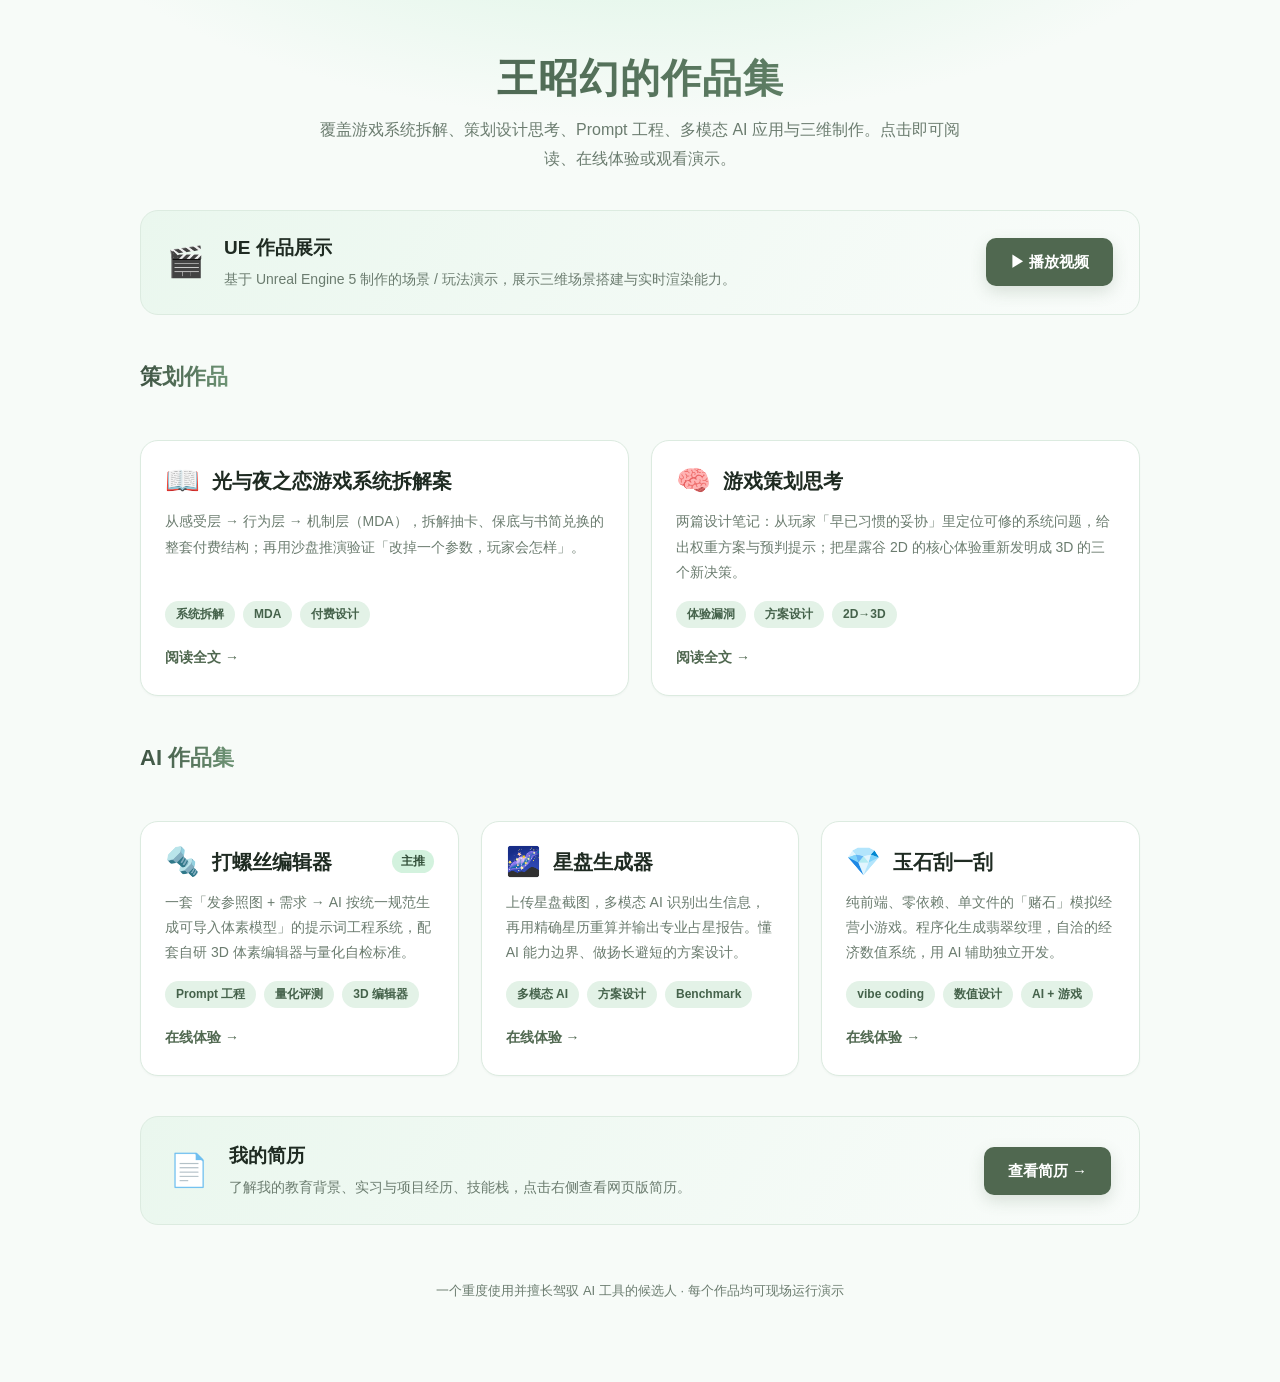
<file: index.html>
<!DOCTYPE html>
<html lang="zh-CN">
<head>
<meta charset="UTF-8">
<meta name="viewport" content="width=device-width, initial-scale=1.0">
<title>作品集 · AI 方向</title>
<style>
:root{
  --paper:#F7FBF8; --card:#FFFFFF; --tint:#EDF7EF; --tint-2:#E3F2E7;
  --deco:#D3F2DE; --sage:#99C39E; --deep:#506850; --deep-2:#3F5442;
  --ink:#1F2B22; --body-text:#3F4E43; --muted:#6B7C6F;
  --line:#DCEBE0; --line-2:#CBE1D1; --accent:#506850; --accent2:#5C7F64;
  --tag-text:#45624B;
}
*{box-sizing:border-box;margin:0;padding:0}
html{scroll-behavior:smooth}
body{
  font-family:-apple-system,BlinkMacSystemFont,"Segoe UI","PingFang SC","Hiragino Sans GB","Microsoft YaHei",sans-serif;
  background:radial-gradient(1000px 460px at 50% -12%,var(--deco) 0%,rgba(211,242,222,0) 62%) no-repeat,var(--paper);
  color:var(--ink);min-height:100vh;line-height:1.6;padding:52px 20px 80px;
  -webkit-font-smoothing:antialiased;color-scheme:light;
}
.wrap{max-width:1000px;margin:0 auto}
header{text-align:center;margin-bottom:12px}
h1{
  font-size:40px;font-weight:800;letter-spacing:1px;line-height:1.3;
  background:linear-gradient(90deg,#3E5343,#6E9475);
  -webkit-background-clip:text;background-clip:text;color:transparent;
}
.sub{color:var(--muted);font-size:16px;margin-top:12px;max-width:660px;margin-left:auto;margin-right:auto;line-height:1.8}
.cards{margin-top:44px;display:grid;gap:22px;grid-template-columns:repeat(auto-fit,minmax(280px,1fr))}
.card{
  display:flex;flex-direction:column;text-decoration:none;color:inherit;
  background:var(--card);border:1px solid var(--line);border-radius:18px;
  padding:26px 24px;transition:.25s ease;position:relative;
  box-shadow:0 1px 2px rgba(63,84,66,.04);
}
.card:hover{transform:translateY(-6px);border-color:var(--sage);box-shadow:0 16px 32px rgba(63,84,66,.12)}
.card .top{display:flex;align-items:center;gap:12px;margin-bottom:14px}
.icon{font-size:28px;line-height:1}
.card h2{font-size:20px;font-weight:700;color:var(--ink);line-height:1.4}
.star{font-size:12px;color:#33503A;background:var(--deco);padding:2px 9px;border-radius:20px;margin-left:auto;font-weight:700;white-space:nowrap}
.desc{color:var(--muted);font-size:14px;flex:1;line-height:1.8}
.tags{margin-top:16px;display:flex;flex-wrap:wrap;gap:8px}
.tag{font-size:12px;color:var(--tag-text);background:var(--tint-2);padding:4px 11px;border-radius:20px;font-weight:600}
.go{margin-top:18px;color:var(--deep);font-size:14px;font-weight:600;display:flex;align-items:center;gap:6px;transition:gap .2s ease}
.card:hover .go{gap:12px}
.resume{
  margin-top:40px;display:flex;align-items:center;gap:20px;flex-wrap:wrap;
  background:linear-gradient(120deg,#EAF7EE,#F9FCFA);
  border:1px solid var(--line);border-radius:18px;padding:24px 28px;
}
.resume .r-icon{font-size:32px}
.resume .r-text{flex:1;min-width:200px}
.resume h3{font-size:19px;font-weight:700;margin-bottom:4px;color:var(--ink)}
.resume p{color:var(--muted);font-size:14px;line-height:1.8}
.btn{
  display:inline-flex;align-items:center;gap:8px;text-decoration:none;
  background:var(--deep);color:#fff;font-weight:600;font-size:15px;
  padding:12px 24px;border-radius:10px;transition:.25s ease;
  box-shadow:0 6px 16px rgba(80,104,80,.18);
}
.btn:hover{background:var(--deep-2);transform:translateY(-2px);box-shadow:0 10px 22px rgba(80,104,80,.26)}
footer{text-align:center;margin-top:56px;color:var(--muted);font-size:13px}
footer a{color:var(--deep);text-decoration:none}
.section-title{
  margin-top:44px;margin-bottom:2px;font-size:22px;font-weight:800;
  background:linear-gradient(90deg,#3E5343,#6E9475);
  -webkit-background-clip:text;background-clip:text;-webkit-text-fill-color:transparent;
  display:inline-block;
}
.video-bar{
  margin-top:22px;display:flex;align-items:center;gap:20px;flex-wrap:wrap;
  background:linear-gradient(120deg,#EAF7EE,#F9FCFA);
  border:1px solid var(--line);border-radius:18px;padding:22px 26px;
  cursor:pointer;transition:.25s ease;
}
.video-bar:first-of-type{margin-top:36px}
.video-bar:hover{transform:translateY(-3px);border-color:var(--sage);box-shadow:0 14px 28px rgba(63,84,66,.12)}
.video-bar .v-icon{font-size:30px}
.video-bar .v-text{flex:1;min-width:200px}
.video-bar .v-text h3{font-size:19px;font-weight:700;margin-bottom:4px;color:var(--ink)}
.video-bar .v-text p{color:var(--muted);font-size:14px;line-height:1.8}
.video-bar .v-btn{
  display:inline-flex;align-items:center;gap:8px;
  background:var(--deep);color:#fff;font-weight:600;font-size:15px;
  padding:12px 24px;border-radius:10px;white-space:nowrap;transition:.25s ease;
  box-shadow:0 6px 16px rgba(80,104,80,.18);
}
.video-bar:hover .v-btn{background:var(--deep-2);transform:translateY(-2px);box-shadow:0 10px 22px rgba(80,104,80,.26)}
.modal{
  position:fixed;inset:0;background:rgba(31,43,34,.5);backdrop-filter:blur(4px);
  display:none;align-items:center;justify-content:center;z-index:100;padding:24px;
}
.modal.open{display:flex}
.modal-box{width:100%;max-width:900px;background:var(--card);border:1px solid var(--line);border-radius:18px;overflow:hidden;box-shadow:0 30px 60px rgba(20,35,24,.3)}
.modal-head{display:flex;align-items:center;padding:16px 20px;border-bottom:1px solid var(--line)}
.modal-head h3{font-size:17px;font-weight:700;color:var(--ink)}
.modal-close{margin-left:auto;background:none;border:none;color:var(--muted);font-size:26px;cursor:pointer;line-height:1;padding:0 4px}
.modal-close:hover{color:var(--ink)}
.modal-body{background:#0F1F14}
.modal-body video{width:100%;max-height:70vh;display:block}
.modal-empty{color:var(--muted);font-size:15px;text-align:center;padding:60px 20px;background:var(--card)}
@media(max-width:600px){
  body{padding:34px 16px 70px}
  h1{font-size:30px}
  .card h2{font-size:18px}
}
</style>
</head>
<body>
<div class="wrap">
  <header>
    <h1>王昭幻的作品集</h1>
    <p class="sub">覆盖游戏系统拆解、策划设计思考、Prompt 工程、多模态 AI 应用与三维制作。点击即可阅读、在线体验或观看演示。</p>
  </header>

  <div class="video-bar" data-src="./UE5demo.mp4" data-title="UE 作品演示">
    <span class="v-icon">🎬</span>
    <div class="v-text">
      <h3>UE 作品展示</h3>
      <p>基于 Unreal Engine 5 制作的场景 / 玩法演示，展示三维场景搭建与实时渲染能力。</p>
    </div>
    <span class="v-btn">▶ 播放视频</span>
  </div>

  <h2 class="section-title">策划作品</h2>

  <div class="cards">
    <a class="card" href="./case-love/">
      <div class="top">
        <span class="icon">📖</span>
        <h2>光与夜之恋游戏系统拆解案</h2>
      </div>
      <p class="desc">从感受层 → 行为层 → 机制层（MDA），拆解抽卡、保底与书简兑换的整套付费结构；再用沙盘推演验证「改掉一个参数，玩家会怎样」。</p>
      <div class="tags"><span class="tag">系统拆解</span><span class="tag">MDA</span><span class="tag">付费设计</span></div>
      <span class="go">阅读全文 →</span>
    </a>

    <a class="card" href="./thinking/">
      <div class="top">
        <span class="icon">🧠</span>
        <h2>游戏策划思考</h2>
      </div>
      <p class="desc">两篇设计笔记：从玩家「早已习惯的妥协」里定位可修的系统问题，给出权重方案与预判提示；把星露谷 2D 的核心体验重新发明成 3D 的三个新决策。</p>
      <div class="tags"><span class="tag">体验漏洞</span><span class="tag">方案设计</span><span class="tag">2D→3D</span></div>
      <span class="go">阅读全文 →</span>
    </a>
  </div>

  <h2 class="section-title">AI 作品集</h2>

  <div class="cards">
    <a class="card" href="./screw/">
      <div class="top">
        <span class="icon">🔩</span>
        <h2>打螺丝编辑器</h2>
        <span class="star">主推</span>
      </div>
      <p class="desc">一套「发参照图 + 需求 → AI 按统一规范生成可导入体素模型」的提示词工程系统，配套自研 3D 体素编辑器与量化自检标准。</p>
      <div class="tags"><span class="tag">Prompt 工程</span><span class="tag">量化评测</span><span class="tag">3D 编辑器</span></div>
      <span class="go">在线体验 →</span>
    </a>

    <a class="card" href="./astro/">
      <div class="top">
        <span class="icon">🌌</span>
        <h2>星盘生成器</h2>
      </div>
      <p class="desc">上传星盘截图，多模态 AI 识别出生信息，再用精确星历重算并输出专业占星报告。懂 AI 能力边界、做扬长避短的方案设计。</p>
      <div class="tags"><span class="tag">多模态 AI</span><span class="tag">方案设计</span><span class="tag">Benchmark</span></div>
      <span class="go">在线体验 →</span>
    </a>

    <a class="card" href="./jade/">
      <div class="top">
        <span class="icon">💎</span>
        <h2>玉石刮一刮</h2>
      </div>
      <p class="desc">纯前端、零依赖、单文件的「赌石」模拟经营小游戏。程序化生成翡翠纹理，自洽的经济数值系统，用 AI 辅助独立开发。</p>
      <div class="tags"><span class="tag">vibe coding</span><span class="tag">数值设计</span><span class="tag">AI + 游戏</span></div>
      <span class="go">在线体验 →</span>
    </a>
  </div>

  <div class="resume">
    <span class="r-icon">📄</span>
    <div class="r-text">
      <h3>我的简历</h3>
      <p>了解我的教育背景、实习与项目经历、技能栈，点击右侧查看网页版简历。</p>
    </div>
    <a class="btn" href="./resume.html">查看简历 →</a>
  </div>

  <footer>
    一个重度使用并擅长驾驭 AI 工具的候选人 · 每个作品均可现场运行演示
  </footer>
</div>

<div class="modal" id="videoModal">
  <div class="modal-box">
    <div class="modal-head">
      <h3 id="modalTitle">作品演示</h3>
      <button class="modal-close" id="modalClose" aria-label="关闭">×</button>
    </div>
    <div class="modal-body" id="modalBody"></div>
  </div>
</div>

<script>
  (function(){
    var modal=document.getElementById('videoModal');
    var body=document.getElementById('modalBody');
    var titleEl=document.getElementById('modalTitle');
    function close(){
      modal.classList.remove('open');
      body.innerHTML='';
    }
    document.querySelectorAll('.video-bar').forEach(function(bar){
      bar.addEventListener('click',function(){
        var src=bar.getAttribute('data-src');
        titleEl.textContent=bar.getAttribute('data-title')||'作品演示';
        // 探测视频是否存在
        var probe=document.createElement('video');
        probe.src=src;probe.preload='metadata';
        probe.onloadedmetadata=function(){
          body.innerHTML='';
          var v=document.createElement('video');
          v.src=src;v.controls=true;v.autoplay=true;v.playsInline=true;
          body.appendChild(v);
        };
        probe.onerror=function(){
          body.innerHTML='<div class="modal-empty">该作品视频尚未上传<br>（把视频命名为 '+src.replace('./','')+' 放到 portfolio 目录即可）</div>';
        };
        body.innerHTML='<div class="modal-empty">加载中…</div>';
        modal.classList.add('open');
      });
    });
    document.getElementById('modalClose').addEventListener('click',close);
    modal.addEventListener('click',function(e){ if(e.target===modal) close(); });
    document.addEventListener('keydown',function(e){ if(e.key==='Escape') close(); });
  })();
</script>
</body>
</html>
</file>
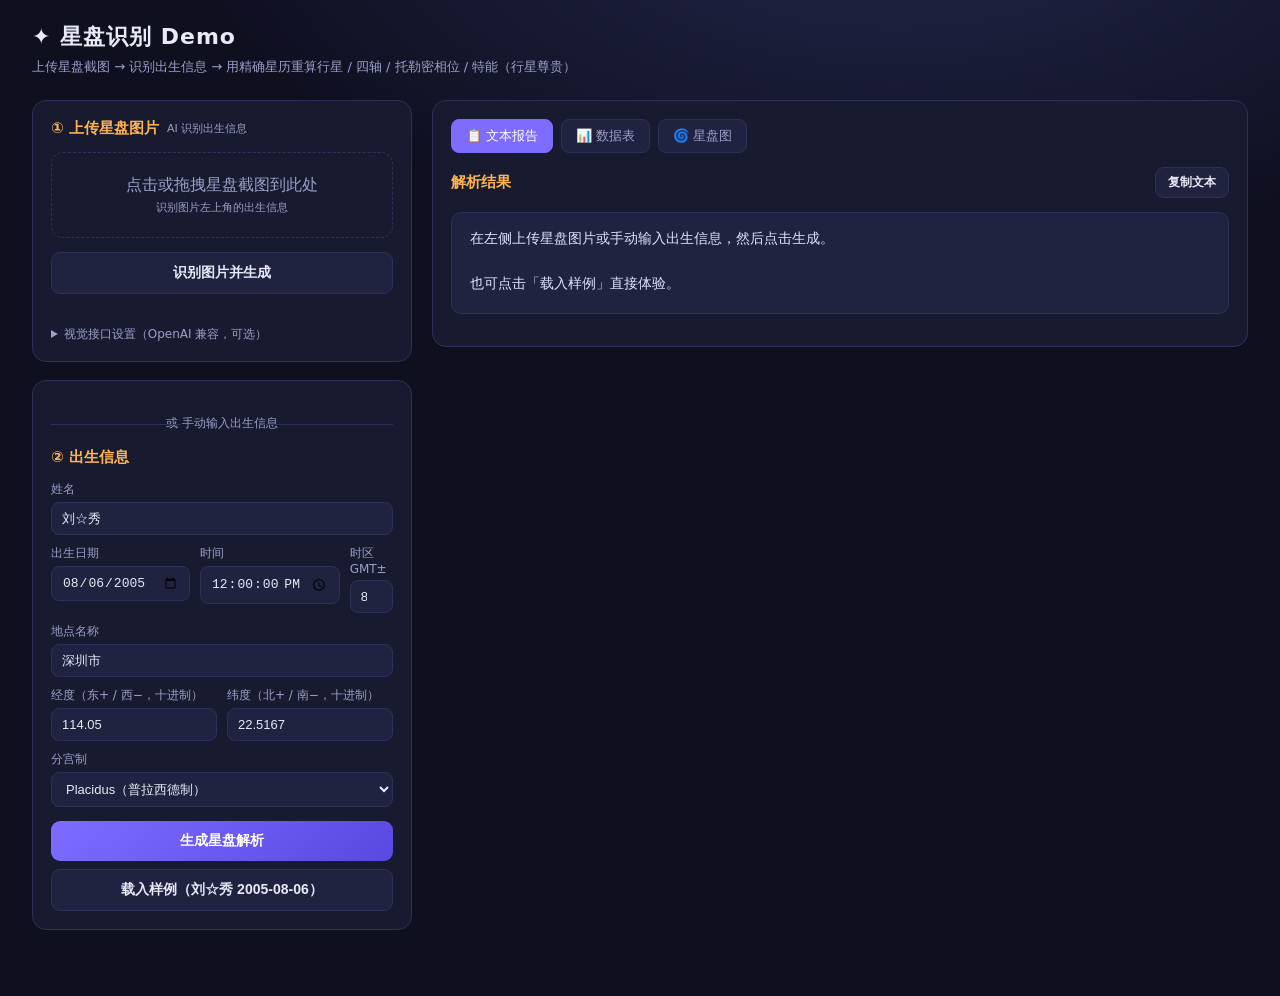
<file: astro/index.html>
<!DOCTYPE html>
<html lang="zh-CN">

<head>
  <meta charset="UTF-8" />
  <meta name="viewport" content="width=device-width, initial-scale=1.0" />
  <title>星盘识别 Demo · 本命盘解析</title>
  <link rel="stylesheet" href="css/style.css" />
</head>

<body>
  <header>
    <h1>✦ 星盘识别 Demo</h1>
    <p>上传星盘截图 → 识别出生信息 → 用精确星历重算行星 / 四轴 / 托勒密相位 / 特能（行星尊贵）</p>
  </header>

  <div class="container">
    <!-- 左侧：输入 -->
    <div>
      <div class="card">
        <h2>① 上传星盘图片 <span class="tag">AI 识别出生信息</span></h2>
        <div class="drop" id="drop">
          <div id="dropHint">点击或拖拽星盘截图到此处<br /><span class="small">识别图片左上角的出生信息</span></div>
          <img id="preview" style="display:none" alt="preview" />
        </div>
        <input type="file" id="file" accept="image/*" style="display:none" />
        <button id="btnRecognize" class="secondary">识别图片并生成</button>
        <div class="status" id="visionStatus"></div>

        <details class="adv">
          <summary>视觉接口设置（OpenAI 兼容，可选）</summary>
          <label>Base URL</label>
          <input id="apiBase" placeholder="https://api.openai.com/v1" />
          <label>API Key</label>
          <input id="apiKey" type="password" placeholder="sk-..." />
          <label>模型（需支持视觉）</label>
          <input id="apiModel" placeholder="gpt-4o / qwen-vl-max / glm-4v ..." />
          <div class="small" style="margin-top:6px">未配置时可直接用下方手动输入。设置仅保存在本地浏览器。</div>
        </details>
      </div>

      <div class="card">
        <div class="divider">或 手动输入出生信息</div>
        <h2>② 出生信息</h2>
        <label>姓名</label>
        <input id="name" />
        <div class="row3">
          <div><label>出生日期</label><input id="date" type="date" /></div>
          <div><label>时间</label><input id="time" type="time" step="1" /></div>
          <div><label>时区 GMT±</label><input id="tz" type="number" step="0.5" /></div>
        </div>
        <label>地点名称</label>
        <input id="place" />
        <div class="row2">
          <div><label>经度（东+ / 西−，十进制）</label><input id="lon" type="number" step="0.0001" /></div>
          <div><label>纬度（北+ / 南−，十进制）</label><input id="lat" type="number" step="0.0001" /></div>
        </div>
        <label>分宫制</label>
        <select id="houseSystem">
          <option value="Placidus">Placidus（普拉西德制）</option>
        </select>
        <button id="btnCompute">生成星盘解析</button>
        <button id="btnSample" class="secondary" style="margin-top:8px">载入样例（刘☆秀 2005-08-06）</button>
      </div>
    </div>

    <!-- 右侧：结果 -->
    <div>
      <div class="card">
        <div class="tabs">
          <div class="tab active" data-tab="report">📋 文本报告</div>
          <div class="tab" data-tab="tables">📊 数据表</div>
          <div class="tab" data-tab="wheel">🌀 星盘图</div>
        </div>

        <div class="tabpage active" id="page-report">
          <div class="toolbar">
            <h2>解析结果</h2>
            <button class="secondary copybtn" id="btnCopy">复制文本</button>
          </div>
          <pre class="report" id="report">在左侧上传星盘图片或手动输入出生信息，然后点击生成。

也可点击「载入样例」直接体验。</pre>
        </div>

        <div class="tabpage" id="page-tables">
          <div id="tables"></div>
        </div>

        <div class="tabpage" id="page-wheel">
          <div class="chart-wrap"><canvas id="wheel" width="560" height="560"></canvas></div>
        </div>
      </div>
    </div>
  </div>

  <script src="js/astronomy.browser.js"></script>
  <script src="js/astro-engine.js"></script>
  <script src="js/report.js"></script>
  <script src="js/vision.js"></script>
  <script src="js/wheel.js"></script>
  <script src="js/app.js"></script>
</body>

</html>
</file>
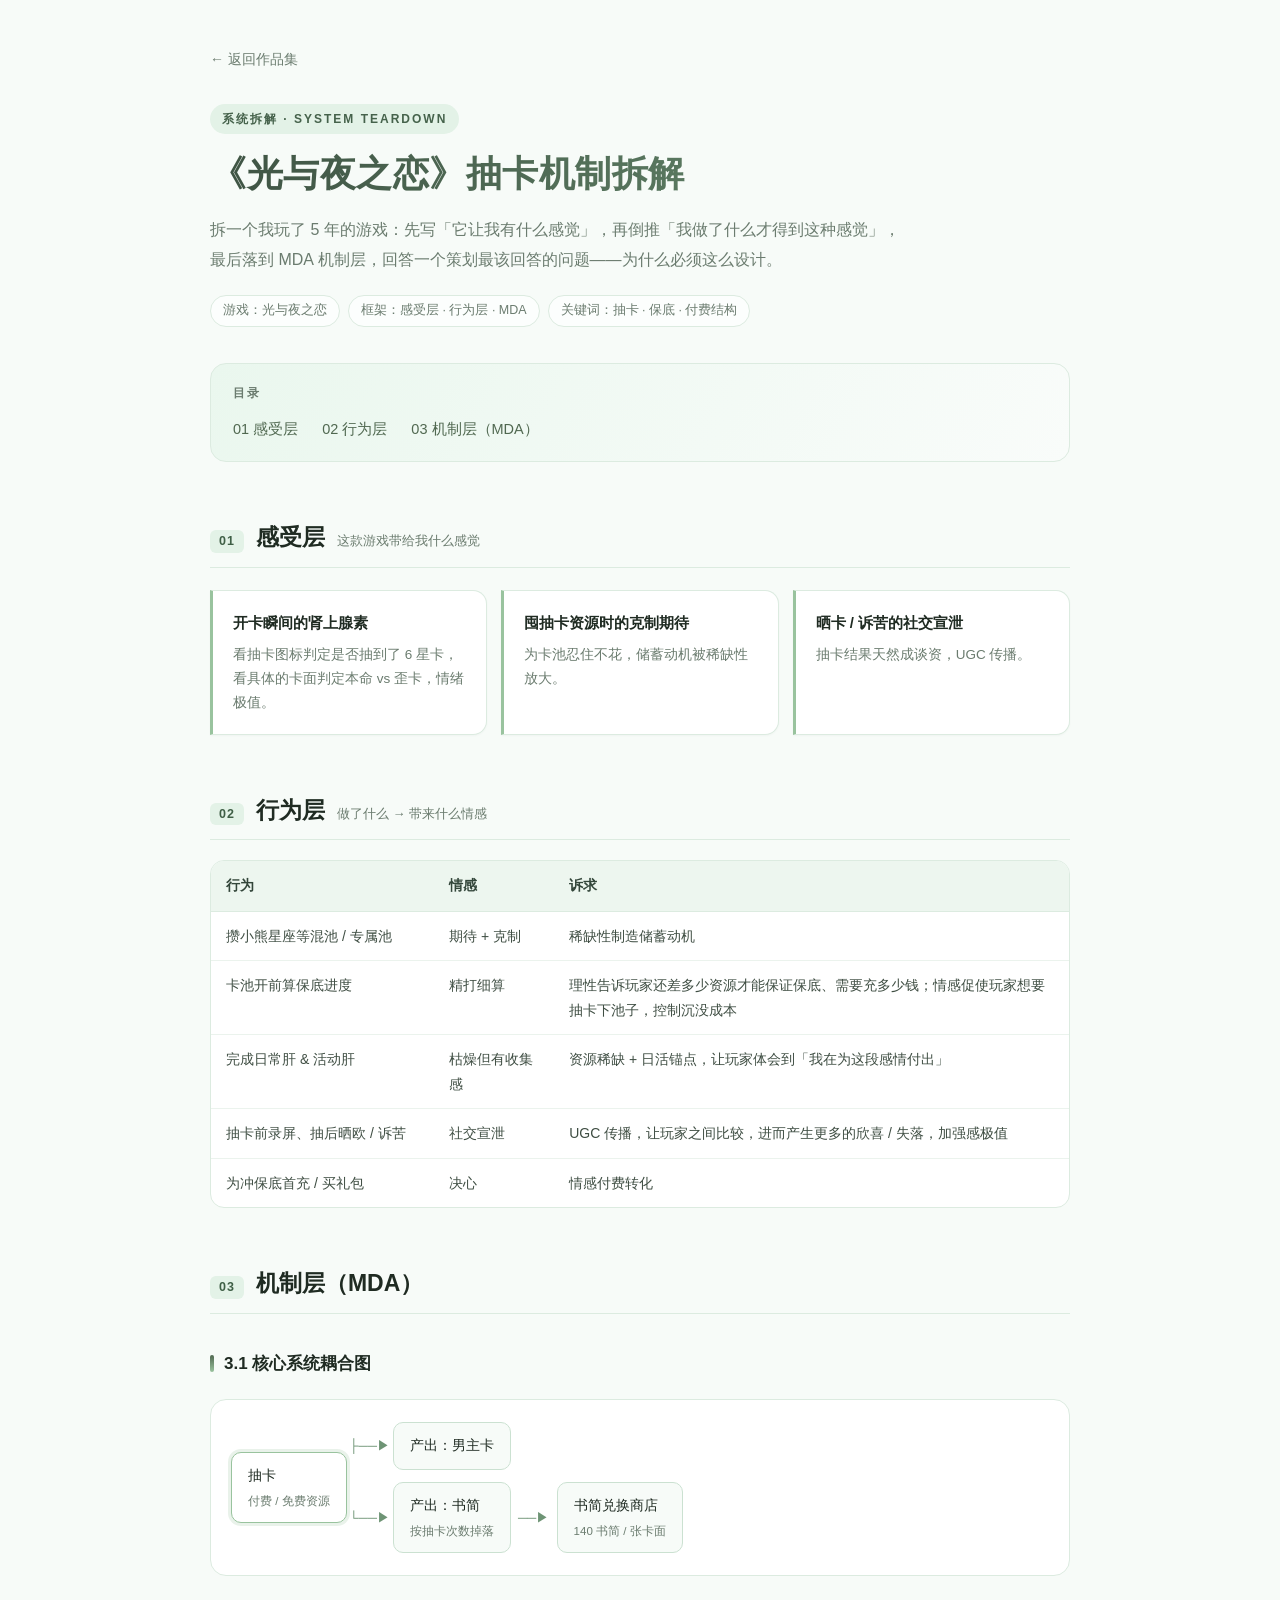
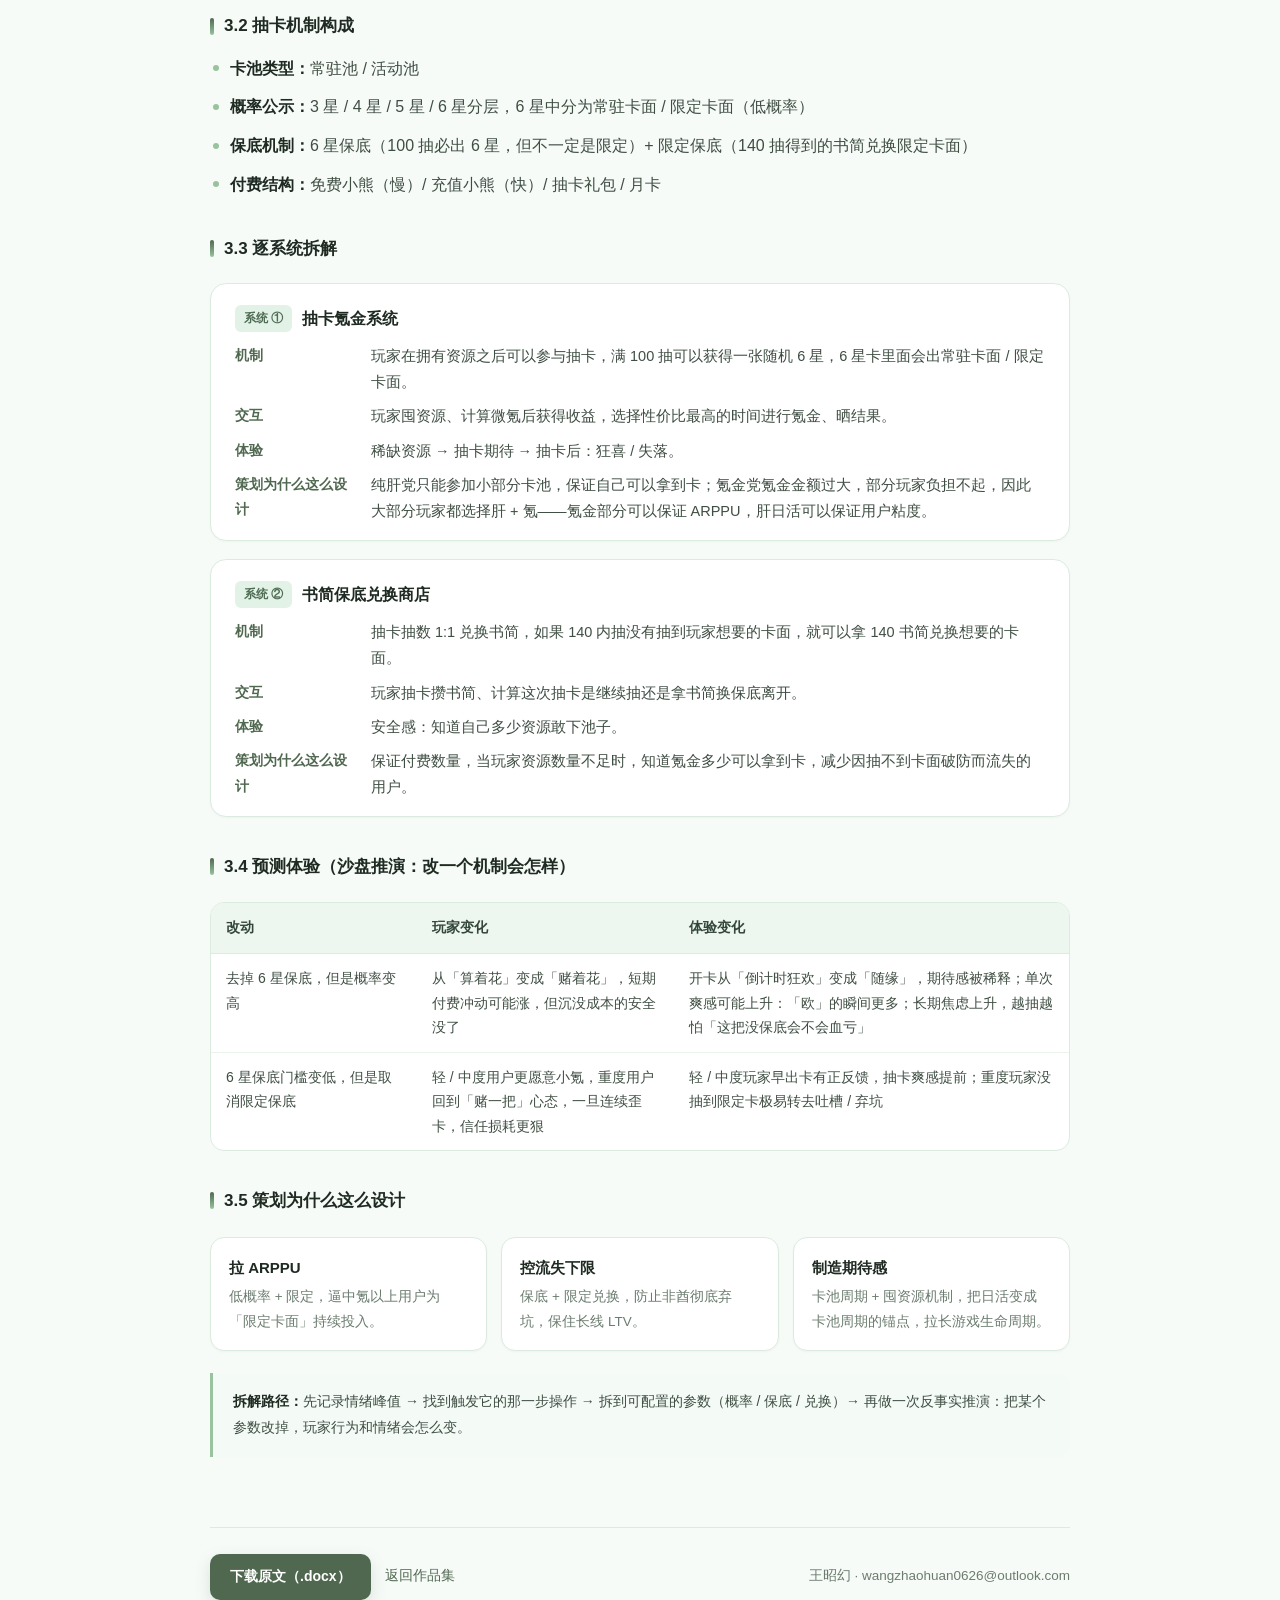
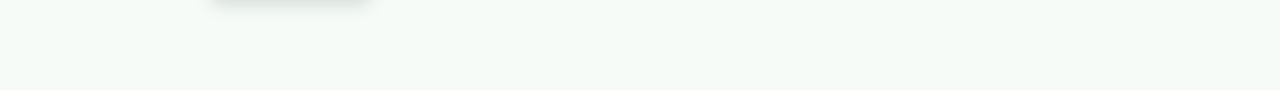
<file: case-love/index.html>
<!DOCTYPE html>
<html lang="zh-CN">
<head>
<meta charset="UTF-8">
<meta name="viewport" content="width=device-width, initial-scale=1.0">
<title>《光与夜之恋》抽卡机制拆解 · 王昭幻的作品集</title>
<meta name="description" content="从感受层、行为层到 MDA 机制层，拆解《光与夜之恋》的抽卡、保底与书简兑换体系，并推演改动机制后的玩家体验变化。">
<style>
:root{
  --paper:#F7FBF8; --card:#FFFFFF; --tint:#EDF7EF; --tint-2:#E3F2E7;
  --deco:#D3F2DE; --sage:#99C39E; --deep:#506850; --deep-2:#3F5442;
  --ink:#1F2B22; --body-text:#3F4E43; --muted:#6B7C6F;
  --line:#DCEBE0; --line-2:#CBE1D1; --accent:#506850; --accent2:#5C7F64;
  --tag-text:#45624B;
}
*{box-sizing:border-box;margin:0;padding:0}
html{scroll-behavior:smooth}
body{
  font-family:-apple-system,BlinkMacSystemFont,"Segoe UI","PingFang SC","Hiragino Sans GB","Microsoft YaHei",sans-serif;
  background:radial-gradient(1000px 460px at 50% -12%,var(--deco) 0%,rgba(211,242,222,0) 62%) no-repeat,var(--paper);
  color:var(--ink);line-height:1.85;padding:44px 20px 90px;
  -webkit-font-smoothing:antialiased;color-scheme:light;
}
.wrap{max-width:860px;margin:0 auto}
a{color:var(--deep);text-decoration:none}
a:hover{text-decoration:underline}
.back{display:inline-block;font-size:14px;color:var(--muted);margin-bottom:30px}
.back:hover{color:var(--deep);text-decoration:none}
.kicker{display:inline-block;font-size:12px;letter-spacing:2px;color:var(--tag-text);background:var(--tint-2);padding:4px 12px;border-radius:20px;margin-bottom:16px;font-weight:600}
h1{
  font-size:36px;line-height:1.35;font-weight:800;letter-spacing:.5px;
  background:linear-gradient(90deg,#3E5343,#6E9475);
  -webkit-background-clip:text;background-clip:text;color:transparent;
}
.lede{color:var(--muted);font-size:16px;margin-top:16px;max-width:700px;line-height:1.9}
.meta{display:flex;flex-wrap:wrap;gap:8px;margin-top:20px}
.meta span{font-size:12.5px;color:var(--muted);border:1px solid var(--line);border-radius:20px;padding:3px 12px;background:rgba(255,255,255,.7)}
.toc{
  margin:36px 0 8px;padding:18px 22px;border:1px solid var(--line);border-radius:16px;
  background:linear-gradient(120deg,#EAF7EE,#F9FCFA);
}
.toc b{display:block;font-size:12px;letter-spacing:1.5px;color:var(--muted);font-weight:600;margin-bottom:10px}
.toc ol{list-style:none;display:flex;flex-wrap:wrap;gap:8px 24px}
.toc a{font-size:14.5px}
section{margin-top:58px}
h2{
  font-size:23px;display:flex;align-items:baseline;gap:12px;flex-wrap:wrap;
  padding-bottom:12px;border-bottom:1px solid var(--line);line-height:1.5;color:var(--ink);
}
h2 .num{font-size:12.5px;font-weight:700;color:#3F5F46;background:var(--tint-2);padding:2px 9px;border-radius:6px;letter-spacing:1px}
h2 small{font-size:13px;font-weight:400;color:var(--muted)}
h3{font-size:17px;margin:34px 0 10px;color:var(--ink);display:flex;align-items:center;gap:10px}
h3::before{content:"";flex:none;width:4px;height:17px;border-radius:2px;background:linear-gradient(180deg,var(--deep),var(--sage))}
p{margin:11px 0;color:var(--body-text)}
strong{color:var(--ink);font-weight:600}
ul.clean{list-style:none;margin:12px 0}
ul.clean li{position:relative;padding-left:20px;margin:9px 0;color:var(--body-text)}
ul.clean li::before{content:"";position:absolute;left:3px;top:.72em;width:6px;height:6px;border-radius:50%;background:var(--sage)}
.game{font-size:13.5px;color:var(--muted);margin:-4px 0 8px}
.feels{display:grid;grid-template-columns:repeat(auto-fit,minmax(230px,1fr));gap:14px;margin:22px 0 6px}
.feel{background:var(--card);border:1px solid var(--line);border-left:3px solid var(--sage);border-radius:0 14px 14px 0;padding:18px 20px;box-shadow:0 1px 2px rgba(63,84,66,.04)}
.feel h4{font-size:15px;margin-bottom:6px;color:var(--ink)}
.feel p{font-size:13.5px;color:var(--muted);margin:0;line-height:1.8}
.tw{overflow-x:auto;margin:20px 0;border:1px solid var(--line);border-radius:14px;background:var(--card)}
table{width:100%;border-collapse:collapse;font-size:14px;min-width:560px}
th{text-align:left;background:#EDF6EF;color:#33463A;font-weight:600;padding:12px 15px;border-bottom:1px solid var(--line);white-space:nowrap}
td{padding:12px 15px;border-bottom:1px solid #EBF3ED;vertical-align:top;color:var(--body-text);line-height:1.75}
tbody tr:last-child td{border-bottom:none}
tbody tr:hover td{background:#F6FBF7}
td.k{color:var(--ink);font-weight:600;white-space:nowrap}
td.w{color:var(--deep);font-weight:700;white-space:nowrap;text-align:right}
.diagram-wrap{overflow-x:auto;margin:20px 0;padding:22px 20px;background:var(--card);border:1px solid var(--line);border-radius:16px}
.diagram{display:grid;grid-template-columns:max-content 46px max-content 46px max-content;gap:12px 0;align-items:center;min-width:640px}
.dg-src{grid-row:1 / span 2;align-self:center}
.dg-a{color:#6E9475;font-size:13px;text-align:center}
.dg-box{background:#F7FBF8;border:1px solid var(--line-2);border-radius:10px;padding:10px 16px;font-size:14px;color:var(--ink);display:inline-flex;flex-direction:column;gap:2px}
.dg-box small{font-size:11.5px;color:var(--muted)}
.dg-box.hl{border-color:var(--sage);box-shadow:0 0 0 3px rgba(153,195,158,.22);background:#fff}
.sys{background:var(--card);border:1px solid var(--line);border-radius:16px;padding:20px 24px 16px;margin:18px 0;box-shadow:0 1px 2px rgba(63,84,66,.04)}
.sys-head{display:flex;align-items:center;gap:10px;margin-bottom:6px}
.sys-no{font-size:12px;color:#4E6B53;background:var(--tint-2);border-radius:6px;padding:2px 9px;font-weight:700}
.sys-head h4{font-size:16px;color:var(--ink)}
.kv{display:grid;grid-template-columns:118px 1fr;gap:8px 18px;margin:10px 0 0}
.kv dt{color:var(--deep);font-size:14px;font-weight:600}
.kv dd{color:var(--body-text);font-size:14.5px;line-height:1.8}
.why{display:grid;grid-template-columns:repeat(auto-fit,minmax(240px,1fr));gap:14px;margin:20px 0}
.why div{background:var(--card);border:1px solid var(--line);border-radius:14px;padding:16px 18px;box-shadow:0 1px 2px rgba(63,84,66,.04)}
.why b{display:block;color:var(--ink);font-size:15px;margin-bottom:4px}
.why p{font-size:13.5px;color:var(--muted);margin:0;line-height:1.8}
.quote{margin:20px 0;padding:20px 24px;border-left:3px solid var(--sage);background:linear-gradient(90deg,#EDF7EF,#F9FCFA);border-radius:0 14px 14px 0;font-size:16px;color:#2F3E33;line-height:1.9}
.quote b{display:block;font-size:11.5px;letter-spacing:1.5px;color:var(--deep);font-weight:600;margin-bottom:6px}
.stat{display:flex;align-items:center;gap:18px;flex-wrap:wrap;margin:20px 0;padding:18px 22px;border:1px solid #CDE5D3;background:#F2FAF4;border-radius:14px}
.stat .n{font-size:26px;font-weight:800;color:var(--deep);line-height:1.2;letter-spacing:.5px}
.stat .t{font-size:13.5px;color:var(--muted);flex:1;min-width:200px;line-height:1.7}
.mock{display:grid;grid-template-columns:repeat(auto-fit,minmax(250px,1fr));gap:12px;margin:18px 0}
.mock div{background:#F7FBF8;border:1px solid var(--line);border-radius:12px;padding:14px 16px;font-size:13.5px;color:var(--body-text)}
.mock b{display:block;font-size:12px;color:var(--muted);font-weight:500;margin-bottom:6px}
.mock .ok{color:#2E7A44;font-weight:600}
.mock .warn{color:#8F6413;font-weight:600}
.benefits{display:grid;grid-template-columns:repeat(auto-fit,minmax(240px,1fr));gap:12px;margin:18px 0}
.benefits div{background:#F7FBF8;border:1px solid var(--line);border-radius:12px;padding:14px 16px;font-size:13.5px;color:var(--body-text);line-height:1.75}
.benefits span{color:var(--deep);font-weight:700;margin-right:4px}
.invent{background:var(--card);border:1px solid var(--line);border-radius:16px;padding:20px 22px;margin:14px 0;box-shadow:0 1px 2px rgba(63,84,66,.04)}
.invent h4{font-size:15.5px;color:var(--ink);margin-bottom:12px;display:flex;gap:8px;align-items:center;flex-wrap:wrap}
.invent h4 i{font-style:normal;font-size:11.5px;color:#4E6B53;background:var(--tint-2);border-radius:5px;padding:2px 8px;font-weight:700}
.invent dl{display:grid;grid-template-columns:88px 1fr;gap:8px 16px;margin:0}
.invent dt{font-size:13px;color:var(--deep);font-weight:600}
.invent dd{font-size:14px;color:var(--body-text);line-height:1.8}
.split{display:grid;grid-template-columns:1fr 1fr;gap:14px;margin:18px 0}
.split>div{background:var(--card);border:1px solid var(--line);border-radius:14px;padding:18px 20px;box-shadow:0 1px 2px rgba(63,84,66,.04)}
.split h4{font-size:14px;margin-bottom:10px;display:flex;align-items:center;gap:8px;color:var(--ink)}
.split .drop h4{color:#A6483F}
.split .up h4{color:#2E7A44}
.split ul{list-style:none}
.split li{position:relative;padding-left:16px;margin:8px 0;font-size:13.5px;color:var(--body-text);line-height:1.75}
.split li::before{content:"·";position:absolute;left:2px;color:var(--sage)}
.note{margin:22px 0;padding:16px 20px;border-left:3px solid var(--sage);background:#F4FAF6;border-radius:0 12px 12px 0;font-size:14px;color:var(--body-text)}
footer{margin-top:70px;padding-top:26px;border-top:1px solid var(--line);display:flex;flex-wrap:wrap;gap:14px;align-items:center;color:var(--muted);font-size:13.5px}
.btn{display:inline-flex;align-items:center;gap:8px;background:var(--deep);color:#fff;font-weight:600;font-size:14px;padding:10px 20px;border-radius:10px;transition:.2s ease;box-shadow:0 6px 16px rgba(80,104,80,.18)}
.btn:hover{text-decoration:none;color:#fff;background:var(--deep-2);transform:translateY(-2px);box-shadow:0 10px 22px rgba(80,104,80,.26)}
@media(max-width:600px){
  body{padding:30px 16px 70px}
  h1{font-size:26px}
  .kv{grid-template-columns:1fr;gap:2px 0}
  .kv dd{margin-bottom:10px}
  .sys{padding:18px}
  .toc{padding:16px 18px}
  .split{grid-template-columns:1fr}
  .invent dl{grid-template-columns:1fr}
  .invent dd{margin-bottom:8px}
  .stat .n{font-size:22px}
}
</style>
</head>
<body>
<div class="wrap">

  <a class="back" href="../">← 返回作品集</a>

  <header>
    <div class="kicker">系统拆解 · SYSTEM TEARDOWN</div>
    <h1>《光与夜之恋》抽卡机制拆解</h1>
    <p class="lede">拆一个我玩了 5 年的游戏：先写「它让我有什么感觉」，再倒推「我做了什么才得到这种感觉」，最后落到 MDA 机制层，回答一个策划最该回答的问题——为什么必须这么设计。</p>
    <div class="meta">
      <span>游戏：光与夜之恋</span>
      <span>框架：感受层 · 行为层 · MDA</span>
      <span>关键词：抽卡 · 保底 · 付费结构</span>
    </div>
  </header>

  <nav class="toc">
    <b>目录</b>
    <ol>
      <li><a href="#feel">01 感受层</a></li>
      <li><a href="#act">02 行为层</a></li>
      <li><a href="#mech">03 机制层（MDA）</a></li>
    </ol>
  </nav>

  <section id="feel">
    <h2><span class="num">01</span>感受层<small>这款游戏带给我什么感觉</small></h2>
    <div class="feels">
      <div class="feel">
        <h4>开卡瞬间的肾上腺素</h4>
        <p>看抽卡图标判定是否抽到了 6 星卡，看具体的卡面判定本命 vs 歪卡，情绪极值。</p>
      </div>
      <div class="feel">
        <h4>囤抽卡资源时的克制期待</h4>
        <p>为卡池忍住不花，储蓄动机被稀缺性放大。</p>
      </div>
      <div class="feel">
        <h4>晒卡 / 诉苦的社交宣泄</h4>
        <p>抽卡结果天然成谈资，UGC 传播。</p>
      </div>
    </div>
  </section>

  <section id="act">
    <h2><span class="num">02</span>行为层<small>做了什么 → 带来什么情感</small></h2>
    <div class="tw">
      <table>
        <thead>
          <tr><th style="width:26%">行为</th><th style="width:14%">情感</th><th>诉求</th></tr>
        </thead>
        <tbody>
          <tr><td>攒小熊星座等混池 / 专属池</td><td>期待 + 克制</td><td>稀缺性制造储蓄动机</td></tr>
          <tr><td>卡池开前算保底进度</td><td>精打细算</td><td>理性告诉玩家还差多少资源才能保证保底、需要充多少钱；情感促使玩家想要抽卡下池子，控制沉没成本</td></tr>
          <tr><td>完成日常肝 &amp; 活动肝</td><td>枯燥但有收集感</td><td>资源稀缺 + 日活锚点，让玩家体会到「我在为这段感情付出」</td></tr>
          <tr><td>抽卡前录屏、抽后晒欧 / 诉苦</td><td>社交宣泄</td><td>UGC 传播，让玩家之间比较，进而产生更多的欣喜 / 失落，加强感极值</td></tr>
          <tr><td>为冲保底首充 / 买礼包</td><td>决心</td><td>情感付费转化</td></tr>
        </tbody>
      </table>
    </div>
  </section>

  <section id="mech">
    <h2><span class="num">03</span>机制层（MDA）</h2>

    <h3>3.1 核心系统耦合图</h3>
    <div class="diagram-wrap">
      <div class="diagram">
        <div class="dg-src dg-box hl">抽卡<small>付费 / 免费资源</small></div>
        <div class="dg-a">├──▶</div>
        <div class="dg-box">产出：男主卡</div>
        <div class="dg-a"></div>
        <div class="dg-a"></div>
        <div class="dg-a">└──▶</div>
        <div class="dg-box">产出：书简<small>按抽卡次数掉落</small></div>
        <div class="dg-a">──▶</div>
        <div class="dg-box">书简兑换商店<small>140 书简 / 张卡面</small></div>
      </div>
    </div>

    <h3>3.2 抽卡机制构成</h3>
    <ul class="clean">
      <li><strong>卡池类型：</strong>常驻池 / 活动池</li>
      <li><strong>概率公示：</strong>3 星 / 4 星 / 5 星 / 6 星分层，6 星中分为常驻卡面 / 限定卡面（低概率）</li>
      <li><strong>保底机制：</strong>6 星保底（100 抽必出 6 星，但不一定是限定）+ 限定保底（140 抽得到的书简兑换限定卡面）</li>
      <li><strong>付费结构：</strong>免费小熊（慢）/ 充值小熊（快）/ 抽卡礼包 / 月卡</li>
    </ul>

    <h3>3.3 逐系统拆解</h3>

    <div class="sys">
      <div class="sys-head"><span class="sys-no">系统 ①</span><h4>抽卡氪金系统</h4></div>
      <dl class="kv">
        <dt>机制</dt>
        <dd>玩家在拥有资源之后可以参与抽卡，满 100 抽可以获得一张随机 6 星，6 星卡里面会出常驻卡面 / 限定卡面。</dd>
        <dt>交互</dt>
        <dd>玩家囤资源、计算微氪后获得收益，选择性价比最高的时间进行氪金、晒结果。</dd>
        <dt>体验</dt>
        <dd>稀缺资源 → 抽卡期待 → 抽卡后：狂喜 / 失落。</dd>
        <dt>策划为什么这么设计</dt>
        <dd>纯肝党只能参加小部分卡池，保证自己可以拿到卡；氪金党氪金金额过大，部分玩家负担不起，因此大部分玩家都选择肝 + 氪——氪金部分可以保证 ARPPU，肝日活可以保证用户粘度。</dd>
      </dl>
    </div>

    <div class="sys">
      <div class="sys-head"><span class="sys-no">系统 ②</span><h4>书简保底兑换商店</h4></div>
      <dl class="kv">
        <dt>机制</dt>
        <dd>抽卡抽数 1:1 兑换书简，如果 140 内抽没有抽到玩家想要的卡面，就可以拿 140 书简兑换想要的卡面。</dd>
        <dt>交互</dt>
        <dd>玩家抽卡攒书简、计算这次抽卡是继续抽还是拿书简换保底离开。</dd>
        <dt>体验</dt>
        <dd>安全感：知道自己多少资源敢下池子。</dd>
        <dt>策划为什么这么设计</dt>
        <dd>保证付费数量，当玩家资源数量不足时，知道氪金多少可以拿到卡，减少因抽不到卡面破防而流失的用户。</dd>
      </dl>
    </div>

    <h3>3.4 预测体验（沙盘推演：改一个机制会怎样）</h3>
    <div class="tw">
      <table>
        <thead><tr><th style="width:24%">改动</th><th style="width:30%">玩家变化</th><th>体验变化</th></tr></thead>
        <tbody>
          <tr>
            <td>去掉 6 星保底，但是概率变高</td>
            <td>从「算着花」变成「赌着花」，短期付费冲动可能涨，但沉没成本的安全没了</td>
            <td>开卡从「倒计时狂欢」变成「随缘」，期待感被稀释；单次爽感可能上升：「欧」的瞬间更多；长期焦虑上升，越抽越怕「这把没保底会不会血亏」</td>
          </tr>
          <tr>
            <td>6 星保底门槛变低，但是取消限定保底</td>
            <td>轻 / 中度用户更愿意小氪，重度用户回到「赌一把」心态，一旦连续歪卡，信任损耗更狠</td>
            <td>轻 / 中度玩家早出卡有正反馈，抽卡爽感提前；重度玩家没抽到限定卡极易转去吐槽 / 弃坑</td>
          </tr>
        </tbody>
      </table>
    </div>

    <h3>3.5 策划为什么这么设计</h3>
    <div class="why">
      <div><b>拉 ARPPU</b><p>低概率 + 限定，逼中氪以上用户为「限定卡面」持续投入。</p></div>
      <div><b>控流失下限</b><p>保底 + 限定兑换，防止非酋彻底弃坑，保住长线 LTV。</p></div>
      <div><b>制造期待感</b><p>卡池周期 + 囤资源机制，把日活变成卡池周期的锚点，拉长游戏生命周期。</p></div>
    </div>

    <div class="note">
      <strong>拆解路径：</strong>先记录情绪峰值 → 找到触发它的那一步操作 → 拆到可配置的参数（概率 / 保底 / 兑换）→ 再做一次反事实推演：把某个参数改掉，玩家行为和情绪会怎么变。
    </div>
  </section>

  <footer>
    <a class="btn" href="光与夜之恋游戏系统拆解案.docx" download>下载原文（.docx）</a>
    <a href="../">返回作品集</a>
    <span style="margin-left:auto">王昭幻 · wangzhaohuan0626@outlook.com</span>
  </footer>

</div>
</body>
</html>
</file>
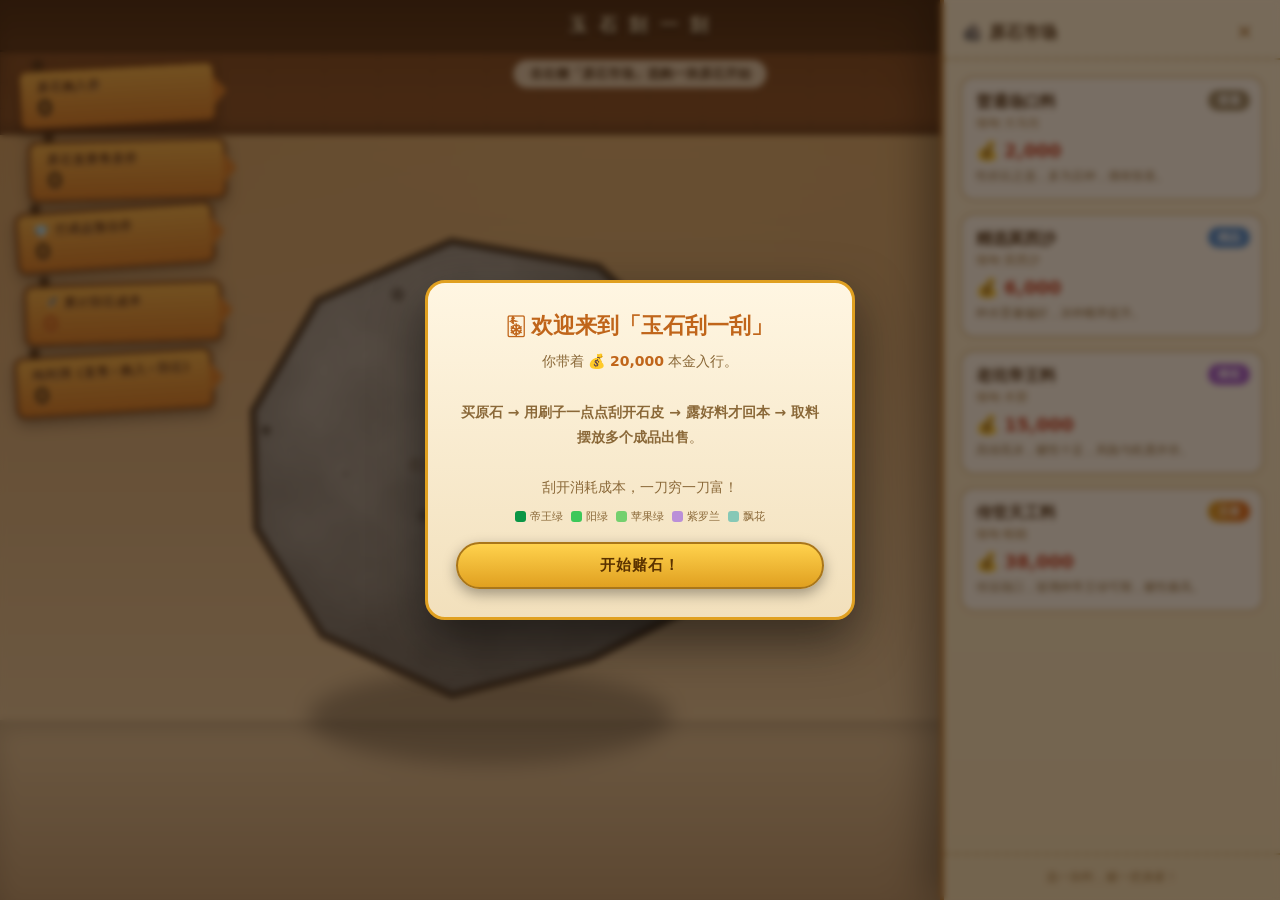
<file: jade/index.html>
<!DOCTYPE html>
<html lang="zh-CN">
<head>
<meta charset="UTF-8">
<meta name="viewport" content="width=device-width, initial-scale=1.0">
<title>玉石刮一刮 · 翡翠原石</title>
<style>
  :root{
    --wood:#c8823c; --wood-d:#8a4f1e; --wood-l:#e6a95c; --gold:#ffd24d; --green:#3fae4a;
    --paper:#fff4dc; --ink:#4a2f14; --red:#e05a3c;
  }
  *{box-sizing:border-box;margin:0;padding:0}
  html,body{height:100%;overflow:hidden}
  body{font-family:"PingFang SC","Microsoft YaHei",system-ui,sans-serif;user-select:none;
    background:#2a1a0e;color:#4a2f14}
  /* 古风店铺场景背景 */
  #scene{position:fixed;inset:0;
    background:
      radial-gradient(120% 60% at 50% 6%, rgba(255,220,150,.35), transparent 60%),
      linear-gradient(180deg,#7c4a22 0%, #a2673a 14%, #c89a63 15%, #e7cfa9 100%);
  }
  #scene::before{ /* 上部砖墙 */
    content:"";position:absolute;top:0;left:0;right:0;height:15%;
    background:
      repeating-linear-gradient(0deg, rgba(0,0,0,.08) 0 1px, transparent 1px 26px),
      repeating-linear-gradient(90deg, rgba(0,0,0,.10) 0 1px, transparent 1px 54px),
      linear-gradient(180deg,#6f3f1c,#8a5228);
    box-shadow:inset 0 -8px 16px rgba(0,0,0,.3);
  }
  #scene::after{ /* 地面木纹 */
    content:"";position:absolute;bottom:0;left:0;right:0;height:20%;
    background:linear-gradient(180deg, rgba(140,90,40,.0), rgba(120,74,30,.4));
    box-shadow:inset 0 10px 20px rgba(0,0,0,.15);
  }
  canvas{position:fixed;inset:0;display:block;width:100%;height:100%;z-index:2}

  /* 顶部标题栏 */
  #titlebar{position:fixed;top:0;left:0;right:0;z-index:6;height:52px;display:flex;align-items:center;justify-content:center;
    background:linear-gradient(180deg,rgba(60,34,14,.9),rgba(60,34,14,.6));color:#ffe9c0;font-weight:800;letter-spacing:3px;font-size:18px;
    text-shadow:0 2px 4px #000;border-bottom:2px solid rgba(0,0,0,.3)}
  #asset{position:fixed;top:9px;right:16px;z-index:7;background:rgba(0,0,0,.35);border:1px solid rgba(255,210,120,.5);
    border-radius:20px;padding:6px 16px;color:var(--gold);font-weight:800;font-size:15px}
  #asset small{color:#ffe9c0;font-weight:500;font-size:11px;margin-right:5px}

  /* 左上三块价格木牌（仿截图斜挂） */
  #signs{position:fixed;top:70px;left:18px;z-index:6;display:flex;flex-direction:column;gap:10px}
  .sign{position:relative;background:linear-gradient(180deg,#f2b24a,#d97e28);border:3px solid #7a3f15;
    border-radius:10px;padding:8px 20px 8px 16px;min-width:150px;box-shadow:0 6px 14px rgba(0,0,0,.35);
    transform:rotate(-3deg);transform-origin:left center}
  .sign:nth-child(2){transform:rotate(-1.5deg) translateX(10px)}
  .sign:nth-child(3){transform:rotate(-4deg) translateX(-2px)}
  .sign:nth-child(4){transform:rotate(-2deg) translateX(6px)}
  .sign:nth-child(5){transform:rotate(-3.5deg) translateX(-3px)}
  .sign .val.spend{color:#c85a1a}
  .sign::before{content:"";position:absolute;top:-11px;left:14px;width:9px;height:9px;border-radius:50%;
    background:#4a2f14;box-shadow:0 0 0 3px rgba(0,0,0,.15)}
  .sign .lab{font-size:12px;color:#5a2c0a;font-weight:700;letter-spacing:1px;text-shadow:0 1px 0 rgba(255,255,255,.3)}
  .sign .val{font-size:22px;font-weight:900;line-height:1.05;text-shadow:0 1px 0 rgba(255,255,255,.25)}
  .sign .val.pos{color:#166b1e}.sign .val.neg{color:#c02a12}.sign .val.cost{color:#3a2410}
  .sign::after{content:"";position:absolute;right:-13px;top:50%;transform:translateY(-50%);
    border-top:16px solid transparent;border-bottom:16px solid transparent;border-left:14px solid #d97e28}

  /* 左下 AI 提示 */
  #aibox{position:fixed;left:18px;bottom:120px;z-index:6;width:270px;padding:12px 14px;border-radius:14px;
    background:rgba(60,34,14,.82);color:#ffe9c0;border:1px solid rgba(255,210,120,.4);box-shadow:0 6px 16px rgba(0,0,0,.4);display:none}
  #aibox .hd{font-size:12px;color:var(--gold);font-weight:800;margin-bottom:5px}
  #aibox .tx{font-size:12.5px;line-height:1.7}#aibox .em{color:#7cf08a;font-weight:800}#aibox .warn{color:#ffcf6b;font-weight:800}

  /* 底部工具条（刷子大小） */
  #dock{position:fixed;left:50%;bottom:16px;transform:translateX(-50%);z-index:7;display:flex;align-items:center;gap:14px;flex-wrap:wrap;justify-content:center;max-width:96vw}
  .brushbar{display:flex;align-items:center;gap:12px;background:linear-gradient(180deg,#b5762f,#8a5220);
    border:3px solid #5a3210;border-radius:30px;padding:8px 18px;box-shadow:0 6px 16px rgba(0,0,0,.4)}
  .brushbar .rb{width:34px;height:34px;border-radius:50%;background:#f2c869;border:2px solid #7a3f15;color:#5a2c0a;
    font-size:22px;font-weight:900;display:flex;align-items:center;justify-content:center;cursor:pointer;line-height:1}
  .brushbar .rb:active{transform:scale(.92)}
  .brushbar input[type=range]{-webkit-appearance:none;width:180px;height:12px;border-radius:8px;
    background:linear-gradient(90deg,#5a3210,#c89a63);outline:none}
  .brushbar input[type=range]::-webkit-slider-thumb{-webkit-appearance:none;width:26px;height:26px;border-radius:50%;
    background:radial-gradient(circle at 35% 30%,#fff2c8,#e0a63e);border:2px solid #7a3f15;cursor:pointer;box-shadow:0 2px 6px rgba(0,0,0,.4)}
  .brushbar .lbl{color:#ffe9c0;font-size:11px;font-weight:700;min-width:52px;text-align:center}

  button{font-family:inherit;cursor:pointer;border:none;border-radius:24px;padding:12px 22px;font-size:15px;font-weight:800;color:#fff;letter-spacing:1px;
    background:linear-gradient(180deg,#54c15e,#2f8a3a);border:2px solid #1f6b28;box-shadow:0 5px 14px rgba(0,0,0,.35);transition:.14s}
  button:hover{filter:brightness(1.06);transform:translateY(-2px)}button:active{transform:translateY(0)}
  button:disabled{opacity:.45;cursor:not-allowed;filter:grayscale(.5);transform:none}
  button .c{display:block;font-size:11px;font-weight:600;opacity:.9;margin-top:1px}
  button.gold{background:linear-gradient(180deg,#ffd24d,#e0a020);border-color:#a9761a;color:#5a3200}
  button.wood{background:linear-gradient(180deg,#c8823c,#8a4f1e);border-color:#5a3210;color:#fff2d8}
  button.red{background:linear-gradient(180deg,#f0785c,#c0331a);border-color:#8a2410}

  #hint{position:fixed;left:50%;top:60px;transform:translateX(-50%);z-index:5;color:#4a2f14;font-size:13px;font-weight:600;
    background:rgba(255,244,220,.75);padding:5px 16px;border-radius:16px;pointer-events:none}

  /* 右侧面板 */
  #panel{position:fixed;top:0;right:0;bottom:0;width:340px;max-width:88vw;z-index:8;transform:translateX(105%);
    transition:transform .38s cubic-bezier(.2,.8,.2,1);display:flex;flex-direction:column;
    background:linear-gradient(180deg,#fdf1d6,#f3e0b8);border-left:4px solid #b5762f;box-shadow:-14px 0 40px rgba(0,0,0,.4);color:#4a2f14}
  #panel.open{transform:translateX(0)}
  #panel .ph{padding:18px 18px 12px;font-size:17px;font-weight:900;border-bottom:2px dashed #c8a86a;display:flex;justify-content:space-between;align-items:center}
  #panel .ph .x{cursor:pointer;font-size:20px;color:#a06a2a;background:none;border:none;box-shadow:none;padding:2px 8px}
  #panel .pb{padding:16px;overflow-y:auto;flex:1}
  #panel .pf{padding:14px 16px;border-top:2px dashed #c8a86a}
  #panel .pb::-webkit-scrollbar{width:8px}#panel .pb::-webkit-scrollbar-thumb{background:#c8a86a;border-radius:8px}

  .stone-card{border-radius:14px;padding:14px;margin-bottom:12px;cursor:pointer;transition:.15s;border:2px solid #d9be8a;background:#fffaf0;position:relative;overflow:hidden}
  .stone-card:hover{border-color:var(--green);transform:translateY(-2px)}
  .stone-card .t{font-size:16px;font-weight:900}.stone-card .s{font-size:12px;color:#a07840;margin:2px 0 8px}
  .stone-card .p{color:#c0331a;font-weight:900;font-size:18px}.stone-card .d{font-size:12px;color:#8a6838;margin-top:6px;line-height:1.5}
  .stone-card .tag{position:absolute;top:12px;right:12px;font-size:11px;padding:3px 10px;border-radius:10px;font-weight:800;color:#fff}
  .tag-normal{background:#9a8a6a}.tag-fine{background:#4a8ad0}.tag-rare{background:#a05ad0}.tag-king{background:linear-gradient(90deg,#e0a020,#e0651a)}

  .infocard{border:2px solid #d9be8a;background:#fffaf0;border-radius:12px;padding:12px;margin-bottom:12px}
  .infocard .it{font-size:12px;color:#a07840;margin-bottom:6px;font-weight:700}
  .info-row{display:flex;justify-content:space-between;padding:4px 0;font-size:14px}.info-row .v{font-weight:800}

  .prod{display:flex;align-items:center;gap:10px;border:2px solid #d9be8a;border-radius:12px;padding:10px 12px;margin-bottom:10px;cursor:pointer;transition:.15s;background:#fffaf0}
  .prod:hover{border-color:var(--green)}.prod.sel{border-color:#e0a020;background:#fff6df}
  .prod .ic{width:40px;height:40px;flex:none;border-radius:10px;background:#f0e4c8;display:flex;align-items:center;justify-content:center;font-size:22px}
  .prod .mn{font-weight:800;font-size:14px}.prod .mh{font-size:11px;color:#a07840;margin-top:2px}

  .placed-item{display:flex;justify-content:space-between;align-items:center;border:2px solid #d9be8a;border-radius:10px;padding:8px 12px;margin-bottom:8px;font-size:13px;background:#fffaf0}
  .placed-item .pv{color:#166b1e;font-weight:900}.placed-item .del{cursor:pointer;color:var(--red);margin-left:8px;font-weight:900}
  .total{display:flex;justify-content:space-between;align-items:baseline;margin-bottom:10px}
  .total .tl{font-size:13px;color:#a07840}.total .tv{font-size:26px;font-weight:900;color:#166b1e}
  .empty{color:#a07840;text-align:center;padding:32px 12px;font-size:13px;line-height:1.8}

  #toast{position:fixed;top:70px;left:50%;transform:translateX(-50%) translateY(-16px);z-index:50;padding:11px 22px;border-radius:14px;font-weight:800;color:#fff;
    opacity:0;pointer-events:none;transition:.3s;background:#3a8a44;box-shadow:0 8px 24px rgba(0,0,0,.4)}
  #toast.show{opacity:1;transform:translateX(-50%) translateY(0)}#toast.bad{background:#c0331a}#toast.gold{background:#e0a020;color:#5a3200}

  /* 刮到裂缝：纯利润处飘落的“↓1000”（比数字大、80%透明度） */
  .crackfx{position:fixed;z-index:9;pointer-events:none;font-weight:900;color:#c02a12;opacity:.8;
    font-size:48px;line-height:1;text-shadow:0 3px 6px rgba(0,0,0,.45);white-space:nowrap;
    animation:crackFloat 1.15s ease-out forwards}
  @keyframes crackFloat{0%{transform:translateY(2px) scale(.9);opacity:.8}
    18%{transform:translateY(-4px) scale(1.05);opacity:.8}
    100%{transform:translateY(-54px) scale(1);opacity:0}}

  .mask{position:fixed;inset:0;z-index:80;background:rgba(30,18,8,.6);backdrop-filter:blur(3px);display:none;align-items:center;justify-content:center}
  .mask.show{display:flex}
  .modal{width:430px;max-width:90vw;border-radius:20px;padding:28px;text-align:center;background:linear-gradient(180deg,#fff6e2,#f2e0bc);border:3px solid #e0a020;box-shadow:0 20px 50px rgba(0,0,0,.5);color:#4a2f14}
  .modal h2{font-size:22px;color:#c0651a;margin-bottom:8px}.modal p{color:#8a6838;line-height:1.8;font-size:14px}
  .modal .big{font-size:42px;font-weight:900;color:#166b1e;margin:12px 0}
  .modal .btns{display:flex;gap:12px;margin-top:18px}.modal .btns button{flex:1}
  .legend{display:flex;flex-wrap:wrap;gap:8px;justify-content:center;font-size:11px;color:#8a6838;margin-top:8px}
  .legend span{display:inline-flex;align-items:center;gap:4px}.legend i{width:11px;height:11px;border-radius:3px}
</style>
</head>
<body>
  <div id="scene"></div>
  <canvas id="game"></canvas>

  <div id="titlebar">玉 石 刮 一 刮</div>
  <div id="asset"><small>资产</small><span id="assetVal">0</span></div>

  <div id="signs">
    <div class="sign"><div class="lab">原石购入价</div><div class="val cost" id="sgCost">0</div></div>
    <div class="sign"><div class="lab">原石直接售卖价</div><div class="val" id="sgNow">???</div></div>
    <div class="sign"><div class="lab">💎 打成品预估价</div><div class="val" id="sgCraft">???</div></div>
    <div class="sign"><div class="lab">🖌️ 累计刮石成本</div><div class="val" id="sgScrape">0</div></div>
    <div class="sign"><div class="lab">纯利润 (直售−购入−刮石)</div><div class="val" id="sgProfit">—</div></div>
  </div>

  <div id="hint"></div>
  <div id="dock"></div>

  <div id="panel">
    <div class="ph"><span id="panelTitle">原石市场</span><button class="x" id="panelClose">✕</button></div>
    <div class="pb" id="panelBody"></div>
    <div class="pf" id="panelFoot"></div>
  </div>

  <div id="toast"></div>
  <div class="mask" id="mask"><div class="modal" id="modal"></div></div>

<script>
"use strict";
const $=s=>document.querySelector(s);
function rand(a,b){return a+Math.random()*(b-a);}
function randi(a,b){return Math.floor(rand(a,b+1));}
function clamp(v,a,b){return v<a?a:(v>b?b:v);}
function lerp(a,b,t){return a+(b-a)*t;}
function fmt(n){n=Math.round(n);return (n<0?'-':'')+Math.abs(n).toLocaleString('en-US');}

/* ---------- 数据表 ---------- */
const SEEDS=[{name:'豆种',coef:1.0,qmax:0.30},{name:'糯种',coef:2.0,qmax:0.55},{name:'冰种',coef:4.0,qmax:0.80},{name:'玻璃种',coef:7.5,qmax:1.01}];
function seedOf(q){for(const s of SEEDS)if(q<s.qmax)return s;return SEEDS[3];}
const COLORS={
  none:{name:'无色',coef:0.5,rgb:[224,230,222]},
  floating:{name:'飘花',coef:1.4,rgb:[134,200,182]},
  purple:{name:'紫罗兰',coef:2.6,rgb:[186,143,216]},
  apple:{name:'苹果绿',coef:3.2,rgb:[116,208,110]},
  yang:{name:'阳绿',coef:5.0,rgb:[60,200,90]},
  emperor:{name:'帝王绿',coef:9.0,rgb:[10,150,70]},
};
const STONES=[
  {key:'normal',t:'普通场口料',s:'缅甸·大马坎',price:2000,tag:'tag-normal',tn:'普通',d:'性价比之选，多为豆种，偶有惊喜。',blobs:[2,3],qbias:0,rare:0.05},
  {key:'fine',t:'精选莫西沙',s:'缅甸·莫西沙',price:6000,tag:'tag-fine',tn:'精品',d:'种水普遍偏好，冰种概率提升。',blobs:[2,4],qbias:0.18,rare:0.18},
  {key:'rare',t:'老坑帝王料',s:'缅甸·木那',price:15000,tag:'tag-rare',tn:'稀有',d:'高绿高冰，赌性十足，风险与机遇并存。',blobs:[3,4],qbias:0.32,rare:0.38},
  {key:'king',t:'传世天工料',s:'缅甸·帕敢',price:38000,tag:'tag-king',tn:'王者',d:'传说场口，玻璃种帝王绿可期，赌性极高。',blobs:[3,5],qbias:0.46,rare:0.62},
];
const MODELS={
  ring:{name:'戒指面',hint:'小蛋面·易出',base:1300,icon:'💍',shape:'ellipse',rx:2.5,ry:3.5},
  peace:{name:'平安扣',hint:'圆环带孔·中等',base:2600,icon:'⭕',shape:'ring',r:6,hole:2.4},
  pendant:{name:'挂件牌',hint:'方牌·中等',base:3400,icon:'🔲',shape:'rect',w:9,h:12},
  bangle:{name:'玉镯',hint:'大件·难出·价高',base:7000,icon:'⚪',shape:'ring',r:12,hole:8},
};
const PHASE={SHOP:'SHOP',SCRAPE:'SCRAPE',CRAFT:'CRAFT'};
const GRID=52;                 // 石头/翡翠网格
const VALUE_SCALE=0.55;        // 翡翠单格价值系数（下调以提高亏本概率）
const SCRAPE_PER=2.6;          // 每露出一格的刮石成本
const CRACK_PENALTY=1000;      // 刮到裂缝：每次赔钱额（纯利润扣减）
const CRACK_COOLDOWN=500;      // 连续拖动刮裂缝的扣钱冷却(ms)，避免一次刮出大量扣钱

const G={coin:20000,phase:PHASE.SHOP,stone:null,inventory:[],
  brush:14,craftModel:null,craftScale:1,placed:[],cursor:{x:GRID/2,y:GRID/2}};

function toast(m,k){const t=$('#toast');t.textContent=m;t.className='show'+(k?' '+k:'');clearTimeout(t._tm);t._tm=setTimeout(()=>t.className='',1800);}
/* 刮到裂缝：在“纯利润”木牌处飘一个比数字大、80%透明度的“↓1000” */
function showCrackFx(amount){
  const sign=$('#sgProfit');if(!sign)return;
  const r=sign.getBoundingClientRect();
  const el=document.createElement('div');
  el.className='crackfx';el.textContent='↓'+fmt(amount);
  el.style.left=(r.left)+'px';
  el.style.top=(r.top-6)+'px';
  document.body.appendChild(el);
  setTimeout(()=>el.remove(),1250);
}

/* ---------- 噪声 ---------- */
function fract(x){return x-Math.floor(x);}
function h3(x,y,z){return fract(Math.sin(x*127.1+y*311.7+z*74.7)*43758.5453);}
function vnoise(x,y,z){
  const xi=Math.floor(x),yi=Math.floor(y),zi=Math.floor(z);
  const xf=x-xi,yf=y-yi,zf=z-zi;
  const u=xf*xf*(3-2*xf),v=yf*yf*(3-2*yf),w=zf*zf*(3-2*zf);
  const g=(a,b,c)=>h3(xi+a,yi+b,zi+c);
  const x00=lerp(g(0,0,0),g(1,0,0),u),x10=lerp(g(0,1,0),g(1,1,0),u);
  const x01=lerp(g(0,0,1),g(1,0,1),u),x11=lerp(g(0,1,1),g(1,1,1),u);
  return lerp(lerp(x00,x10,v),lerp(x01,x11,v),w);
}
function fbm(x,y,z){let a=0,f=1,amp=0.5;for(let i=0;i<4;i++){a+=amp*vnoise(x*f,y*f,z*f);f*=2;amp*=0.5;}return a;}

/* ======================================================================
   翡翠横截面生成
   ====================================================================== */
function pickColor(q){
  const r=Math.random();
  if(q>0.75)return r<0.35?'emperor':r<0.65?'yang':r<0.85?'apple':'floating';
  if(q>0.5)return r<0.15?'emperor':r<0.4?'yang':r<0.65?'apple':r<0.8?'purple':'floating';
  if(q>0.28)return r<0.1?'yang':r<0.35?'apple':r<0.55?'purple':r<0.8?'floating':'none';
  return r<0.15?'apple':r<0.35?'floating':'none';
}
function genJade(type){
  const n=GRID*GRID;
  const q=new Float32Array(n),crack=new Uint8Array(n),jade=new Uint8Array(n);
  const col=new Array(n).fill('none');
  const nb=randi(type.blobs[0],type.blobs[1]);
  const blocks=[];
  for(let i=0;i<nb;i++){
    let cq=clamp(rand(0.05,0.7)+type.qbias,0,1);
    if(Math.random()<type.rare)cq=clamp(cq+rand(0.2,0.4),0,1);
    blocks.push({cx:rand(10,GRID-10),cy:rand(10,GRID-10),rx:rand(5,10),ry:rand(5,10),rot:rand(0,Math.PI),cq,color:pickColor(cq)});
  }
  const cosr=blocks.map(b=>Math.cos(-b.rot)),sinr=blocks.map(b=>Math.sin(-b.rot));
  for(let y=0;y<GRID;y++)for(let x=0;x<GRID;x++){
    const idx=y*GRID+x;let bestQ=0,bestC='none';
    for(let bi=0;bi<blocks.length;bi++){
      const b=blocks[bi],dx=x-b.cx,dy=y-b.cy;
      const lx=dx*cosr[bi]-dy*sinr[bi],ly=dx*sinr[bi]+dy*cosr[bi];
      const d=Math.sqrt(lx*lx/(b.rx*b.rx)+ly*ly/(b.ry*b.ry))+(vnoise(x*0.32,y*0.32,bi)-0.5)*0.26;
      if(d<1.05){const fo=clamp(1-d,0,1);const lq=b.cq*(0.45+0.55*fo);if(lq>bestQ){bestQ=lq;bestC=b.color;}}
    }
    if(bestQ>0.03){jade[idx]=1;q[idx]=bestQ;col[idx]=(bestQ<0.12&&Math.random()<0.5)?'none':bestC;}
  }
  const nc=randi(1,3);const cracks=[];
  for(let i=0;i<nc;i++){let px=rand(6,GRID-6),py=rand(6,GRID-6),ang=rand(0,6.28);const len=randi(12,26);
    const path=[{x:px,y:py}];
    for(let s=0;s<len;s++){ang+=rand(-0.45,0.45);px+=Math.cos(ang);py+=Math.sin(ang);
      path.push({x:px,y:py});
      const xi=px|0,yi=py|0;
      if(xi>=0&&xi<GRID&&yi>=0&&yi<GRID){crack[yi*GRID+xi]=1;}}
    cracks.push(path);
  }
  return {q,col,crack,jade,cracks};
}
function cellColorRGB(jd,idx){
  if(!jd.jade[idx])return [206,198,182];
  const c=COLORS[jd.col[idx]],qq=jd.q[idx];let r=c.rgb.slice();
  const t=clamp((qq-0.4)*0.8,0,0.45);
  return [lerp(r[0],255,t),lerp(r[1],255,t),lerp(r[2],255,t)];
}
function cellValue(jd,idx){
  if(!jd.jade[idx])return 0;
  const s=seedOf(jd.q[idx]),c=COLORS[jd.col[idx]];
  let v=6*s.coef*c.coef*(0.6+jd.q[idx]);
  if(jd.crack[idx])v*=0.15;
  return v;
}
function renderJadeCanvas(jd,px){
  const cvs=document.createElement('canvas');cvs.width=GRID*px;cvs.height=GRID*px;const x=cvs.getContext('2d');
  for(let gy=0;gy<GRID;gy++)for(let gx=0;gx<GRID;gx++){
    const idx=gy*GRID+gx;const c=cellColorRGB(jd,idx);
    x.fillStyle=`rgb(${c[0]|0},${c[1]|0},${c[2]|0})`;x.fillRect(gx*px,gy*px,px+1,px+1);
    if(jd.jade[idx]&&jd.q[idx]>0.6){x.fillStyle=`rgba(255,255,255,${(jd.q[idx]-0.6)*0.45})`;x.beginPath();x.arc(gx*px+px*0.5,gy*px+px*0.5,px*0.42,0,7);x.fill();}
  }
  // 真实发丝状裂纹（连续平滑细线 + 微高光）
  x.lineCap='round';x.lineJoin='round';
  (jd.cracks||[]).forEach(path=>{
    if(path.length<2)return;
    const draw=(off,color,w)=>{
      x.beginPath();x.moveTo(path[0].x*px, path[0].y*px+off);
      for(let i=1;i<path.length-1;i++){
        const mx=(path[i].x+path[i+1].x)/2*px, my=(path[i].y+path[i+1].y)/2*px+off;
        x.quadraticCurveTo(path[i].x*px, path[i].y*px+off, mx, my);
      }
      x.strokeStyle=color;x.lineWidth=w;x.stroke();
    };
    draw(0.6*px*0.14,'rgba(255,255,255,.28)',Math.max(1,px*0.10)); // 高光偏移
    draw(0,'rgba(35,22,12,.55)',Math.max(1.2,px*0.16));           // 主裂纹
  });
  return cvs;
}

/* ======================================================================
   石头 & 刮开
   ====================================================================== */
const cv=$('#game'),ctx=cv.getContext('2d');
let box={x:0,y:0,w:0,h:0};
let outline=[];       // 石头轮廓(canvas坐标)

function makeOutline(cx,cy,R,seed){
  const pts=[];const N=randi(11,15);
  for(let i=0;i<N;i++){
    const a=i/N*Math.PI*2;
    const r=R*(0.78+0.30*fbm(Math.cos(a)*1.6+seed,Math.sin(a)*1.6,seed*0.7));
    pts.push([cx+Math.cos(a)*r*1.08, cy+Math.sin(a)*r*0.92]);
  }
  return pts;
}
function pip(px,py,pts){let c=false;for(let i=0,j=pts.length-1;i<pts.length;j=i++){const xi=pts[i][0],yi=pts[i][1],xj=pts[j][0],yj=pts[j][1];if(((yi>py)!==(yj>py))&&(px<(xj-xi)*(py-yi)/(yj-yi)+xi))c=!c;}return c;}

/* 半写实石皮纹理 */
function makeSkin(w,h,seed){
  const c=document.createElement('canvas');c.width=w;c.height=h;const x=c.getContext('2d');
  const img=x.createImageData(w,h);
  for(let py=0;py<h;py++)for(let px=0;px<w;px++){
    const i=(py*w+px)*4;
    const u=px/w*5+seed,v=py/h*5;
    let n=fbm(u,v,0.5)*0.7+fbm(u*3,v*3,2.2)*0.3;
    let base=128+n*70;
    const grain=(h3(px*1.7,py*2.3,7)-0.5)*22;
    base+=grain;
    // 立体明暗：左上亮右下暗
    const shade=((px/w)*0.5+(py/h)*0.5-0.5)*-44;
    let r=base*0.92+shade, g=base*0.9+shade, b=base*0.86+shade;
    img.data[i]=clamp(r,40,235);img.data[i+1]=clamp(g,40,232);img.data[i+2]=clamp(b,40,225);img.data[i+3]=255;
  }
  x.putImageData(img,0,0);
  // 黑色斑点（截图的矿点）
  const spots=randi(14,26);
  for(let s=0;s<spots;s++){const sx=rand(0,w),sy=rand(0,h),sr=rand(2,7);
    x.fillStyle=`rgba(40,32,24,${rand(0.25,0.6)})`;x.beginPath();x.arc(sx,sy,sr,0,7);x.fill();}
  // 暗角
  const g=x.createRadialGradient(w*0.42,h*0.4,w*0.2,w*0.5,h*0.5,w*0.62);
  g.addColorStop(0,'rgba(0,0,0,0)');g.addColorStop(1,'rgba(0,0,0,.4)');
  x.fillStyle=g;x.fillRect(0,0,w,h);
  return c;
}

let skinCanvas=null,skinCtx=null,jadeCanvas=null;

function buildStone(type){
  const jd=genJade(type);
  jadeCanvas=renderJadeCanvas(jd,10);
  // 布局
  layout();
  const seed=Math.random()*100;
  const cx=box.x+box.w/2, cy=box.y+box.h/2, R=box.w*0.46;
  outline=makeOutline(cx,cy,R,seed);
  // 石皮层
  skinCanvas=document.createElement('canvas');skinCanvas.width=box.w;skinCanvas.height=box.h;
  skinCtx=skinCanvas.getContext('2d');
  const skinTex=makeSkin(box.w,box.h,seed);
  skinCtx.drawImage(skinTex,0,0);

  const market=rand(0.85,1.3),crackF=rand(0.78,1.0);
  let trueVal=0,jadeCnt=0,qsum=0,csum=0;
  for(let i=0;i<GRID*GRID;i++){trueVal+=cellValue(jd,i);if(jd.jade[i]){jadeCnt++;qsum+=jd.q[i];csum+=COLORS[jd.col[i]].coef;}}
  G.stone={type,jd,market,crackF,trueVal,jadeCnt,seed,
    avgQ:jadeCnt?qsum/jadeCnt:0,avgColorCoef:jadeCnt?csum/jadeCnt:0.5,
    revealed:new Uint8Array(GRID*GRID),scrapedCells:0,
    crackPenalty:0,lastCrackHit:0,
    purchase:type.price};
}

function layout(){
  cv.width=innerWidth;cv.height=innerHeight;
  const size=Math.min(innerWidth-380, innerHeight-200, 620);
  const s=Math.max(360,size);
  box.w=s;box.h=s;
  box.x=Math.floor((innerWidth-380-s)/2)+ (innerWidth>900?40:20);
  box.y=Math.floor((innerHeight-s)/2)+20;
}

/* 坐标：canvas -> 格子 */
function cellAt(mx,my){const gx=Math.floor((mx-box.x)/box.w*GRID),gy=Math.floor((my-box.y)/box.h*GRID);return {gx,gy};}
function cellCenter(gx,gy){return [box.x+(gx+0.5)/GRID*box.w, box.y+(gy+0.5)/GRID*box.h];}

/* 刮开 */
let scraping=false,lastX=0,lastY=0;
function scrapeAt(mx,my){
  if(!pip(mx,my,outline))return;
  const b=G.brush;
  // 擦石皮
  skinCtx.save();skinCtx.globalCompositeOperation='destination-out';
  skinCtx.beginPath();skinCtx.arc(mx-box.x,my-box.y,b,0,7);skinCtx.fill();skinCtx.restore();
  // 标记格
  const cpx=box.w/GRID;const rad=Math.ceil(b/cpx)+1;
  const {gx,gy}=cellAt(mx,my);let newCells=0,newCracks=0;
  for(let dy=-rad;dy<=rad;dy++)for(let dx=-rad;dx<=rad;dx++){
    const x=gx+dx,y=gy+dy;if(x<0||x>=GRID||y<0||y>=GRID)continue;
    const [ccx,ccy]=cellCenter(x,y);
    if((ccx-mx)**2+(ccy-my)**2<=b*b && pip(ccx,ccy,outline)){
      const idx=y*GRID+x;if(!G.stone.revealed[idx]){G.stone.revealed[idx]=1;newCells++;if(G.stone.jd.crack[idx])newCracks++;}
    }
  }
  if(newCells){G.stone.scrapedCells+=newCells;updatePrices();}
  if(newCracks){
    const now=performance.now();
    if(now-G.stone.lastCrackHit>=CRACK_COOLDOWN){
      G.stone.lastCrackHit=now;
      G.stone.crackPenalty+=CRACK_PENALTY;          // 累计裂缝罚金
      G.coin=Math.max(0,G.coin-CRACK_PENALTY);      // 实际亏钱
      $('#assetVal').textContent=fmt(G.coin);
      updatePrices();
      showCrackFx(CRACK_PENALTY);                    // 纯利润处飘“↓1000”
    }
  }
}
function scrapeLine(x0,y0,x1,y1){
  const d=Math.hypot(x1-x0,y1-y0),step=Math.max(4,G.brush*0.4);
  const n=Math.max(1,Math.floor(d/step));
  for(let i=0;i<=n;i++){scrapeAt(lerp(x0,x1,i/n),lerp(y0,y1,i/n));}
}

/* ======================================================================
   实时价格
   ====================================================================== */
function totalStoneCells(){
  // 轮廓内格子数（估算一次并缓存）
  if(G.stone._totCells)return G.stone._totCells;
  let n=0;for(let y=0;y<GRID;y++)for(let x=0;x<GRID;x++){const [cx,cy]=cellCenter(x,y);if(pip(cx,cy,outline))n++;}
  G.stone._totCells=n;return n;
}
function revealRatio(){return G.stone.scrapedCells/Math.max(1,totalStoneCells());}
const DIRECT_FACTOR=0.62;   // 整料直接售卖折价（取料加工能卖更高）
function currentPrices(){
  const s=G.stone;let val=0;
  for(let i=0;i<GRID*GRID;i++)if(s.revealed[i]&&s.jd.jade[i])val+=cellValue(s.jd,i)*VALUE_SCALE;
  const scrapeCost=Math.round(s.scrapedCells*SCRAPE_PER);
  const crackPen=s.crackPenalty||0;                          // 刮到裂缝累计赔钱
  const directSell=Math.round(val*s.market*DIRECT_FACTOR);   // 整料直接售卖价
  const profit=directSell - s.purchase - scrapeCost - crackPen; // 直接卖的纯利润(含裂缝赔钱)
  const craftEst=Math.round(val*s.market*0.4);               // 打成品预估价(校准至真实产出：受形状/翡翠率/不可重叠限制约为理论值的40%)
  return {directSell,profit,scrapeCost,crackPen,craftEst};
}
function updatePrices(){
  const s=G.stone;
  if(!s){  // 结束刮石回到市场：左侧价目牌全部归零
    $('#sgCost').textContent='0';$('#sgCost').className='val cost';
    $('#sgNow').textContent='0';$('#sgNow').className='val';
    $('#sgScrape').textContent='0';$('#sgScrape').className='val spend';
    $('#sgProfit').textContent='0';$('#sgProfit').className='val';
    $('#sgCraft').textContent='0';$('#sgCraft').className='val';
    return;
  }
  $('#sgCost').textContent=fmt(s.purchase);
  if(revealRatio()<0.01){
    $('#sgNow').textContent='???';$('#sgNow').className='val';
    $('#sgScrape').textContent='0';$('#sgScrape').className='val spend';
    $('#sgProfit').textContent='—';$('#sgProfit').className='val';
    $('#sgCraft').textContent='???';$('#sgCraft').className='val';
  }else{
    const p=currentPrices();
    $('#sgNow').textContent=fmt(p.directSell);$('#sgNow').className='val '+(p.directSell>=0?'pos':'neg');
    $('#sgScrape').textContent='-'+fmt(p.scrapeCost);$('#sgScrape').className='val spend';
    $('#sgProfit').textContent=(p.profit>=0?'+':'')+fmt(p.profit);$('#sgProfit').className='val '+(p.profit>=0?'pos':'neg');
    $('#sgCraft').textContent=fmt(p.craftEst);$('#sgCraft').className='val pos';
  }
}

/* ======================================================================
   取料（多成品）
   ====================================================================== */
function modelCells(m,cx,cy,scale){
  scale=scale||1;const cells=[];
  if(m.shape==='ellipse'){const rx=m.rx*scale,ry=m.ry*scale;for(let dy=-ry-1;dy<=ry+1;dy++)for(let dx=-rx-1;dx<=rx+1;dx++)if(dx*dx/(rx*rx)+dy*dy/(ry*ry)<=1)cells.push([Math.round(cx+dx),Math.round(cy+dy)]);}
  else if(m.shape==='ring'){const r=m.r*scale,hole=m.hole*scale;for(let dy=-r;dy<=r;dy++)for(let dx=-r;dx<=r;dx++){const d=Math.sqrt(dx*dx+dy*dy);if(d<=r&&d>=hole)cells.push([Math.round(cx+dx),Math.round(cy+dy)]);}}
  else if(m.shape==='rect'){const w=Math.round(m.w*scale),h=Math.round(m.h*scale);for(let dy=-(h>>1);dy<=(h>>1);dy++)for(let dx=-(w>>1);dx<=(w>>1);dx++)cells.push([Math.round(cx+dx),Math.round(cy+dy)]);}
  return cells;
}
/* 只统计“已刮开露出”的翡翠格（取料仍受遮挡限制） */
function evalCells(cells){
  const jd=G.stone.jd,rv=G.stone.revealed;let total=0,jade=0,crack=0,qs=0,cc={};
  for(const [x,y] of cells){total++;if(x<0||x>=GRID||y<0||y>=GRID)continue;const idx=y*GRID+x;
    if(rv[idx]&&jd.jade[idx]){jade++;qs+=jd.q[idx];if(jd.crack[idx])crack++;cc[jd.col[idx]]=(cc[jd.col[idx]]||0)+1;}}
  const jadeRate=total?jade/total:0,crackRate=jade?crack/jade:0,avgQ=jade?qs/jade:0;
  let mainC='none',mx=0;for(const k in cc)if(k!=='none'&&cc[k]>mx){mx=cc[k];mainC=k;}
  return {jadeRate,crackRate,avgQ,mainC,seed:seedOf(avgQ)};
}
function priceOf(model,cells,scale){
  scale=scale||1;const e=evalCells(cells),s=G.stone;
  if(e.jadeRate<0.9)return {price:0,valid:false,e};  // 无翡翠部分超过10%即无效（爆红，不可放置）
  const col=COLORS[e.mainC];
  // 尺寸越大越值钱（∝面积），同时需要更大片好料
  const sizeFactor=Math.pow(scale,1.9);
  let p=model.base*sizeFactor*Math.pow(e.jadeRate,1.4)*(0.4+e.seed.coef*0.16)*(0.5+col.coef*0.12)*(1-e.crackRate*0.85)*s.market;
  return {price:Math.round(Math.max(0,p)),valid:true,e};
}
const PLACE_GAP=1;     // 成品之间至少留 1 格间隙（防止描边视觉重叠）
/* 与已放置成品是否重叠/贴太近（膨胀 PLACE_GAP 格后判定，任一格命中即算重叠） */
function overlapPlaced(cells){
  if(!cells.length)return false;
  const occ=new Set();
  G.placed.forEach(pl=>modelCells(pl.model,pl.x,pl.y,pl.scale).forEach(([x,y])=>{
    for(let ddy=-PLACE_GAP;ddy<=PLACE_GAP;ddy++)for(let ddx=-PLACE_GAP;ddx<=PLACE_GAP;ddx++)occ.add((x+ddx)+','+(y+ddy));
  }));
  for(const [x,y] of cells)if(occ.has(x+','+y))return true;
  return false;
}
/* 成品是否完全落在石头轮廓内（越界即不可放置） */
function insideOutline(cells){
  if(!cells.length)return false;
  for(const [x,y] of cells){
    if(x<0||x>=GRID||y<0||y>=GRID)return false;
    const [cx,cy]=cellCenter(x,y);
    if(!pip(cx,cy,outline))return false;
  }
  return true;
}

/* ======================================================================
   绘制
   ====================================================================== */
function draw(){
  requestAnimationFrame(draw);
  ctx.clearRect(0,0,cv.width,cv.height);
  if(!G.stone||G.phase===PHASE.SHOP){drawShopStone();return;}
  // 落地阴影
  ctx.save();ctx.fillStyle='rgba(0,0,0,.28)';ctx.filter='blur(10px)';
  ctx.beginPath();ctx.ellipse(box.x+box.w/2,box.y+box.h*0.92,box.w*0.34,box.h*0.09,0,0,7);ctx.fill();ctx.restore();
  // 石头（clip 轮廓）
  ctx.save();tracePath(outline);ctx.clip();
  ctx.drawImage(jadeCanvas,box.x,box.y,box.w,box.h);
  ctx.drawImage(skinCanvas,box.x,box.y);  // 刮石与取料阶段都保持未刮开处遮挡
  ctx.restore();
  // 轮廓描边（半写实）
  ctx.save();tracePath(outline);
  ctx.lineJoin='round';ctx.strokeStyle='rgba(40,26,14,.85)';ctx.lineWidth=7;ctx.stroke();
  ctx.strokeStyle='rgba(255,255,255,.14)';ctx.lineWidth=2;ctx.stroke();ctx.restore();
  // 取料阶段：成品
  if(G.phase===PHASE.CRAFT){
    G.placed.forEach(pl=>drawModel(pl.model,pl.x,pl.y,'placed',pl.e,pl.scale));
    if(G.craftModel){const m=MODELS[G.craftModel];const cs=modelCells(m,G.cursor.x,G.cursor.y,G.craftScale);const pr=priceOf(m,cs,G.craftScale);
      const canPut=pr.valid&&insideOutline(cs)&&!overlapPlaced(cs);
      drawModel(m,G.cursor.x,G.cursor.y,canPut?'ok':'bad',pr.e,G.craftScale);}
  }
  // 刷子光标
  if(G.phase===PHASE.SCRAPE&&curMouse.in){
    ctx.beginPath();ctx.arc(curMouse.x,curMouse.y,G.brush,0,7);
    ctx.strokeStyle='rgba(255,255,255,.8)';ctx.lineWidth=2;ctx.stroke();
    ctx.strokeStyle='rgba(0,0,0,.4)';ctx.lineWidth=1;ctx.stroke();
  }
}
function tracePath(pts){ctx.beginPath();ctx.moveTo(pts[0][0],pts[0][1]);for(let i=1;i<pts.length;i++)ctx.lineTo(pts[i][0],pts[i][1]);ctx.closePath();}

/* 精致成品渲染：真实玉器形状 + 玉质渐变 + 高光 */
function jadeGrad(cx,cy,r,rgb,mode){
  const g=ctx.createRadialGradient(cx-r*0.3,cy-r*0.35,r*0.1,cx,cy,r*1.1);
  const [R,G2,B]=rgb;
  const a=mode==='placed'?0.96:0.55;
  g.addColorStop(0,`rgba(${Math.min(255,R+70)},${Math.min(255,G2+70)},${Math.min(255,B+60)},${a})`);
  g.addColorStop(0.55,`rgba(${R},${G2},${B},${a})`);
  g.addColorStop(1,`rgba(${R*0.6|0},${G2*0.6|0},${B*0.6|0},${a})`);
  return g;
}
function drawModel(m,cx,cy,mode,e,scale){
  scale=scale||1;const cpx=(box.w/GRID)*scale;
  const CX=box.x+(cx+0.5)*(box.w/GRID), CY=box.y+(cy+0.5)*(box.w/GRID);
  const rgb=(e&&e.mainC&&e.mainC!=='none')?COLORS[e.mainC].rgb:[110,200,140];
  const strokeCol = mode==='bad'?'rgba(224,70,50,.95)':mode==='ok'?'rgba(255,200,60,.95)':'rgba(30,90,50,.9)';
  ctx.save();
  if(mode==='placed'){ctx.shadowColor='rgba(0,0,0,.35)';ctx.shadowBlur=8;ctx.shadowOffsetY=3;}
  ctx.lineJoin='round';ctx.lineWidth=Math.max(2,cpx*0.5);

  if(m.shape==='ellipse'){
    const rx=m.rx*cpx, ry=m.ry*cpx;
    ctx.beginPath();ctx.ellipse(CX,CY,rx,ry,0,0,7);
    ctx.fillStyle=jadeGrad(CX,CY,Math.max(rx,ry),rgb,mode);ctx.fill();
    ctx.strokeStyle=strokeCol;ctx.stroke();
    // 高光
    ctx.shadowBlur=0;ctx.beginPath();ctx.ellipse(CX-rx*0.3,CY-ry*0.35,rx*0.32,ry*0.22,-0.5,0,7);
    ctx.fillStyle='rgba(255,255,255,.55)';ctx.fill();
  }else if(m.shape==='ring'){
    const R=m.r*cpx, hole=m.hole*cpx;
    ctx.beginPath();ctx.arc(CX,CY,R,0,7);ctx.arc(CX,CY,hole,0,7,true);
    ctx.fillStyle=jadeGrad(CX,CY,R,rgb,mode);ctx.fill('evenodd');
    ctx.strokeStyle=strokeCol;
    ctx.beginPath();ctx.arc(CX,CY,R,0,7);ctx.stroke();
    ctx.beginPath();ctx.arc(CX,CY,hole,0,7);ctx.stroke();
    // 环上高光弧
    ctx.shadowBlur=0;ctx.beginPath();ctx.arc(CX,CY,(R+hole)/2,-2.4,-1.0);
    ctx.strokeStyle='rgba(255,255,255,.5)';ctx.lineWidth=Math.max(1.5,(R-hole)*0.28);ctx.stroke();
  }else if(m.shape==='rect'){
    const w=m.w*cpx, h=m.h*cpx, rr=Math.min(w,h)*0.18;
    const x0=CX-w/2,y0=CY-h/2;
    ctx.beginPath();
    ctx.moveTo(x0+rr,y0);ctx.arcTo(x0+w,y0,x0+w,y0+h,rr);ctx.arcTo(x0+w,y0+h,x0,y0+h,rr);
    ctx.arcTo(x0,y0+h,x0,y0,rr);ctx.arcTo(x0,y0,x0+w,y0,rr);ctx.closePath();
    ctx.fillStyle=jadeGrad(CX,CY,Math.max(w,h)*0.6,rgb,mode);ctx.fill();
    ctx.strokeStyle=strokeCol;ctx.stroke();
    ctx.shadowBlur=0;ctx.beginPath();ctx.ellipse(CX-w*0.22,CY-h*0.28,w*0.22,h*0.14,-0.4,0,7);
    ctx.fillStyle='rgba(255,255,255,.4)';ctx.fill();
  }
  ctx.restore();
}
/* 商店展示一块朴素石头（缓存，避免每帧重算导致抖动） */
let shopSeed=Math.random()*100;
let shopSkin=null,shopOutline=null;
function buildShop(){
  layout();
  const cx=box.x+box.w/2,cy=box.y+box.h/2,R=box.w*0.42;
  shopOutline=makeOutline(cx,cy,R,shopSeed);
  shopSkin=makeSkin(box.w,box.h,shopSeed);
}
function drawShopStone(){
  if(!shopOutline||!shopSkin)buildShop();
  const cx=box.x+box.w/2,cy=box.y+box.h/2,R=box.w*0.42;
  ctx.save();ctx.fillStyle='rgba(0,0,0,.28)';ctx.filter='blur(10px)';
  ctx.beginPath();ctx.ellipse(cx,cy+R*0.95,R*0.7,R*0.18,0,0,7);ctx.fill();ctx.restore();
  ctx.save();tracePath(shopOutline);ctx.clip();ctx.drawImage(shopSkin,box.x,box.y);ctx.restore();
  ctx.save();tracePath(shopOutline);ctx.lineJoin='round';ctx.strokeStyle='rgba(40,26,14,.85)';ctx.lineWidth=7;ctx.stroke();
  ctx.strokeStyle='rgba(255,255,255,.14)';ctx.lineWidth=2;ctx.stroke();ctx.restore();
  ctx.fillStyle='rgba(74,47,20,.6)';ctx.font='16px sans-serif';ctx.textAlign='center';
  ctx.fillText('在右侧选购一块原石 →',cx,cy);
}

/* ======================================================================
   交互
   ====================================================================== */
const curMouse={x:0,y:0,in:false};
cv.addEventListener('pointerdown',e=>{
  const mx=e.clientX,my=e.clientY;
  if(G.phase===PHASE.SCRAPE){scraping=true;lastX=mx;lastY=my;scrapeAt(mx,my);}
  else if(G.phase===PHASE.CRAFT){onCraftClick(mx,my);}
});
cv.addEventListener('pointermove',e=>{
  const mx=e.clientX,my=e.clientY;curMouse.x=mx;curMouse.y=my;
  if(G.phase===PHASE.SCRAPE){curMouse.in=pip(mx,my,outline);
    if(scraping){scrapeLine(lastX,lastY,mx,my);lastX=mx;lastY=my;}}
  else if(G.phase===PHASE.CRAFT&&G.craftModel){const {gx,gy}=cellAt(mx,my);G.cursor.x=clamp(gx,0,GRID-1);G.cursor.y=clamp(gy,0,GRID-1);}
});
window.addEventListener('pointerup',()=>{scraping=false;});
cv.addEventListener('pointerleave',()=>{curMouse.in=false;scraping=false;});
cv.addEventListener('wheel',e=>{
  if(G.phase===PHASE.CRAFT&&G.craftModel){e.preventDefault();
    G.craftScale=clamp(G.craftScale + (e.deltaY<0?0.1:-0.1),0.5,1.8);
    syncScaleUI();}
},{passive:false});
function syncScaleUI(){const r=$('#scaleRange');if(r){r.value=Math.round(G.craftScale*100);}const l=$('#scaleLbl');if(l)l.textContent=Math.round(G.craftScale*100)+'%';}

function onCraftClick(mx,my){
  const {gx,gy}=cellAt(mx,my);
  if(!G.craftModel){ // 点已放置删除
    for(let i=G.placed.length-1;i>=0;i--){const pl=G.placed[i];if(modelCells(pl.model,pl.x,pl.y).some(([x,y])=>x===gx&&y===gy)){G.placed.splice(i,1);renderPanel();return;}}
    return;
  }
  const m=MODELS[G.craftModel];const sc=G.craftScale;const cells=modelCells(m,gx,gy,sc);const pr=priceOf(m,cells,sc);
  if(!pr.valid){return;}
  if(!insideOutline(cells)){toast('成品超出石料范围，请往料面内侧放','bad');return;}
  if(overlapPlaced(cells)){toast('成品不可重叠，请放到空白料面','bad');return;}
  G.placed.push({key:G.craftModel,model:m,x:gx,y:gy,scale:sc,price:pr.price,e:pr.e});
  toast(`放置 ${m.name} · 估价 ${fmt(pr.price)}`);G.craftModel=null;renderPanel();
}

/* ======================================================================
   阶段 / UI
   ====================================================================== */
function setPhase(p){
  G.phase=p;
  $('#hint').textContent=p===PHASE.SHOP?'在右侧「原石市场」选购一块原石开始':
    p===PHASE.SCRAPE?'按住鼠标在石头上刮开石皮 · 调下方刷子大小 · 刮开越多估价越准':
    '选成品→在料面移动到好料区→点击放置（不可叠放）· 点已放成品可移除';
  renderDock();renderPanel();updatePrices();
}
function renderDock(){
  const d=$('#dock');
  if(G.phase===PHASE.SCRAPE){
    d.innerHTML=`
      <div class="brushbar">
        <div class="rb" id="bMinus">−</div>
        <input type="range" id="brushRange" min="10" max="46" value="${G.brush}">
        <div class="rb" id="bPlus">＋</div>
        <div class="lbl">🖌️ 刷子<br>${G.brush}</div>
      </div>
      <button class="wood" id="sellDirectBtn">💰 直接卖整料<span class="c">按现价出手</span></button>
      <button class="gold" id="toCraft">💎 取料加工<span class="c">打成品卖更高</span></button>
      <button class="red" id="dropBtn">🗑️ 弃石换新</button>`;
    const rg=$('#brushRange');
    rg.oninput=()=>{G.brush=+rg.value;$('#dock .lbl').innerHTML='🖌️ 刷子<br>'+G.brush;};
    $('#bMinus').onclick=()=>{G.brush=clamp(G.brush-4,10,46);rg.value=G.brush;$('#dock .lbl').innerHTML='🖌️ 刷子<br>'+G.brush;};
    $('#bPlus').onclick=()=>{G.brush=clamp(G.brush+4,10,46);rg.value=G.brush;$('#dock .lbl').innerHTML='🖌️ 刷子<br>'+G.brush;};
    $('#sellDirectBtn').onclick=sellDirect;
    $('#toCraft').onclick=toCraft;
    $('#dropBtn').onclick=discardStone;
  }else if(G.phase===PHASE.CRAFT){
    d.innerHTML=`<button class="wood" id="backScrape">⬅️ 继续刮石</button>`;
    $('#backScrape').onclick=()=>{setPhase(PHASE.SCRAPE);};
  }else d.innerHTML='';
}
function openPanel(){$('#panel').classList.add('open');}
function closePanel(){$('#panel').classList.remove('open');}
$('#panelClose').onclick=closePanel;

function renderPanel(){
  const title=$('#panelTitle'),body=$('#panelBody'),foot=$('#panelFoot');
  if(G.phase===PHASE.SHOP){
    title.textContent='🪨 原石市场';
    body.innerHTML=STONES.map((s,i)=>`<div class="stone-card" data-i="${i}"><div class="tag ${s.tag}">${s.tn}</div><div class="t">${s.t}</div><div class="s">${s.s}</div><div class="p">💰 ${fmt(s.price)}</div><div class="d">${s.d}</div></div>`).join('');
    body.querySelectorAll('.stone-card').forEach(el=>el.onclick=()=>buyStone(+el.dataset.i));
    foot.innerHTML=`<div style="font-size:12px;color:#a07840;text-align:center">${G.inventory.length?'已售成品 '+G.inventory.length+' 件':'选一块料，赌一把身家！'}</div>`;
    openPanel();
  }else if(G.phase===PHASE.CRAFT){
    title.textContent='💎 取料 · 放置成品';
    const s=G.stone;const total=G.placed.reduce((a,p)=>a+p.price,0);
    const cp=currentPrices();
    body.innerHTML=`
      <div class="infocard"><div class="it">料面信息</div>
        <div class="info-row"><span>整体种水</span><span class="v">${seedOf(s.avgQ).name}</span></div>
        <div class="info-row"><span>综合色系数</span><span class="v">×${s.avgColorCoef.toFixed(1)}</span></div>
        <div class="info-row"><span>裂纹影响</span><span class="v" style="color:${s.crackF<0.85?'var(--red)':'#166b1e'}">${((1-s.crackF)*100).toFixed(0)}%</span></div>
        <div class="info-row"><span>已投入(购+刮)</span><span class="v">${fmt(s.purchase+cp.scrapeCost)}</span></div>
      </div>
      <div style="font-size:12px;color:#a07840;margin-bottom:10px">选成品→料面移动到好料区→点击放置（不可叠放）：</div>
      ${Object.keys(MODELS).map(k=>`<div class="prod ${G.craftModel===k?'sel':''}" data-k="${k}"><div class="ic">${MODELS[k].icon}</div><div><div class="mn">${MODELS[k].name}</div><div class="mh">${MODELS[k].hint}</div></div></div>`).join('')}
      <div class="infocard"><div class="it">📐 成品大小</div>
        <div style="display:flex;align-items:center;gap:10px">
          <div class="rb" id="sMinus" style="width:30px;height:30px;font-size:20px">−</div>
          <input type="range" id="scaleRange" min="50" max="180" value="${Math.round(G.craftScale*100)}" style="flex:1;-webkit-appearance:none;height:10px;border-radius:6px;background:linear-gradient(90deg,#c8a86a,#e0a020);outline:none">
          <div class="rb" id="sPlus" style="width:30px;height:30px;font-size:20px">＋</div>
          <div id="scaleLbl" style="min-width:46px;text-align:center;font-weight:900;color:#166b1e">${Math.round(G.craftScale*100)}%</div>
        </div>
      </div>
      ${G.placed.length?'<div style="font-size:12px;color:#a07840;margin:12px 0 8px">已放置（点✕或料面成品移除）：</div>':''}
      ${G.placed.map((p,i)=>`<div class="placed-item"><span>${p.model.name} · ${seedOf(p.e.avgQ).name}</span><span><span class="pv">💰 ${fmt(p.price)}</span> <span class="del" data-i="${i}">✕</span></span></div>`).join('')}
    `;
    body.querySelectorAll('.prod').forEach(el=>el.onclick=()=>{G.craftModel=(G.craftModel===el.dataset.k)?null:el.dataset.k;renderPanel();});
    body.querySelectorAll('.del').forEach(el=>el.onclick=ev=>{ev.stopPropagation();G.placed.splice(+el.dataset.i,1);renderPanel();});
    const rg=$('#scaleRange');
    if(rg)rg.oninput=()=>{G.craftScale=+rg.value/100;$('#scaleLbl').textContent=rg.value+'%';};
    if($('#sMinus'))$('#sMinus').onclick=()=>{G.craftScale=clamp(G.craftScale-0.1,0.5,1.8);syncScaleUI();};
    if($('#sPlus'))$('#sPlus').onclick=()=>{G.craftScale=clamp(G.craftScale+0.1,0.5,1.8);syncScaleUI();};
    foot.innerHTML=`<div class="total"><span class="tl">成品合计（${G.placed.length}件）</span><span class="tv">💰 ${fmt(total)}</span></div>
      <button class="gold" style="width:100%" id="sellBtn" ${G.placed.length?'':'disabled'}>✨ 全部制作并出售</button>
      <button class="wood" style="width:100%;margin-top:8px" id="sellDirectBtn2">💰 不加工 · 直接卖整料（${fmt(currentPrices().directSell)}）</button>`;
    $('#sellBtn').onclick=sellPlaced;
    $('#sellDirectBtn2').onclick=sellDirect;
    openPanel();
  }else{closePanel();}
}

/* ---------- 动作 ---------- */
function buyStone(i){
  const t=STONES[i];if(G.coin<t.price){toast('资产不足，买不起这块料','bad');return;}
  G.coin-=t.price;G.placed=[];G.craftModel=null;
  buildStone(t);
  toast(`购入「${t.t}」，开始刮石！`);closePanel();setPhase(PHASE.SCRAPE);
}
function toCraft(){
  if(revealRatio()<0.25){toast('至少刮开约25%才好取料哦','bad');return;}
  // 保持已刮开状态（未刮开处仍遮挡），成品只能放在露出的翡翠上
  setPhase(PHASE.CRAFT);
}
function sellDirect(){
  if(revealRatio()<0.01){toast('先刮开看看料，再决定卖不卖','bad');return;}
  const cp=currentPrices();const price=Math.max(0,cp.directSell);
  const invested=G.stone.purchase+cp.scrapeCost;const net=price-invested;
  G.coin+=price;G.inventory.unshift({name:'整料直售',price});
  showModal('💰 整料出手',`整块料按现价直接售出<div class="big">💰 +${fmt(price)}</div>累计投入 ${fmt(invested)}（购入${fmt(G.stone.purchase)}+刮石${fmt(cp.scrapeCost)}）· <b style="color:${net>=0?'#166b1e':'var(--red)'}">${net>=0?'净赚 '+fmt(net):'亏损 '+fmt(-net)}</b>`,
    [{t:'收摊回市场',c:'gold',f:()=>{closeModal();backToShop();}}]);
}
function sellPlaced(){
  const total=G.placed.reduce((a,p)=>a+p.price,0);
  if(!total){toast('还没有放置成品','bad');return;}
  const cp=currentPrices();const invested=G.stone.purchase+cp.scrapeCost;
  G.coin+=total;const names=G.placed.map(p=>p.model.name).join('、');
  G.placed.forEach(p=>G.inventory.unshift({name:p.model.name,price:p.price}));
  const net=total-invested;
  showModal('✨ 成品出炉！',`制成 <b style="color:#166b1e">${names}</b><div class="big">💰 +${fmt(total)}</div>累计投入 ${fmt(invested)}（购入${fmt(G.stone.purchase)}+刮石${fmt(cp.scrapeCost)}）· <b style="color:${net>=0?'#166b1e':'var(--red)'}">${net>=0?'净赚 '+fmt(net):'亏损 '+fmt(-net)}</b>`,
    [{t:'收摊回市场',c:'gold',f:()=>{closeModal();backToShop();}}]);
}
function discardStone(){
  const cp=currentPrices();const lost=G.stone.purchase+cp.scrapeCost;
  showModal('确认弃石？',`这块料已投入 <b style="color:#c0331a">💰 ${fmt(lost)}</b>，弃石将全部损失。`,
    [{t:'再想想',c:'wood',f:closeModal},{t:'狠心弃石',c:'red',f:()=>{closeModal();toast(`弃石，损失 ${fmt(lost)}`,'bad');backToShop();}}]);
}
function backToShop(){G.stone=null;G.placed=[];G.craftModel=null;shopSeed=Math.random()*100;shopSkin=null;shopOutline=null;setPhase(PHASE.SHOP);checkBankrupt();}
function checkBankrupt(){const min=Math.min(...STONES.map(s=>s.price));if(G.coin<min)showModal('💸 资金见底',`资产仅剩 <b style="color:#c0331a">💰 ${fmt(G.coin)}</b>，已买不起任何原石。<br>赌石一途，量力而行。`,[{t:'东山再起（重开）',c:'gold',f:()=>location.reload()}]);}

/* ---------- modal ---------- */
function showModal(title,html,btns){$('#modal').innerHTML=`<h2>${title}</h2><p>${html}</p><div class="btns">${btns.map((b,i)=>`<button class="${b.c}" data-i="${i}">${b.t}</button>`).join('')}</div>`;$('#modal').querySelectorAll('button').forEach((el,i)=>el.onclick=btns[i].f);$('#mask').classList.add('show');}
function closeModal(){$('#mask').classList.remove('show');}

addEventListener('resize',()=>{cv.width=innerWidth;cv.height=innerHeight;if(G.phase===PHASE.SHOP){shopSkin=null;shopOutline=null;}});

/* ---------- 启动 ---------- */
function boot(){
  $('#assetVal').textContent=fmt(G.coin);
  layout();setPhase(PHASE.SHOP);draw();
  setInterval(()=>{$('#assetVal').textContent=fmt(G.coin);},300);
  showModal('🀩 欢迎来到「玉石刮一刮」',
    `你带着 <b style="color:#c0651a">💰 20,000</b> 本金入行。<br><br><b>买原石 → 用刷子一点点刮开石皮 → 露好料才回本 → 取料摆放多个成品出售</b>。<br><br>刮开消耗成本，一刀穷一刀富！`+
    `<div class="legend"><span><i style="background:#0a9646"></i>帝王绿</span><span><i style="background:#3cc85a"></i>阳绿</span><span><i style="background:#74d06e"></i>苹果绿</span><span><i style="background:#ba8fd8"></i>紫罗兰</span><span><i style="background:#86c8b6"></i>飘花</span></div>`,
    [{t:'开始赌石！',c:'gold',f:closeModal}]);
}
boot();
</script>
</body>
</html>
</file>
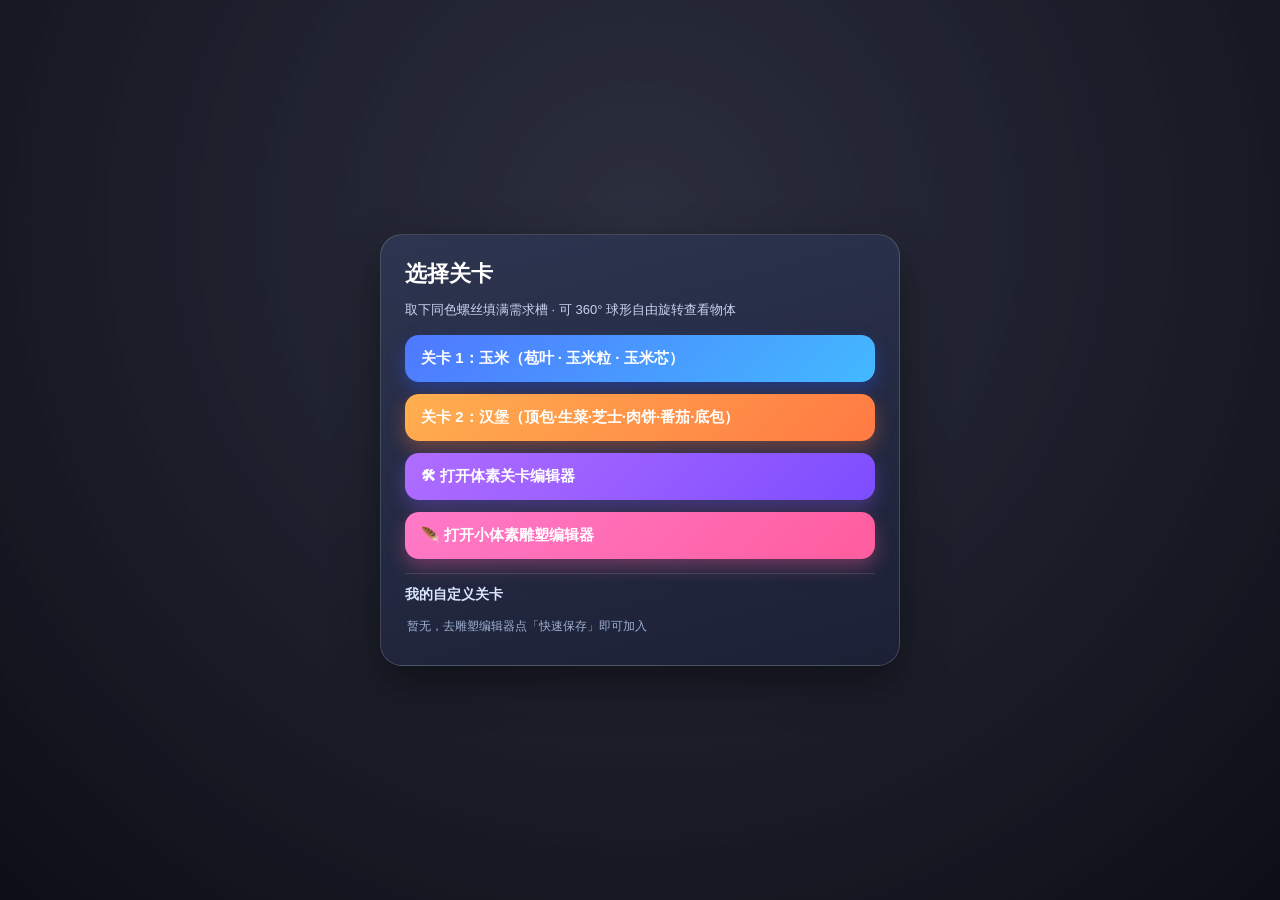
<file: screw/index.html>
<!DOCTYPE html>
<html lang="zh-CN">
<head>
<meta charset="UTF-8" />
<meta name="viewport" content="width=device-width, initial-scale=1.0, maximum-scale=1.0, user-scalable=no" />
<title>扭螺丝 · 3D三消</title>
<style>
  * { margin: 0; padding: 0; box-sizing: border-box; }
  html, body { width: 100%; height: 100%; overflow: hidden; background: #1a1d2e; font-family: "PingFang SC", "Microsoft YaHei", sans-serif; -webkit-tap-highlight-color: transparent; }
  #app { position: relative; width: 100%; height: 100%; }
  canvas { display: block; }

  #topbar {
    position: absolute; right: 14px; top: 12px;
    display: none; gap: 10px; align-items: center;
    z-index: 10; pointer-events: none;
  }
  #remain-card {
    min-width: 182px; height: 68px;
    border-radius: 34px;
    background: linear-gradient(180deg, #6f95b2 0%, #5f859f 100%);
    border: 2px solid rgba(255,255,255,.26);
    box-shadow: inset 0 -8px 0 rgba(0,0,0,.14), 0 8px 18px rgba(0,0,0,.28);
    display: flex; align-items: center; gap: 8px;
    padding: 0 16px 0 6px;
  }
  .screw-stack {
    position: relative;
    width: 56px; height: 60px;
    transform: rotate(-14deg);
    flex: none;
  }
  .screw-pill {
    position:absolute; left: 20px;
    width: 24px; height: 13px; border-radius: 9px;
    background: linear-gradient(180deg,#ffd85f,#e9ac29);
    border: 1px solid rgba(145,89,0,.55);
    box-shadow: inset 0 -3px 0 rgba(0,0,0,.18), 0 2px 2px rgba(0,0,0,.2);
  }
  .screw-pill::before, .screw-pill::after {
    content: ""; position:absolute; left:50%; top:50%; transform: translate(-50%,-50%);
    background: rgba(120,75,0,.65); border-radius: 2px;
  }
  .screw-pill::before { width: 10px; height: 2px; }
  .screw-pill::after { width: 2px; height: 10px; }
  .screw-pill.s1 { top: 28px; }
  .screw-pill.s2 { top: 17px; }
  .screw-pill.s3 { top: 6px; }
  .remain-count {
    color:#fff; font-weight: 900;
    text-shadow: 0 2px 0 rgba(0,0,0,.35);
    display:flex; align-items: baseline; gap: 4px;
    letter-spacing: .5px;
  }
  .remain-count #remain { font-size: 40px; line-height: 1; }
  .remain-count small { font-size: 24px; line-height: 1; opacity:.98; }

  .badge {
    background: rgba(38,52,75,0.62); backdrop-filter: blur(8px);
    border: 1px solid rgba(255,255,255,0.2);
    color: #e8eefc; padding: 8px 12px; border-radius: 16px;
    font-size: 12px; font-weight: 700; letter-spacing: 0.5px;
    box-shadow: 0 4px 12px rgba(0,0,0,0.24);
  }
  .badge span { color: #ffe477; }

  #demand-zone {
    position: absolute; top: 12px; left: 50%; transform: translateX(-50%);
    display: none; gap: 18px; z-index: 10; pointer-events: none;
  }
  .demand-slot {
    width: 128px; height: 112px; border-radius: 24px;
    background: linear-gradient(180deg, #f8fbff 0%, #e8edf6 100%);
    border: 7px solid var(--slot-c, #21d747);
    padding: 10px 10px 12px;
    box-shadow: inset 0 -9px 0 rgba(0,0,0,.08), 0 9px 18px rgba(0,0,0,.26);
    transition: transform .25s, box-shadow .25s;
    position: relative;
  }
  .demand-slot::before {
    content:""; position:absolute; left:36px; top:-16px; width:54px; height:20px;
    border-radius: 12px 12px 5px 5px;
    background: linear-gradient(#dfe8f4,#8797ad);
    box-shadow: inset 0 -5px 0 rgba(0,0,0,.18);
    z-index:-1;
  }
  .demand-slot.active { transform: translateY(3px); }
  .demand-slot.fx-complete {
    animation: slot-full-hold .26s cubic-bezier(.2,.75,.15,1) both;
    box-shadow: inset 0 -9px 0 rgba(0,0,0,.08), 0 0 0 4px rgba(255,255,255,.28), 0 12px 20px rgba(0,0,0,.3);
  }
  .demand-slot.fx-enter {
    animation: slot-replace-in .34s cubic-bezier(.18,.9,.18,1) both;
  }
  @keyframes slot-full-hold {
    0%   { transform: translateY(3px) scale(1); }
    45%  { transform: translateY(-2px) scale(1.1); }
    100% { transform: translateY(3px) scale(1.03); }
  }
  @keyframes slot-replace-in {
    0%   { opacity: .25; transform: translateY(-12px) scale(.82); filter: saturate(.7); }
    100% { opacity: 1; transform: translateY(3px) scale(1); filter: saturate(1); }
  }
  .demand-slot.empty {
    visibility: hidden;
    box-shadow: none;
    border-color: transparent;
  }
  .demand-slot.locked {
    --slot-c:#c8d5e0;
    background: linear-gradient(180deg, #e8f1f8 0%, #cfdce8 100%);
    opacity: .95;
  }
  .demand-slot .holes {
    position:absolute; left:0; right:0; bottom:15px;
    display:flex; justify-content:center; gap:16px;
  }
  .hole {
    width: 28px; height: 28px; border-radius: 50%;
    background: #313b56; border: 3px solid rgba(255,255,255,.75);
    display:flex; align-items:center; justify-content:center;
    box-shadow: inset 0 3px 4px rgba(0,0,0,.2);
    transition: all .2s;
  }
  .hole.progress-filled {
    border-color: rgba(255,255,255,.55);
    background: radial-gradient(circle at 35% 28%, rgba(255,255,255,.75), rgba(255,255,255,0) 55%), var(--slot-c);
    box-shadow: inset 0 -5px 0 rgba(0,0,0,.18), 0 3px 6px rgba(0,0,0,.22);
  }
  .unlock-icon {
    width:54px; height:54px; border-radius:15px; margin:10px auto 2px;
    background: radial-gradient(circle at 35% 25%, rgba(255,255,255,.65), rgba(255,255,255,0) 56%), #7bea22;
    display:flex; align-items:center; justify-content:center;
    color:#fff; font-size:42px; font-weight:900; line-height:1;
    text-shadow:0 3px 0 rgba(0,0,0,.28);
    box-shadow: inset 0 -7px 0 rgba(0,0,0,.18), 0 4px 8px rgba(0,0,0,.22);
  }
  .unlock-text { text-align:center; color:#fff; font-size:22px; font-weight:900; letter-spacing:1px; text-shadow:0 3px 0 #38516a, 0 0 3px #38516a; }

  #spare-zone {
    position: absolute; top: 138px; left: 50%; transform: translateX(-50%);
    display:none; flex-direction:column; align-items:center; gap:0; z-index:10; pointer-events:none;
  }
  .spare-row { display:flex; gap:18px; padding:0; background:transparent; border:none; box-shadow:none; }
  .spare-cell {
    width: 34px; height: 34px; border-radius: 50%;
    background: rgba(35,47,68,.18); border:4px solid #a8bad8;
    display:flex; align-items:center; justify-content:center; transition: all .2s;
    box-shadow: inset 0 2px 4px rgba(0,0,0,.2), 0 3px 6px rgba(0,0,0,.16);
  }
  .spare-cell.filled {
    border-color: rgba(255,255,255,.52);
    background: radial-gradient(circle at 35% 28%, rgba(255,255,255,.75), rgba(255,255,255,0) 55%), var(--slot-c);
    box-shadow: inset 0 -5px 0 rgba(0,0,0,.18), 0 4px 8px rgba(0,0,0,.24);
  }

  #exit-level {
    position: absolute; left: 12px; top: 12px; z-index: 30;
    display: none;
    border: none; border-radius: 14px;
    padding: 10px 14px; font-size: 14px; font-weight: 700;
    color: #fff; background: rgba(20,30,50,.72);
    border: 1px solid rgba(255,255,255,.28);
    backdrop-filter: blur(6px);
    cursor: pointer;
  }

  #level-select {
    position: absolute; inset: 0; z-index: 25;
    display: flex; align-items: center; justify-content: center;
    background: radial-gradient(circle at 50% 25%, rgba(255,255,255,.08), rgba(0,0,0,.48));
  }
  .level-panel {
    width: min(88vw, 520px);
    background: linear-gradient(165deg,#2e3550,#1b2035);
    border: 1px solid rgba(255,255,255,.16);
    border-radius: 22px;
    padding: 24px;
    box-shadow: 0 18px 46px rgba(0,0,0,.42);
  }
  .level-panel h2 {
    color: #fff; font-size: 22px; margin-bottom: 12px;
  }
  .level-panel p {
    color: #c9d3ee; font-size: 13px; margin-bottom: 16px;
  }
  .level-list { display: grid; gap: 12px; }
  .level-btn {
    width: 100%; text-align: left; border: none; cursor: pointer;
    border-radius: 14px; padding: 14px 16px;
    color: #fff; font-size: 15px; font-weight: 700;
    background: linear-gradient(135deg,#4f78ff,#43b9ff);
    box-shadow: 0 8px 18px rgba(40,90,255,.35);
  }
  .level-btn.secondary {
    background: linear-gradient(135deg,#ffaf4f,#ff7a43);
    box-shadow: 0 8px 18px rgba(255,120,60,.34);
  }
  .custom-lib {
    margin-top: 14px;
    padding-top: 12px;
    border-top: 1px solid rgba(255,255,255,.12);
  }
  .custom-lib h4 { color:#dbe6ff; font-size:14px; margin-bottom:8px; }
  .custom-lib-list { display:grid; gap:8px; }
  .custom-lib-item {
    border-radius: 12px;
    border: 1px solid rgba(255,255,255,.12);
    background: rgba(255,255,255,.04);
    padding: 8px 10px;
    display:flex; align-items:center; justify-content:space-between; gap:10px;
  }
  .custom-lib-name { color:#fff; font-size:13px; font-weight:700; }
  .custom-lib-time { color:#9fb0d2; font-size:11px; margin-top:2px; }
  .custom-lib-ops { display:flex; gap:6px; }
  .custom-op {
    border:none; cursor:pointer; border-radius:8px; padding:6px 8px;
    color:#fff; font-size:12px; font-weight:700;
    background: rgba(255,255,255,.13);
  }
  .custom-op.play { background: linear-gradient(135deg,#4dd07a,#2fae8e); }
  .custom-op.edit { background: linear-gradient(135deg,#b06dff,#7d4dff); }
  .custom-op.del { background: rgba(255,120,120,.2); color:#ffd4d4; }


  #overlay {

    position: absolute; inset:0; z-index: 50; display:none;
    align-items:center; justify-content:center; background: rgba(10,12,20,0.78);
    backdrop-filter: blur(6px);
  }
  #overlay .panel {
    background: linear-gradient(160deg,#2a2f48,#1d2136); border:1px solid rgba(255,255,255,.12);
    border-radius:22px; padding: 34px 40px; text-align:center; box-shadow:0 20px 60px rgba(0,0,0,.5);
    max-width: 360px;
  }
  #overlay h1 { color:#fff; font-size: 30px; margin-bottom: 10px; }
  #overlay p { color:#b9c0d8; font-size:14px; line-height:1.7; margin-bottom: 22px; }
  #overlay .emoji { font-size: 52px; margin-bottom: 8px; }
  .btn {
    pointer-events:auto; cursor:pointer; border:none; outline:none;
    background: linear-gradient(135deg,#ffd166,#ff9f1c); color:#3a2600;
    font-size:16px; font-weight:700; padding:13px 30px; border-radius:30px;
    box-shadow: 0 8px 20px rgba(255,159,28,.4); transition: transform .15s;
  }
  .btn:active { transform: scale(.95); }

  #toast {
    position:absolute; top: 50%; left:50%; transform: translate(-50%,-50%);
    background: rgba(0,0,0,.7); color:#fff; padding:10px 20px; border-radius:24px;
    font-size:15px; z-index:40; opacity:0; pointer-events:none; transition: opacity .3s; font-weight:600;
  }
  #toast.show { opacity:1; }
</style>
</head>
<body>
<div id="app">
  <div id="topbar">
    <div id="remain-card" aria-label="剩余螺丝">
      <div class="screw-stack" aria-hidden="true">
        <span class="screw-pill s1"></span>
        <span class="screw-pill s2"></span>
        <span class="screw-pill s3"></span>
      </div>
      <div class="remain-count"><span id="remain">0</span><small>/<span id="remain-total">0</span></small></div>
    </div>
    <div class="badge">关卡需求 <span id="progress">0/0</span></div>
  </div>
  <button id="exit-level">← 退出关卡</button>
  <div id="demand-zone"></div>
  <div id="spare-zone"><div class="spare-row" id="spare-row"></div></div>
  <div id="level-select">
    <div class="level-panel">
      <h2>选择关卡</h2>
      <p>取下同色螺丝填满需求槽 · 可 360° 球形自由旋转查看物体</p>
      <div class="level-list">
        <button class="level-btn" data-level="1">关卡 1：玉米（苞叶 · 玉米粒 · 玉米芯）</button>
        <button class="level-btn secondary" data-level="2">关卡 2：汉堡（顶包·生菜·芝士·肉饼·番茄·底包）</button>
        <button class="level-btn" id="btn-play-custom" data-level="custom" style="background:linear-gradient(135deg,#4dd07a,#2fae8e);box-shadow:0 8px 18px rgba(45,200,140,.34);display:none;">▶ 试玩我的自定义关卡</button>
        <button class="level-btn" id="btn-open-editor" style="background:linear-gradient(135deg,#b06dff,#7d4dff);box-shadow:0 8px 18px rgba(140,90,255,.34);">🛠 打开体素关卡编辑器</button>
        <button class="level-btn" id="btn-open-sculpt" style="background:linear-gradient(135deg,#ff7ac8,#ff5d9e);box-shadow:0 8px 18px rgba(255,90,160,.34);">🪶 打开小体素雕塑编辑器</button>
      </div>
      <div class="custom-lib">
        <h4>我的自定义关卡</h4>
        <div class="custom-lib-list" id="custom-lib-list"></div>
      </div>
    </div>
  </div>
  <div id="toast"></div>
  <div id="overlay">
    <div class="panel">
      <div class="emoji" id="ov-emoji">🎉</div>
      <h1 id="ov-title">胜利！</h1>
      <p id="ov-desc"></p>
      <button class="btn" id="ov-btn">再来一局</button>
    </div>
  </div>
</div>

<script src="./vendor/three.min.js"></script>
<script src="./mannequin.js"></script>
<script>
(function(){
  // 支持直接双击打开（file://），无需本地服务器。只在核心脚本确实加载失败时提示。
  function showErr(msg){
    if (document.getElementById('fatal-err')) return;
    var box = document.createElement('div');
    box.id = 'fatal-err';
    box.style.cssText = 'position:fixed;left:50%;top:16px;transform:translateX(-50%);z-index:9999;max-width:90vw;background:#3a1320;color:#ffd9d9;border:1px solid #ff6b6b;border-radius:12px;padding:14px 18px;font:13px/1.6 "Microsoft YaHei",sans-serif;box-shadow:0 10px 30px rgba(0,0,0,.5);';
    box.innerHTML = '<b style="color:#ff9a9a">页面核心脚本未加载</b><br>' + msg
      + '<br><span style="color:#caa">请确认 vendor/three.min.js、mannequin.js 与本页面在同一目录下，未被移动或杀软拦截。</span>';
    document.body.appendChild(box);
  }
  window.showEditorFatalError = showErr;
  window.addEventListener('error', function(e){
    if (e && e.target && e.target.tagName === 'SCRIPT') showErr('脚本文件加载失败：' + (e.target.getAttribute('src') || '内联脚本'));
    // 普通运行期错误不再弹致命框盖屏
  }, true);
})();
</script>
<script>
if (!window.THREE) throw new Error('本地 three.min.js 加载失败：请确认 vendor/three.min.js 存在。');

const COLORS = [
  { name:'red',    hex:0xff5d5d, css:'#ff5d5d' },
  { name:'green',  hex:0x4dd07a, css:'#4dd07a' },
  { name:'purple', hex:0xb06dff, css:'#b06dff' },
  { name:'blue',   hex:0x4d8cff, css:'#4d8cff' },
  { name:'gray',   hex:0x6c7184, css:'#6c7184' },
  { name:'brown',  hex:0x9b6b43, css:'#9b6b43' },
  { name:'white',  hex:0xffffff, css:'#ffffff' },
  { name:'yellow', hex:0xffd166, css:'#ffd166' },
];
const SPARE_MAX = 5;
const DEMAND_SHOW = 2;

const app = document.getElementById('app');
const scene = new THREE.Scene();
scene.background = new THREE.Color(0x1a1d2e);
scene.fog = new THREE.Fog(0x1a1d2e, 22, 48);

const camera = new THREE.PerspectiveCamera(45, window.innerWidth/window.innerHeight, 0.1, 200);
const orbit = { target: new THREE.Vector3(0, -0.75, 0), radius: 17.4, theta: 0, phi: Math.PI * 0.43, minPhi: 0.001, maxPhi: Math.PI - 0.001, zoomMin: 10, zoomMax: 40 };
function updateCamera(){
  const r = orbit.radius;
  const sp = Math.sin(orbit.phi), cp = Math.cos(orbit.phi);
  camera.position.set(orbit.target.x + r * sp * Math.sin(orbit.theta), orbit.target.y + r * cp, orbit.target.z + r * sp * Math.cos(orbit.theta));
  camera.lookAt(orbit.target);
}
// 根据「人头缩放大小」同步可视边界，避免人模放大、相机随之拉远后被雾吞没
// 或被滚轮上限钳制（进场首帧看不到东西、滚一下才显示）：
// 人头放大 mScale 倍 → 视角整体拉远 mScale 倍 → 雾距离与缩放上下限也等比放大 mScale 倍，
// 使可视边界与人头缩放严格对应。默认基准（mScale=1）：最近 4、最远 50、雾 near 22。
// 缩放区间放宽到 4..50，让滚轮可以极近看细节 / 极远看全貌。
const VIEW_BASE = { fogNear: 22, zoomMin: 4, zoomMax: 50 };
function applyViewRangeForScale(mScale){
  const s = (mScale > 0) ? mScale : 1;
  orbit.zoomMin = VIEW_BASE.zoomMin * s;   // 最近距离
  orbit.zoomMax = VIEW_BASE.zoomMax * s;   // 最远距离
  if (scene.fog){
    scene.fog.near = VIEW_BASE.fogNear * s;
    // 雾远平面覆盖到最大缩放距离稍远处，保证拉到最远时模型仍在清晰段内
    scene.fog.far = orbit.zoomMax + VIEW_BASE.fogNear * s;
  }
}
updateCamera();

const renderer = new THREE.WebGLRenderer({ antialias:true });
renderer.setPixelRatio(Math.min(window.devicePixelRatio, 2));
renderer.setSize(window.innerWidth, window.innerHeight);
renderer.shadowMap.enabled = true;
renderer.shadowMap.type = THREE.PCFSoftShadowMap;
// 光影/色调映射与编辑器（sculpt.js）完全一致，保证“编辑器所见 = 游玩所见”：
// 不做色调映射（sRGB 直出），环境光 0.5 + 半球光 0.2 + 平行光 0.5，无额外补光。
if ('outputColorSpace' in renderer) renderer.outputColorSpace = THREE.SRGBColorSpace;
renderer.toneMapping = THREE.NoToneMapping;
renderer.toneMappingExposure = 1.0;
app.appendChild(renderer.domElement);

scene.add(new THREE.AmbientLight(0xffffff, 0.5));
const hemi = new THREE.HemisphereLight(0xf1f8ff, 0x40476a, 0.2); scene.add(hemi);
const dir = new THREE.DirectionalLight(0xffffff, 0.5);
dir.position.set(9, 20, 13); dir.castShadow = true; dir.shadow.mapSize.set(2048, 2048);
dir.shadow.camera.near = 1; dir.shadow.camera.far = 70; dir.shadow.camera.left = -22; dir.shadow.camera.right = 22; dir.shadow.camera.top = 22; dir.shadow.camera.bottom = -22;
// 消除阴影自遮挡造成的“麻点/粗糙纹理”噪点（shadow acne），体素棱边尤其明显
dir.shadow.bias = -0.0015; dir.shadow.normalBias = 0.02;
scene.add(dir);

// 光影随镜头水平旋转（仅左右/方位角，不跟随俯仰）：保持光源与地面的
// 水平距离、高度不变，只让光源绕 Y 轴与镜头 orbit.theta 同步转动。
const DIR_LIGHT_RADIUS_XZ = Math.hypot(9, 13);
const DIR_LIGHT_HEIGHT = 20;
const DIR_LIGHT_THETA_OFFSET = Math.atan2(9, 13) - orbit.theta;
function updateLightAzimuth(){
  const t = orbit.theta + DIR_LIGHT_THETA_OFFSET;
  dir.position.set(
    orbit.target.x + DIR_LIGHT_RADIUS_XZ * Math.sin(t),
    DIR_LIGHT_HEIGHT,
    orbit.target.z + DIR_LIGHT_RADIUS_XZ * Math.cos(t)
  );
}
updateLightAzimuth();

// 地面不再承接阴影（去除地上投影）
const ground = new THREE.Mesh(new THREE.PlaneGeometry(80,80), new THREE.ShadowMaterial({ opacity: 0.18 }));
ground.rotation.x = -Math.PI/2; ground.position.y = -3; ground.receiveShadow = false; scene.add(ground);

let gameGroup = new THREE.Group(); scene.add(gameGroup);
const state = { screws:[], plates:[], demandQueue:[], demandSlots:[], demandCursor:0, demandSlotFX:{}, spares:[], totalScrews:0, remain:0, busy:false, over:false, currentLevel:null, maxLayer:0, activeLayer:0, customData:null };

/* ---------------- 人形模特（展示半身像） ----------------
 * 独立挂在 scene 上（不进 gameGroup，避免影响螺丝拾取），
 * 自定义关卡显示，并随物体居中变换对齐；游戏中按相机角度（侧面/底部）渐隐。
 */
const DEFAULT_PHI = Math.PI * 0.43;   // 初始俯仰角（正面略俯视）
let mannequin = null;
function getMannequin(){
  if (!mannequin && window.createMannequin){
    mannequin = window.createMannequin({ color:0xe6e9f2, opacity:1 });
    mannequin.visible = false;
    scene.add(mannequin);
  }
  return mannequin;
}
function hideMannequin(){ if (mannequin) mannequin.visible = false; }
// 目标透明度：按当前视角缩放距离 orbit.radius 在「滚轮最近~最远」范围内线性映射。
//   · 拉到最远(zoomMax) -> 不透明度 100%（opacity=1，完全清晰）
//   · 拉到最近(zoomMin) -> 不透明度 5%（opacity=0.05，几乎透明）
// 用 orbit.radius（绕轴的缩放半径），它对「旋转视角」恒定，因此转动俯仰/方位角时
// 透明度不变，只有滚轮拉近/拉远才改变。
function mannequinTargetOpacity(){
  const vs = mannequin && mannequin.userData.viewSphere;
  if (!vs) return 1;
  const near = orbit.zoomMin, far = orbit.zoomMax;
  // t: 0 = 最近(zoomMin) … 1 = 最远(zoomMax)
  let t = (orbit.radius - near) / Math.max(0.001, far - near);
  t = Math.max(0, Math.min(1, t));
  t = t * t * (3 - 2 * t);            // smoothstep 平滑过渡
  return 0.05 + 0.95 * t;             // 最近 0.05（5% 不透明），最远 1（100% 不透明）
}

function markUserActive(){ }

// 螺丝几何/固定色材质全局共享（所有螺丝尺寸一致），只有头部材质因颜色不同单独创建。
// 布上百颗螺丝时避免重复创建几何/材质，显著减少内存与创建开销，缓解卡顿。头部圆柱分段 24->16。
const _SCREW_GEO = {
  head: new THREE.CylinderGeometry(0.2, 0.2, 0.1, 16),
  peg:  new THREE.CylinderGeometry(0.07, 0.06, 0.11, 10),
  slot1: new THREE.BoxGeometry(0.2, 0.022, 0.05),
  slot2: new THREE.BoxGeometry(0.05, 0.022, 0.2),
};
const _SCREW_PEG_MAT = new THREE.MeshStandardMaterial({ color:0xcbd1d9, metalness:0.576, roughness:0.32 });
const _SCREW_SLOT_MAT = new THREE.MeshStandardMaterial({ color:0x2b2f3a, roughness:0.62 });
function makeScrewMesh(colorHex) {
  const g = new THREE.Group();
  const head = new THREE.Mesh(_SCREW_GEO.head, new THREE.MeshPhysicalMaterial({ color: colorHex, roughness: 0.24, metalness: 0.064, clearcoat: 0.624, clearcoatRoughness: 0.18 }));
  head.castShadow = true; head.position.y = 0.05; g.add(head);
  const peg = new THREE.Mesh(_SCREW_GEO.peg, _SCREW_PEG_MAT); peg.position.y = -0.055; g.add(peg);
  const s1 = new THREE.Mesh(_SCREW_GEO.slot1, _SCREW_SLOT_MAT); s1.position.y = 0.11;
  const s2 = new THREE.Mesh(_SCREW_GEO.slot2, _SCREW_SLOT_MAT); s2.position.y = 0.11;
  g.add(s1); g.add(s2);
  return g;
}

function makeSoftBoxGeometry(w, h, d, r = 0.2){
  const geo = new THREE.SphereGeometry(1, 18, 12);
  const pos = geo.attributes.position;
  for (let i=0; i<pos.count; i++) {
    const x = pos.getX(i), y = pos.getY(i), z = pos.getZ(i);
    const sx = Math.sign(x) * (Math.pow(Math.abs(x), 0.55) * (w/2-r) + r*Math.abs(x));
    const sy = Math.sign(y) * (Math.pow(Math.abs(y), 0.7) * (h/2-r*0.5) + r*0.5*Math.abs(y));
    const sz = Math.sign(z) * (Math.pow(Math.abs(z), 0.55) * (d/2-r) + r*Math.abs(z));
    pos.setXYZ(i, sx, sy, sz);
  }
  pos.needsUpdate = true;
  geo.computeVertexNormals();
  return geo;
}

function makeCobMesh(length, radius, mat){
  const profile = [];
  const segs = 24;
  for (let i=0; i<=segs; i++) {
    const t = i / segs;
    const y = (t - 0.5) * length;
    const bulge = Math.pow(Math.sin(Math.PI * t), 0.42);
    const r = radius * (0.18 + bulge * 0.82);
    profile.push(new THREE.Vector2(r, y));
  }
  const geo = new THREE.LatheGeometry(profile, 36);
  const mesh = new THREE.Mesh(geo, mat);
  mesh.castShadow = true; mesh.receiveShadow = true;
  return mesh;
}

function makeKernelMesh(colorHex){
  const geo = makeSoftBoxGeometry(0.92, 0.78, 0.9, 0.22);
  const mat = new THREE.MeshPhysicalMaterial({ color: colorHex, roughness: 0.22, metalness: 0.02, clearcoat: 0.9, clearcoatRoughness: 0.1 });
  const mesh = new THREE.Mesh(geo, mat);
  mesh.castShadow = true; mesh.receiveShadow = true;
  return mesh;
}

function makeLeafMesh(mat, cobLen, widthFactor = 1){
  const shape = new THREE.Shape();
  const w = 2.45 * widthFactor;
  const h = cobLen * 0.68;
  shape.moveTo(-w*0.52, 0);
  shape.bezierCurveTo(-w*0.95, -h*0.14, -w*0.7, -h*0.68, 0, -h);
  shape.bezierCurveTo(w*0.7, -h*0.68, w*0.95, -h*0.14, w*0.52, 0);
  shape.quadraticCurveTo(0, h*0.08, -w*0.52, 0);
  const geo = new THREE.ExtrudeGeometry(shape, { depth: 0.16, bevelEnabled: true, bevelThickness: 0.055, bevelSize: 0.075, bevelSegments: 2 });
  geo.translate(0, 0, -0.08);
  const pos = geo.attributes.position;
  for (let i=0; i<pos.count; i++){
    const x = pos.getX(i), y = pos.getY(i), z = pos.getZ(i);
    const yn = Math.max(0, Math.min(1, -y / h));
    const fold = Math.sin(yn * Math.PI * 0.92);
    const edgeCurl = Math.pow(Math.abs(x)/(w*0.52), 1.75);
    pos.setX(i, x * (1 - yn*0.1));
    pos.setZ(i, z + fold*0.72 + edgeCurl*0.2);
  }
  pos.needsUpdate = true;
  geo.computeVertexNormals();
  const mesh = new THREE.Mesh(geo, mat);
  mesh.castShadow = true; mesh.receiveShadow = true;
  return mesh;
}

// 计算「体素模型」的世界包围盒：遍历 root 的所有 mesh，但跳过螺丝（type==='screw'）及其子树。
// 用于进场取景/居中，使视角只由稳定的体素模型决定，不受螺丝数量/分布影响。
function voxelModelBox(root){
  const box = new THREE.Box3();
  box.makeEmpty();
  const tmp = new THREE.Box3();
  root.updateMatrixWorld(true);
  root.traverse(o => {
    if (o.userData && o.userData.type === 'screw'){ return; } // 跳过螺丝（子孙一并忽略见下）
    if (!o.isMesh) return;
    // 若该 mesh 处于某个 screw 之下，也应忽略：向上查有无 screw 祖先
    let p = o.parent, isUnderScrew = false;
    while (p && p !== root){ if (p.userData && p.userData.type === 'screw'){ isUnderScrew = true; break; } p = p.parent; }
    if (isUnderScrew) return;
    tmp.setFromObject(o);
    if (!tmp.isEmpty()) box.union(tmp);
  });
  return box;
}

// 计算螺丝为抵消其所属 plate.mesh（各轴可不同的）整体缩放所需的自身局部缩放系数
// （base 为抵消前的基准尺寸倍数）。螺丝总是贴在体素/部件的某个轴对齐面上，法线
// 必为 ±X/±Y/±Z 之一，因此 setFromUnitVectors(up, normal) 得到的旋转必是「轴置换」
// 旋转——局部 x/y/z 轴旋转后必分别落在某个世界坐标轴上（可能带符号翻转，但不会
// 产生斜切）。所以只需按每个局部轴旋转后落在哪个世界轴，用该轴上父级的缩放值
// 做倒数，即可精确抵消（无论父级三轴缩放是否不同），保证螺丝世界尺寸恒定，
// 不随自定义关卡里物件的「整体缩放」变化。
function screwCounterScale(quat, groupScale, base){
  base = base || 1;
  const gs = [groupScale.x || 1, groupScale.y || 1, groupScale.z || 1];
  const localAxes = [new THREE.Vector3(1,0,0), new THREE.Vector3(0,1,0), new THREE.Vector3(0,0,1)];
  const out = [1,1,1];
  localAxes.forEach((a, i) => {
    const w = a.clone().applyQuaternion(quat);
    let axis = 0, best = Math.abs(w.x);
    if (Math.abs(w.y) > best) { axis = 1; best = Math.abs(w.y); }
    if (Math.abs(w.z) > best) { axis = 2; best = Math.abs(w.z); }
    const s = gs[axis];
    out[i] = base / (Math.abs(s) > 1e-6 ? s : 1);
  });
  return new THREE.Vector3(out[0], out[1], out[2]);
}

function attachScrew(plate, color, localPos, normalDir, screwScale = 1, extraLift = 0.05){
  const screw = makeScrewMesh(color.hex);
  const up = new THREE.Vector3(0,1,0);
  const n = normalDir.clone().normalize();
  const quat = new THREE.Quaternion().setFromUnitVectors(up, n);
  screw.quaternion.copy(quat);
  // 螺丝是 plate.mesh 的子物体，若该物件被设置了整体缩放（各轴可不同），需反向
  // 抵消掉，避免螺丝被跟着拉伸/缩小——世界尺寸始终恒定。
  screw.scale.copy(screwCounterScale(quat, plate.mesh.scale, screwScale));
  const headHalfHeight = 0.045 * screwScale;
  screw.position.copy(localPos).add(n.clone().multiplyScalar(headHalfHeight + extraLift));
  screw.userData = { color, plate, type:'screw', taken:false, layer: plate.layer };
  plate.mesh.add(screw);
  state.screws.push(screw);
  plate.screws.add(screw);
}

function shuffle(arr){ for(let i=arr.length-1;i>0;i--){ const j=Math.floor(Math.random()*(i+1)); [arr[i],arr[j]]=[arr[j],arr[i]]; } return arr; }

function buildCornParts(){
  // 关卡 1「玉米」三层结构（layer 越大越靠外/越上，先清外层才能取内层）：
  //   layer 2 = 苞叶（最外层底板，遮住玉米棒身的螺丝）
  //   layer 1 = 玉米粒（外圈，遮住玉米芯顶/底螺丝）
  //   layer 0 = 玉米芯（最内，顶部与底部螺丝，被玉米粒环绕遮挡）
  const parts = [];
  const cobLen = 7.65, cobR = 1.72, rows = 6, perRow = 6;

  // ---- layer 0：玉米芯（cob）顶/底螺丝 ----
  const cobGroup = new THREE.Group();
  const cobMat = new THREE.MeshPhysicalMaterial({ color:0xfff1a8, roughness:0.36, metalness:0.02, clearcoat:0.58, clearcoatRoughness:0.22 });
  const cobMesh = makeCobMesh(cobLen, cobR, cobMat);
  cobGroup.add(cobMesh);
  const cap = new THREE.Mesh(makeSoftBoxGeometry(1.45, 0.42, 1.0, 0.26), new THREE.MeshPhysicalMaterial({ color:0xe9f69a, roughness:0.45, metalness:0.02, clearcoat:0.45 }));
  cap.position.y = cobLen/2 + 0.17; cap.castShadow = true; cap.receiveShadow = true; cobGroup.add(cap);

  const cobHoles = [];
  for (let i=0;i<3;i++){
    const a = (i/3)*Math.PI*2 + Math.PI/6;
    cobHoles.push({ pos:new THREE.Vector3(Math.cos(a)*cobR*0.28,  cobLen/2-0.08, Math.sin(a)*cobR*0.28), normal:new THREE.Vector3(0,1,0) });
    cobHoles.push({ pos:new THREE.Vector3(Math.cos(a)*cobR*0.28, -cobLen/2+0.08, Math.sin(a)*cobR*0.28), normal:new THREE.Vector3(0,-1,0) });
  }
  parts.push({ kind:'cob', layer:0, mesh:cobGroup, holes:cobHoles, screwCount: 6, screwScale: 0.94, screwLift: 0.05 });

  // ---- layer 1：玉米粒（kernel）外圈，每粒 1 颗螺丝 ----
  const kernelTones = [0xffd64b, 0xffe066, 0xffeda5, 0xf7d54a];
  for (let r=0; r<rows; r++){
    const y = cobLen/2 - 0.8 - (r/(rows-1)) * (cobLen-1.7);
    const taper = Math.pow(Math.sin(Math.PI * ((r + 0.45)/(rows - 0.1))), 0.34);
    const rr = cobR * (0.74 + taper * 0.34);
    for (let k=0; k<perRow; k++) {
      const a = (k/perRow)*Math.PI*2 + (r%2)*(Math.PI/perRow);
      const n = new THREE.Vector3(Math.cos(a), 0.055, Math.sin(a)).normalize();
      const tone = kernelTones[(r + k + Math.floor(Math.random()*2)) % kernelTones.length];
      const kernel = makeKernelMesh(tone);
      kernel.position.set(Math.cos(a)*rr, y, Math.sin(a)*rr);
      const holePos = n.clone().multiplyScalar(0.47);
      parts.push({ kind:'kernel', layer:1, mesh:kernel, holes:[{ pos: holePos, normal: n }], screwCount: 1, screwScale: 0.92, screwLift: 0.036 });
    }
  }

  // ---- layer 2：苞叶（leaf）最外层底板，遮住下层玉米粒 ----
  const leafMat = new THREE.MeshPhysicalMaterial({ color:0x86d23f, roughness:0.5, metalness:0.02, clearcoat:0.24, clearcoatRoughness:0.34, side:THREE.DoubleSide });
  const leafConfigs = [
    { pos:[-2.05,-2.05, 0.05], rot:[0, -1.18, 0.28], scale:[0.88,0.92,1.0], width:0.92, holes:[[-0.45,-1.45,0.35],[0.38,-3.85,0.32]] },
    { pos:[ 2.08,-2.10, 0.10], rot:[0,  1.18,-0.24], scale:[0.86,0.9,1.0], width:0.9, holes:[[0.42,-1.55,0.34],[-0.35,-3.75,0.3]] },
    { pos:[ 0.02,-2.78, 1.52], rot:[0,  0.0, 0.03], scale:[1.18,0.95,1.05], width:1.18, holes:[[-0.78,-1.22,0.38],[0.82,-3.55,0.34]] },
  ];
  leafConfigs.forEach((cfg) => {
    const leaf = makeLeafMesh(leafMat, cobLen, cfg.width);
    leaf.position.set(...cfg.pos); leaf.rotation.set(...cfg.rot); leaf.scale.set(...cfg.scale);
    const holes = cfg.holes.map(p => ({ pos:new THREE.Vector3(...p), normal:new THREE.Vector3(0,0,1) }));
    parts.push({ kind:'leaf', layer:2, mesh:leaf, holes, screwCount: 2, screwScale: 0.88, screwLift: 0.044 });
  });
  return parts;
}

function buildBurgerParts(){
  // 关卡 2「汉堡」——参考组装图自下而上堆叠（所有部件同层 layer:0，可任意顺序拆取）：
  //   底包(bunBottom) → 番茄(tomato) → 肉饼(patty) → 芝士(cheese) → 生菜(lettuce) → 顶包(bunTop)
  // 每一类均分 4 小块（按四象限切分），每块布有螺丝。
  const parts = [];
  const quarter = Math.PI / 2;

  const bunTopMat    = new THREE.MeshStandardMaterial({ color:0xd98c3a, roughness:0.6,  metalness:0.02, flatShading:true });
  const bunBottomMat = new THREE.MeshStandardMaterial({ color:0xd9a66a, roughness:0.62, metalness:0.02, flatShading:true });
  const lettuceMat   = new THREE.MeshStandardMaterial({ color:0x6cc23a, roughness:0.74, metalness:0.02, flatShading:true });
  const pattyMat     = new THREE.MeshStandardMaterial({ color:0x824631, roughness:0.82, metalness:0.02, flatShading:true });
  const cheeseMat    = new THREE.MeshStandardMaterial({ color:0xf4b733, roughness:0.5,  metalness:0.02, flatShading:true });
  const tomatoMat    = new THREE.MeshStandardMaterial({ color:0xe34134, roughness:0.55, metalness:0.02, flatShading:true });
  const sesameMat    = new THREE.MeshStandardMaterial({ color:0xf4df9a, roughness:0.66, metalness:0.02, flatShading:true });

  function addPart(kind, mesh, holes, screwCount, screwScale = 0.9, screwLift = 0.035){
    mesh.castShadow = true;
    mesh.receiveShadow = true;
    parts.push({ kind, layer: 0, mesh, holes, screwCount, screwScale, screwLift });
  }
  // 顶面法线（略微向外倾斜，贴合圆台侧坡）
  const topNormal = (ang, tilt = 0.2) => new THREE.Vector3(Math.cos(ang)*tilt, 1, Math.sin(ang)*tilt).normalize();

  for (let i=0; i<4; i++) {
    const start = i * quarter;
    const mid = start + quarter * 0.5;

    // ---- 底部面包片（4 小块）----
    const bunBottom = new THREE.Mesh(
      new THREE.CylinderGeometry(3.0, 2.7, 1.0, 6, 1, false, start, quarter),
      bunBottomMat
    );
    bunBottom.position.y = -2.5;
    addPart('burger-bun-bottom', bunBottom, [
      { pos:new THREE.Vector3(Math.cos(mid)*1.25, 0.46, Math.sin(mid)*1.25), normal:topNormal(mid,0.18) },
      { pos:new THREE.Vector3(Math.cos(mid+0.22)*2.0, 0.4, Math.sin(mid+0.22)*2.0), normal:topNormal(mid+0.22,0.32) },
    ], 2, 0.9, 0.034);

    // ---- 番茄片（4 小块）----
    const tomato = new THREE.Mesh(
      new THREE.CylinderGeometry(2.7, 2.6, 0.4, 7, 1, false, start, quarter),
      tomatoMat
    );
    tomato.position.y = -1.6;
    addPart('burger-tomato', tomato, [
      { pos:new THREE.Vector3(Math.cos(mid)*1.55, 0.2, Math.sin(mid)*1.55), normal:topNormal(mid,0.12) }
    ], 1, 0.84, 0.03);

    // ---- 汉堡肉（4 小块）----
    const patty = new THREE.Mesh(
      new THREE.CylinderGeometry(2.9, 2.82, 1.0, 6, 1, false, start, quarter),
      pattyMat
    );
    patty.position.y = -0.85;
    addPart('burger-patty', patty, [
      { pos:new THREE.Vector3(Math.cos(mid)*1.2, 0.48, Math.sin(mid)*1.2), normal:topNormal(mid,0.14) },
      { pos:new THREE.Vector3(Math.cos(mid-0.2)*2.05, 0.42, Math.sin(mid-0.2)*2.05), normal:topNormal(mid-0.2,0.34) },
    ], 2, 0.9, 0.034);

    // ---- 芝士片（4 小块，方形错角，边缘下垂感）----
    const cheese = new THREE.Mesh(
      new THREE.CylinderGeometry(2.95, 2.95, 0.22, 4, 1, false, start + 0.18, quarter),
      cheeseMat
    );
    cheese.position.y = -0.18;
    addPart('burger-cheese', cheese, [
      { pos:new THREE.Vector3(Math.cos(mid)*1.5, 0.12, Math.sin(mid)*1.5), normal:topNormal(mid,0.1) }
    ], 1, 0.84, 0.03);

    // ---- 生菜叶（4 小块，边缘波浪起伏）----
    const lettuceGeo = new THREE.CylinderGeometry(3.05, 2.9, 0.4, 9, 1, false, start, quarter);
    const lp = lettuceGeo.attributes.position;
    for (let vi=0; vi<lp.count; vi++) {
      const x = lp.getX(vi), y = lp.getY(vi), z = lp.getZ(vi);
      const ang = Math.atan2(z, x);
      const bump = 1 + 0.16 * Math.sin(ang * 7 + i * 1.1);
      lp.setX(vi, x * bump);
      lp.setZ(vi, z * bump);
      if (y > 0) lp.setY(vi, y + 0.1 * Math.sin(ang * 7 + i));
    }
    lp.needsUpdate = true;
    lettuceGeo.computeVertexNormals();
    const lettuce = new THREE.Mesh(lettuceGeo, lettuceMat);
    lettuce.position.y = 0.2;
    addPart('burger-lettuce', lettuce, [
      { pos:new THREE.Vector3(Math.cos(mid)*1.6, 0.2, Math.sin(mid)*1.6), normal:topNormal(mid,0.12) }
    ], 1, 0.84, 0.03);

    // ---- 顶部面包片（4 小块圆顶）----
    const bunTopGeo = new THREE.SphereGeometry(3.0, 10, 7, start, quarter, 0, Math.PI/2);
    bunTopGeo.scale(1, 0.66, 1);
    const bunTop = new THREE.Mesh(bunTopGeo, bunTopMat);
    bunTop.position.y = 0.55;

    // 芝麻（装饰，贴在圆顶表面）
    for (let s=0; s<3; s++){
      const a = mid + (s-1) * 0.18;
      const ph = 0.5 + Math.random()*0.5; // 顶角范围
      const seed = new THREE.Mesh(new THREE.DodecahedronGeometry(0.085, 0), sesameMat);
      const sr = 3.0 * Math.sin(ph);
      seed.position.set(Math.cos(a)*sr, 3.0*0.66*Math.cos(ph), Math.sin(a)*sr);
      seed.rotation.set(Math.random()*0.8, Math.random()*0.8, Math.random()*0.8);
      seed.castShadow = true;
      bunTop.add(seed);
    }

    addPart('burger-bun-top', bunTop, [
      { pos:new THREE.Vector3(Math.cos(mid)*1.3, 1.55, Math.sin(mid)*1.3), normal:topNormal(mid,0.22) },
      { pos:new THREE.Vector3(Math.cos(mid+0.22)*2.1, 1.05, Math.sin(mid+0.22)*2.1), normal:topNormal(mid+0.22,0.5) },
    ], 2, 0.9, 0.035);
  }

  // 总数：底部面包8 + 番茄4 + 肉饼8 + 芝士4 + 生菜4 + 顶部面包8 = 36
  return parts;
}

/* =========================================================
 * 自定义关卡（来自体素编辑器）
 * 数据格式：{ name, objects:[ {colorName, layer, pos, rotY, voxels:{"x,y,z":colorName}, screws:[{key,face,color}]} ] }
 * 每个物件 -> 一个 part；体素合并为 group；螺丝颜色固定（不走随机池）。
 * ========================================================= */
const VOX = 1;
const CUSTOM_SCREW_DIAMETER = 0.25;   // 自定义关卡螺丝固定为 0.25（与编辑器 sculpt.js 的 SCREW_DIAMETER 保持一致）

// 体素值解码：兼容 "#rrggbb" / "#rrggbb|shape|dir" / "...|f0,..,f5"(单面颜色) /
// "...|mult"(体素尺寸倍数，支持小数：0.25/0.5/1/1.5/2/3) / 旧颜色名
function decodeVoxelValue(v){
  if (typeof v !== 'string') return { color:v, shape:'cube', dir:2, faces:null, mult:1, alpha:1, params:null };
  if (v.indexOf('|') < 0) return { color:v, shape:'cube', dir:2, faces:null, mult:1, alpha:1, params:null };
  const parts = v.split('|');
  const color = parts[0], shape = parts[1] || 'cube', dir = parseInt(parts[2])||0;
  let faces = null;
  if (parts[3] && parts[3] !== '-') {
    faces = parts[3].split(',').map(x => (x && x !== '-') ? '#' + x : null);
    while (faces.length < 6) faces.push(null);
  }
  const mult = parts[4] ? (parseFloat(parts[4]) || 1) : 1;
  const alphaRaw = parts[5] ? parseFloat(parts[5]) : 1;
  const alpha = (typeof alphaRaw === 'number' && !isNaN(alphaRaw)) ? Math.max(0, Math.min(1, alphaRaw)) : 1;
  let params = null;
  if (parts[6]) { params = parts[6].split(',').map(x => parseFloat(x)).filter(n => !isNaN(n)); if (!params.length) params = null; }
  return { color, shape, dir, faces, mult, alpha, params };
}
// 把单面颜色字符串(#rrggbb)转 int
function faceColorHex(f, fallback){
  if (typeof f === 'string' && f[0] === '#') { const n = parseInt(f.slice(1), 16); if (!isNaN(n)) return n; }
  return fallback;
}
// 体素颜色：支持自定义 hex 字符串（#rrggbb）或旧版 8 色名
function customColorHex(v){
  const color = decodeVoxelValue(v).color;
  if (typeof color === 'string' && color[0] === '#') { const n = parseInt(color.slice(1), 16); return isNaN(n) ? 0xcccccc : n; }
  const c = COLORS.find(x=>x.name===color); return c ? c.hex : 0xcccccc;
}

// 形状几何（与编辑器 sculpt.js 对齐）：dir 0..5 = +x,-x,+y,-y,+z,-z
const CUSTOM_DIR_VECS = [
  new THREE.Vector3(1,0,0),  new THREE.Vector3(-1,0,0),
  new THREE.Vector3(0,1,0),  new THREE.Vector3(0,-1,0),
  new THREE.Vector3(0,0,1),  new THREE.Vector3(0,0,-1),
];
// ---- 合并两个 BufferGeometry（避免依赖 BufferGeometryUtils）----
function mergeGeosGame(g1, g2){
  const p1 = g1.getAttribute('position'), n1 = g1.getAttribute('normal');
  const p2 = g2.getAttribute('position'), n2 = g2.getAttribute('normal');
  const c1 = p1.count, c2 = p2.count, total = c1 + c2;
  const pos = new Float32Array(total * 3), norm = new Float32Array(total * 3);
  pos.set(p1.array, 0); pos.set(p2.array, c1 * 3);
  norm.set(n1.array, 0); norm.set(n2.array, c1 * 3);
  const idx = [];
  if (g1.index) { const i = g1.index.array; for (let j = 0; j < i.length; j += 3) idx.push(i[j], i[j+1], i[j+2]); }
  else { for (let j = 0; j < c1; j += 3) idx.push(j, j+1, j+2); }
  if (g2.index) { const i = g2.index.array; for (let j = 0; j < i.length; j += 3) idx.push(i[j]+c1, i[j+1]+c1, i[j+2]+c1); }
  else { for (let j = 0; j < c2; j += 3) idx.push(j+c1, j+1+c1, j+2+c1); }
  const out = new THREE.BufferGeometry();
  out.setAttribute('position', new THREE.BufferAttribute(pos, 3));
  out.setAttribute('normal', new THREE.BufferAttribute(norm, 3));
  out.setIndex(idx);
  return out;
}

// 参数化形状默认参数（与编辑器 SHAPE_PARAM_DEFAULTS 一致）
const CUSTOM_SHAPE_PARAM_DEFAULTS = {
  cylinder:[0.5,1.0], halfcylinder:[0.5,1.0], cone:[0.2,0.5,1.0], pyramid:[4,0.5,1.0,0], torusp:[0.4,1.0,0.4],
};
function customGetParams(shape, params){
  const def = CUSTOM_SHAPE_PARAM_DEFAULTS[shape] || [];
  const out = def.slice();
  if (Array.isArray(params)) for (let i=0;i<def.length;i++) if (isFinite(params[i])) out[i]=params[i];
  return out;
}
// 三角顶点数组 -> 非索引 BufferGeometry（平坦法线），与编辑器 trisToGeometry 一致
function trisToGeoGame(tris){
  const pos = new Float32Array(tris.length*3);
  for (let i=0;i<tris.length;i++){ pos[i*3]=tris[i][0]; pos[i*3+1]=tris[i][1]; pos[i*3+2]=tris[i][2]; }
  const g = new THREE.BufferGeometry();
  g.setAttribute('position', new THREE.BufferAttribute(pos,3));
  g.computeVertexNormals();
  return g;
}

function makeCustomVoxelGeometry(shape, dir, size, params){
  let g;
  if (shape === 'half') {
    // 与编辑器一致：基准 dir=+Y 时平切面(+Y)位于顶边界，圆弧向内凸
    const r = size / 2;
    const cyl = new THREE.CylinderGeometry(r, r, size, 24, 1, false, 0, Math.PI);
    cyl.rotateZ(-Math.PI/2);
    cyl.translate(0, r, 0);
    // 补充平切面（正方形 2r×2r，位于 y=r 平面，法线朝 +Y）
    const cap = new THREE.PlaneGeometry(size, size);
    cap.rotateX(-Math.PI / 2);
    cap.translate(0, r, 0);
    g = mergeGeosGame(cyl, cap);
  } else if (shape === 'tri') {
    // 直角三棱柱：纯手工 BufferGeometry，避免依赖 THREE.Shape/ExtrudeGeometry
    // （当前 vendor/three.min.js 构建未包含该模块，用它会抛路径报错，导致整个关卡构建中断）。
    // 与编辑器 sculpt.js 的 makeTriGeometry 完全一致，保证编辑与游戏渲染同形。
    const s = size / 2;
    const A0=[-s, s, s], B0=[s, s, s], C0=[-s,-s, s];   // 前截面 z=+s
    const A1=[-s, s,-s], B1=[s, s,-s], C1=[-s,-s,-s];   // 后截面 z=-s
    const tris = [
      A0,B0,C0,              // 前面 +Z（CCW 法线朝 +Z）
      A1,C1,B1,              // 后面 -Z（CCW 法线朝 -Z）
      A0,B0,B1, A0,B1,A1,    // 顶面 +Y（完整正方形贴合面）
      A0,A1,C1, A0,C1,C0,    // 左竖面 -X（完整正方形贴合面）
      B0,C0,C1, B0,C1,B1,    // 斜面
    ];
    const pos = new Float32Array(tris.length * 3);
    for (let i = 0; i < tris.length; i++){ pos[i*3]=tris[i][0]; pos[i*3+1]=tris[i][1]; pos[i*3+2]=tris[i][2]; }
    g = new THREE.BufferGeometry();
    g.setAttribute('position', new THREE.BufferAttribute(pos, 3));
    g.computeVertexNormals();   // 非索引 -> 每面平坦法线
  } else if (shape === 'sphere') {
    // 球：内切体素盒（半径 = size/2），居中；球对称，dir 不影响外观。与编辑器一致。
    g = new THREE.SphereGeometry(size/2, 20, 14);
  } else if (shape === 'halfsphere') {
    // 半球：平切面(贴合面)朝基准 +Y、圆顶朝 -Y，平切面补圆盘封口。与编辑器一致。
    const r = size/2;
    const dome = new THREE.SphereGeometry(r, 20, 8, 0, Math.PI*2, Math.PI/2, Math.PI/2); // 下半球(圆顶朝 -Y)
    const disk = new THREE.CircleGeometry(r, 20);
    disk.rotateX(-Math.PI/2);   // 法线朝 +Y
    g = mergeGeosGame(dome, disk);
    g.translate(0, r, 0);
  } else if (shape === 'torus') {
    // 圆环：躺平（环平面水平 XZ、中轴 +Y），外缘贴近体素盒。与编辑器一致。
    const tube = size * 0.16;
    const ring = size/2 - tube;
    g = new THREE.TorusGeometry(Math.max(0.01, ring), Math.max(0.01, tube), 12, 24);
    g.rotateX(Math.PI/2);
  } else if (shape === 'cylinder') {
    const [r,h] = customGetParams('cylinder', params);
    g = new THREE.CylinderGeometry(Math.max(0.01,r), Math.max(0.01,r), Math.max(0.01,h), 28);
  } else if (shape === 'halfcylinder') {
    // 取 theta∈[-π/2,+π/2] 才是 z≥0 半边：直径切面为 z=0 的 XY 平面（x∈[-r,r], y∈[-h/2,h/2]）
    let [r,h] = customGetParams('halfcylinder', params); r=Math.max(0.01,r); h=Math.max(0.01,h);
    const half = new THREE.CylinderGeometry(r, r, h, 24, 1, false, -Math.PI/2, Math.PI);
    const cap = new THREE.PlaneGeometry(2*r, h);
    cap.rotateY(Math.PI); // 外法线 -Z，与 z≥0 半实体一致
    g = mergeGeosGame(half, cap);
  } else if (shape === 'cone') {
    // 下半径(大)那面为贴合面，放到 +Y 端（与编辑器一致）
    let [rt,rb,h] = customGetParams('cone', params); rt=Math.max(0,rt); rb=Math.max(0.01,rb); h=Math.max(0.01,h);
    g = new THREE.CylinderGeometry(rb, rt, h, 28);
  } else if (shape === 'pyramid') {
    // 底面(贴合面)在 +Y、尖顶朝 -Y（与编辑器一致）
    let [n,r,h,deg] = customGetParams('pyramid', params);
    n=Math.max(3,Math.round(n)); r=Math.max(0.01,r); h=Math.max(0.01,h);
    const ang = THREE.MathUtils.degToRad(deg||0), half=h/2;
    const base=[]; for (let i=0;i<n;i++){ const a=(i/n)*Math.PI*2-Math.PI/2; base.push([Math.cos(a)*r,half,Math.sin(a)*r]); }
    const off = Math.tan(Math.min(Math.max(ang,-1.4),1.4))*h;
    const apexP=[off,-half,0], c=[0,half,0], tris=[];
    for (let i=0;i<n;i++){ const b0=base[i], b1=base[(i+1)%n]; tris.push(b1,b0,apexP); }
    for (let i=0;i<n;i++){ const b0=base[i], b1=base[(i+1)%n]; tris.push(c,b0,b1); }
    g = trisToGeoGame(tris);
  } else if (shape === 'torusp') {
    let [innerD,outerD,h] = customGetParams('torusp', params);
    let ri=Math.max(0,innerD/2), ro=Math.max(ri+0.01,outerD/2); h=Math.max(0.01,h);
    const half=h/2, N=28, tris=[];
    for (let i=0;i<N;i++){
      const a0=(i/N)*Math.PI*2, a1=((i+1)/N)*Math.PI*2;
      const co0=Math.cos(a0),si0=Math.sin(a0),co1=Math.cos(a1),si1=Math.sin(a1);
      const oT0=[co0*ro,half,si0*ro],oT1=[co1*ro,half,si1*ro],oB0=[co0*ro,-half,si0*ro],oB1=[co1*ro,-half,si1*ro];
      const iT0=[co0*ri,half,si0*ri],iT1=[co1*ri,half,si1*ri],iB0=[co0*ri,-half,si0*ri],iB1=[co1*ri,-half,si1*ri];
      tris.push(oB0,oB1,oT1); tris.push(oB0,oT1,oT0);
      tris.push(iB1,iB0,iT0); tris.push(iB1,iT0,iT1);
      tris.push(iT0,oT0,oT1); tris.push(iT0,oT1,iT1);
      tris.push(iB0,oB1,oB0); tris.push(iB0,iB1,oB1);
    }
    g = trisToGeoGame(tris);
  } else {
    return new THREE.BoxGeometry(size, size, size);
  }
  const from = new THREE.Vector3(0,1,0);
  const to = CUSTOM_DIR_VECS[dir] || from;
  if (!from.equals(to)) {
    // 旧版 three 的 BufferGeometry 无 applyQuaternion，改用 applyMatrix4(旋转矩阵) 以兼容
    const q = new THREE.Quaternion().setFromUnitVectors(from, to);
    const m = new THREE.Matrix4().makeRotationFromQuaternion(q);
    if (typeof g.applyMatrix4 === 'function') g.applyMatrix4(m);
    else if (typeof g.applyMatrix === 'function') g.applyMatrix(m);
  }
  return g;
}

function buildCustomParts(data){
  const parts = [];
  // 全体螺丝大小倍数：与编辑器 level.screwSize 保持一致（默认 1）
  const screwSizeMul = (data && data.screwSize > 0) ? data.screwSize : 1;
  (data.objects || []).forEach(obj => {
    const VS = (obj.voxelSize > 0) ? obj.voxelSize : VOX;   // 每物件可调体素尺寸（小体素）
    const group = new THREE.Group();
    // 体素（支持方块/半圆/三角形状；支持每个体素独立的尺寸倍数 mult，可为小数，
    // 实现同一物件内混合不同大小的体素）
    Object.keys(obj.voxels || {}).forEach(key => {
      const [x,y,z] = key.split(',').map(Number);
      const dec = decodeVoxelValue(obj.voxels[key]);
      const mult = dec.mult || 1;
      const geo = makeCustomVoxelGeometry(dec.shape, dec.dir, VS*mult, dec.params);
      const base = customColorHex(obj.voxels[key]);
      const alpha = (typeof dec.alpha === 'number' && !isNaN(dec.alpha)) ? Math.max(0, Math.min(1, dec.alpha)) : 1;
      const transparent = alpha < 1 - 1e-6;
      // 曲面/参数化形状（半圆柱、圆环柱、半球等）双面渲染，避免端面/内壁被背面剔除而“看着没封面”
      const side = (dec.shape && dec.shape !== 'cube') ? THREE.DoubleSide : THREE.FrontSide;
      const matOpts = { roughness:0.78, metalness:0.04, flatShading:true, transparent, opacity: alpha, depthWrite: alpha >= 0.95, side };
      let mat;
      if (dec.faces && dec.shape === 'cube') {
        // 每面颜色（BoxGeometry 面序 +X,-X,+Y,-Y,+Z,-Z）
        mat = dec.faces.map(f => new THREE.MeshStandardMaterial(Object.assign({ color: faceColorHex(f, base) }, matOpts)));
      } else {
        mat = new THREE.MeshStandardMaterial(Object.assign({ color: base }, matOpts));
      }
      const m = new THREE.Mesh(geo, mat);
      m.position.set((x+mult/2)*VS, (y+mult/2)*VS, (z+mult/2)*VS);
      m.castShadow = true; m.receiveShadow = true;
      group.add(m);
    });
    // 物件整体变换：三轴旋转 + 整体缩放，且旋转与缩放均围绕物件几何中心
    const sc = obj.scale || { x:1, y:1, z:1 };
    const scx = sc.x>0?sc.x:1, scy = sc.y>0?sc.y:1, scz = sc.z>0?sc.z:1;
    group.scale.set(scx, scy, scz);
    // 三轴欧拉旋转（顺序 XYZ，与编辑器一致），兼容仅有 rotY 的旧数据
    const euler = new THREE.Euler(
      THREE.MathUtils.degToRad(obj.rotX||0),
      THREE.MathUtils.degToRad(obj.rotY||0),
      THREE.MathUtils.degToRad(obj.rotZ||0),
      'XYZ'
    );
    const quat = new THREE.Quaternion().setFromEuler(euler);
    group.quaternion.copy(quat);
    // 计算体素包围盒几何中心（局部坐标，按每个体素的实际尺寸计入）
    let bMinx=Infinity,bMiny=Infinity,bMinz=Infinity,bMaxx=-Infinity,bMaxy=-Infinity,bMaxz=-Infinity;
    Object.keys(obj.voxels || {}).forEach(key => {
      const [x,y,z]=key.split(',').map(Number);
      const mult = decodeVoxelValue(obj.voxels[key]).mult || 1;
      const x2=x+mult, y2=y+mult, z2=z+mult;
      if(x<bMinx)bMinx=x; if(y<bMiny)bMiny=y; if(z<bMinz)bMinz=z;
      if(x2>bMaxx)bMaxx=x2; if(y2>bMaxy)bMaxy=y2; if(z2>bMaxz)bMaxz=z2;
    });
    let ox=0, oy=0, oz=0;
    if (isFinite(bMinx)) {
      // 以几何中心 c 为轴心：position = pos + c - R·(S∘c)
      const ccx=((bMinx+bMaxx)/2)*VS, ccy=((bMiny+bMaxy)/2)*VS, ccz=((bMinz+bMaxz)/2)*VS;
      const scaledC = new THREE.Vector3(ccx*scx, ccy*scy, ccz*scz).applyQuaternion(quat);
      ox = ccx - scaledC.x;
      oy = ccy - scaledC.y;
      oz = ccz - scaledC.z;
    }
    group.position.set((obj.pos?.x||0)+ox, (obj.pos?.y||0)+oy, (obj.pos?.z||0)+oz);

    // 螺丝孔（局部坐标），并记录固定颜色 + 每颗独立尺寸
    const holes = [];
    const fixedColors = [];
    (obj.screws || []).forEach(s => {
      let center, normal;
      if (s.pos && s.normal) {
        // 新格式：直接是局部坐标 + 法线
        center = new THREE.Vector3(s.pos[0], s.pos[1], s.pos[2]);
        normal = new THREE.Vector3(s.normal[0], s.normal[1], s.normal[2]).normalize();
      } else {
        // 旧格式：key + face，按体素尺寸换算位置（位置随体素尺寸，但螺丝本体尺寸固定）
        const [x,y,z] = String(s.key).split(',').map(Number);
        const face = s.face || [0,1,0];
        center = new THREE.Vector3(
          x*VS+VS/2 + face[0]*VS/2,
          y*VS+VS/2 + face[1]*VS/2,
          z*VS+VS/2 + face[2]*VS/2
        );
        normal = new THREE.Vector3(face[0],face[1],face[2]).normalize();
      }
      // 世界直径 = 基准 0.25 × 全体螺丝大小倍数（与编辑器统一），不随 voxelSize 变化
      // 游戏 makeScrewMesh 基准头半径 0.2 -> 直径 0.4，故 screwScale = 直径 / 0.4
      const screwScale = (CUSTOM_SCREW_DIAMETER * screwSizeMul) / 0.4;
      // 贴面对齐编辑器：attachScrew 会额外加 headHalfHeight(=0.045*scale)，
      // 抵消后使螺丝头底部离面 = dia*0.05，与 sculpt.js 的 lift 完全一致
      const headHalfHeight = 0.045 * screwScale;
      holes.push({ pos: center, normal, scale: screwScale, lift: CUSTOM_SCREW_DIAMETER * 0.05 - headHalfHeight });
      fixedColors.push(COLORS.find(c=>c.name===s.color) || COLORS[0]);
    });

    parts.push({
      kind:'voxel', layer: obj.layer ?? 0, mesh: group,
      holes, screwCount: holes.length, screwScale: 0.95, screwLift: 0.05,
      fixedColors,   // 标记：使用固定颜色
      groupId: (obj.groupId > 0) ? obj.groupId : null,   // 绑定组：同组物件螺丝全取光后一起掉落
    });
  });
  return parts;
}

function makeColorPool(total){
  // total 必须是 3 的倍数；颜色种类强制 5-8 种
  const groups = total / 3;                       // 螺丝组数（每组同色 3 个）
  // 颜色种类下限 5、上限 8，且不超过组数（每种颜色至少占 1 组）
  const minKind = Math.min(5, groups);
  const maxKind = Math.min(8, groups);
  const colorKind = minKind + Math.floor(Math.random() * (maxKind - minKind + 1));
  const use = shuffle([...COLORS]).slice(0, colorKind);
  // 先保证每种颜色至少 1 组，剩余组随机分配
  const perColor = new Array(use.length).fill(1);
  let remain = groups - use.length;
  while (remain > 0) { perColor[Math.floor(Math.random()*use.length)]++; remain--; }
  const pool = [];
  use.forEach((c, idx) => { for(let g=0; g<perColor[idx]; g++) pool.push(c,c,c); });
  return shuffle(pool);
}

/* ---------------- 自定义关卡：按「层级 + 螺丝数量 + 颜色种类数」动态随机配色 ----------------
 * 目标（对应需求）：
 *  1. 进游戏时完全重新随机配色（忽略编辑器每颗螺丝存的颜色），每局可不同。
 *  2. 颜色种类数严格等于编辑器设置的 colorCount（clamp 到 [1, COLORS.length]）。
 *  3. 每种颜色的螺丝数量为 3 的倍数（凑成整组），零头（total 非 3 倍数时）单独随机上色。
 *  4. 优先消除大层级：按 layer 降序把螺丝「每 3 颗连续同色」分配，
 *     使同层螺丝倾向成组；不足 3 颗时自然借相邻（次外）层补齐（因降序相邻即邻层）。
 *  5. 保证开局至少能取走两组：最外层前 6 颗强制配成两种不同颜色（A×3, B×3），
 *     这两色即初始两个需求槽的颜色（buildDemandQueue 已按层级降序，天然让它们最先进槽）。
 *
 * 入参 parts：buildCustomParts 产出的数组（每项含 layer、screwCount，顺序即布置顺序）。
 * 返回：perPartColors —— 与 parts 对齐的二维数组，perPartColors[i][s] = COLORS 里的颜色对象。
 */
// 决定自定义关卡要用的颜色种类数：优先关卡 JSON 的 screwColorCount；
// 缺失（旧存档）则回退为存档中实际出现的不同螺丝颜色数量；再兜底为 3。
function resolveCustomColorCount(data, parts){
  if (data && data.screwColorCount >= 1) return Math.max(1, Math.min(COLORS.length, Math.round(data.screwColorCount)));
  const set = new Set();
  (data && data.objects || []).forEach(o => (o.screws || []).forEach(s => { if (s.color) set.add(s.color); }));
  if (set.size >= 1) return Math.min(COLORS.length, set.size);
  return 3;
}
function makeCustomColorPlan(parts, colorCount){
  const K = Math.max(1, Math.min(COLORS.length, Math.round(colorCount || 1)));
  // 1) 收集所有螺丝槽位（记录所属 part 与在 part 内的序号、层级）
  const slots = [];
  parts.forEach((p, pi) => {
    const layer = p.layer ?? 0;
    for (let s = 0; s < p.screwCount; s++) slots.push({ pi, s, layer });
  });
  const total = slots.length;

  // 输出容器
  const perPartColors = parts.map(p => new Array(p.screwCount).fill(null));
  if (total === 0) return perPartColors;

  // 2) 选用 K 种颜色（随机取色板前 K 种）
  const palette = shuffle([...COLORS]).slice(0, K);

  // 3) 按层级降序排序（外层优先）；同层级随机打散，保证每局不同
  slots.forEach(it => { it.rand = Math.random(); });
  slots.sort((a, b) => (b.layer - a.layer) || (a.rand - b.rand));

  // 4) 逐「3 颗一组」连续分配同一种颜色。颜色在调色板中轮转并带随机偏移，
  //    使配色随机但每色天然成 3 的倍数（同层螺丝因排序相邻而倾向同组同色）。
  const assign = new Array(total).fill(null);
  const groupCount = Math.floor(total / 3);
  // 预生成每组的颜色索引：先保证每种颜色至少出现一次（组数足够时），再随机填充
  const groupColors = [];
  for (let g = 0; g < groupCount; g++){
    if (g < K) groupColors.push(g % K);                 // 前 K 组各用一种，确保 K 种都出现
    else groupColors.push(Math.floor(Math.random() * K));
  }
  shuffleInPlaceExceptFirstTwo(groupColors);            // 打散，但稍后会强制处理开局两组

  // 5) 保证开局两组：最外层(排序后最前面)的前 6 颗 = 两组不同色（A×3, B×3）
  //    直接指定前两组用两种不同的调色板颜色。
  if (groupCount >= 2 && K >= 2){
    const a = 0, b = 1 % K === 0 ? 1 : 1;               // A=palette[0], B=palette[1]
    groupColors[0] = 0;
    groupColors[1] = 1;
  } else if (groupCount >= 1){
    groupColors[0] = 0;
  }

  for (let g = 0; g < groupCount; g++){
    const colorIdx = groupColors[g];
    for (let k = 0; k < 3; k++) assign[g*3 + k] = palette[colorIdx];
  }
  // 零头（total 非 3 倍数）：随机上色（可能进备用槽，属边界情况）
  for (let i = groupCount*3; i < total; i++) assign[i] = palette[Math.floor(Math.random()*K)];

  // 6) 把分配结果按 slot 顺序写回对应 part 的螺丝序号
  slots.forEach((it, i) => { perPartColors[it.pi][it.s] = assign[i]; });
  return perPartColors;
}
// 洗牌但尽量不动前两位（前两组开局用，稍后仍会被强制设定，这里只是减少偏置）
function shuffleInPlaceExceptFirstTwo(arr){
  for (let i = arr.length - 1; i > 2; i--){
    const j = 2 + Math.floor(Math.random() * (i - 1));
    const t = arr[i]; arr[i] = arr[j]; arr[j] = t;
  }
  return arr;
}

/* ---------------- 需求队列生成（优先按「层级 + 可消除颜色」） ----------------
 * 设计目标：让需求槽里的颜色尽量与「当前可优先取下的螺丝」匹配，避免需求槽里
 * 全是深埋层级的颜色、而外层可取的螺丝却无处安放被迫挤占备用槽。
 *
 * 规则：
 * 1. 按颜色分组，记录每颗螺丝所在层级（layer 越大越外/越上，越先被取下）。
 * 2. 每种颜色内，把螺丝按层级降序排序（外层优先），每 3 颗凑成一个「需求三连」。
 * 3. 每个三连的「解锁层级」= 其 3 颗中最深（layer 最小）那颗——因为要凑齐 3 颗，
 *    取决于最难拿到的一颗，这决定了该三连最早能在何时被满足。
 * 4. 全局把所有三连按「解锁层级」降序排队：外层（高 layer）能凑齐的颜色优先进入
 *    需求槽；同一解锁层级内随机打散，避免每局完全一致。
 *
 * 入参 screwPlan：[{ color, layer }, ...]（每颗螺丝一项）
 */
function buildDemandQueue(screwPlan){
  const byColor = {};   // name -> { color, layers:[] }
  screwPlan.forEach(it => {
    const e = byColor[it.color.name] || (byColor[it.color.name] = { color: it.color, layers: [] });
    e.layers.push(it.layer ?? 0);
  });

  const triples = [];   // { color, unlockLayer, rand }
  Object.keys(byColor).forEach(name => {
    const e = byColor[name];
    e.layers.sort((a, b) => b - a);                  // 层级降序：外层在前
    const groups = Math.floor(e.layers.length / 3);
    for (let t = 0; t < groups; t++){
      const unlockLayer = e.layers[t * 3 + 2];       // 该三连中最深一颗的层级
      triples.push({ color: e.color, unlockLayer, rand: Math.random() });
    }
  });

  // 主排序：解锁层级降序（外层颜色优先）；次排序：同层级随机
  triples.sort((a, b) => (b.unlockLayer - a.unlockLayer) || (a.rand - b.rand));

  // 保证初始可见的 DEMAND_SHOW 个需求槽尽量是「不同颜色」：
  // 若前两个三连同色，则从后面找一个不同色的三连提到第 2 位，
  // 这样开局两个需求槽对应两种颜色，配合最外层两组同色螺丝即可各取一组。
  if (triples.length >= 2 && triples[0].color.name === triples[1].color.name){
    const j = triples.findIndex((t, idx) => idx >= 2 && t.color.name !== triples[0].color.name);
    if (j > 1){ const picked = triples.splice(j, 1)[0]; triples.splice(1, 0, picked); }
  }
  return triples.map(t => ({ color: t.color, filled: 0, done: false }));
}

/* =========================================================
 * 保证可行的配色 / 需求槽分配（自定义关卡）
 * ---------------------------------------------------------
 * 需求：游玩时的螺丝配色与需求槽分配「必须保证至少一个可行解」。
 * 做法：先在真实几何上求出一条【可行拆解顺序】——反复取「射线方向存在可拧视角
 * （不被未掉落体素遮挡）且层级优先」的螺丝，直到取完；然后：
 *   · 沿该顺序【每 3 颗连续同色】分配颜色（颜色种类受 colorCount 约束，循环取色）；
 *   · 需求队列严格按该顺序的颜色三连排列。
 * 于是「玩家可拆顺序 = 需求出现顺序 = 配色成组顺序」三者对齐，照此拆必然通关，
 * 且 5 颗容错完全用不到（备用槽始终为空）。若求不出完整顺序（结构死局）则返回 null。
 *
 * parts：buildCustomParts 产物（含 mesh/holes/layer/groupId/screwCount）。
 * 返回 { perPartColors, demandQueue } 或 null（无可行解）。
 * ========================================================= */
const _solveRaycaster = new THREE.Raycaster();
// 与 sculpt.js sampleDirsAroundNormal 完全一致：更密的多圈采样（到 85°），覆盖更多可见视角
function _sampleDirsAroundNormal(n){
  const dirs = [n.clone()];
  let ref = Math.abs(n.y) < 0.9 ? new THREE.Vector3(0,1,0) : new THREE.Vector3(1,0,0);
  const u = new THREE.Vector3().crossVectors(n, ref).normalize();
  const v = new THREE.Vector3().crossVectors(n, u).normalize();
  const rings = [20, 40, 55, 70, 85], perRing = 12;
  rings.forEach(deg => {
    const a = THREE.MathUtils.degToRad(deg), cs = Math.cos(a), sn = Math.sin(a);
    for (let k = 0; k < perRing; k++){
      const phi = (k/perRing)*Math.PI*2 + (deg*0.017);
      dirs.push(n.clone().multiplyScalar(cs)
        .add(u.clone().multiplyScalar(sn*Math.cos(phi)))
        .add(v.clone().multiplyScalar(sn*Math.sin(phi))).normalize());
    }
  });
  return dirs;
}
// 螺丝（世界坐标）在给定「已掉落 part 集合」下是否可拧：存在任一朝外方向不被未掉落体素挡住。
// 与 sculpt.js screwReachable 完全一致：起点沿法线抬高约 1 个体素越过紧邻结构，且忽略近距离命中。
function _screwReachableWorld(sw, voxelMeshesByPart, droppedParts){
  const targets = [];
  voxelMeshesByPart.forEach((arr, pi) => { if (!droppedParts.has(pi)) for (const m of arr) targets.push(m); });
  if (!targets.length) return true;
  const headHalf = sw.headHalf || 0.125;
  const vs = sw.voxelSize || 0.5;
  const lift = headHalf + Math.max(0.12, vs * 0.9);
  const NEAR_IGNORE = Math.max(0.14, vs * 1.1);
  const base = sw.worldPos.clone().add(sw.worldNormal.clone().multiplyScalar(lift));
  const dirs = _sampleDirsAroundNormal(sw.worldNormal);
  for (const dir of dirs){
    _solveRaycaster.set(base.clone(), dir);
    _solveRaycaster.far = 500;
    const hits = _solveRaycaster.intersectObjects(targets, false);
    let blocked = false;
    for (const h of hits){ if (h.distance > NEAR_IGNORE){ blocked = true; break; } }
    if (!blocked) return true;
  }
  return false;
}

function makeGuaranteedPlan(parts, colorCount){
  const K = Math.max(1, Math.min(COLORS.length, Math.round(colorCount || 1)));

  // 1) 收集每个 part 的体素 mesh（更新世界矩阵后可参与射线检测，无需加入 gameGroup）
  const voxelMeshesByPart = new Map();
  parts.forEach((p, pi) => {
    p.mesh.updateMatrixWorld(true);
    const arr = [];
    p.mesh.traverse(o => { if (o.isMesh) arr.push(o); });
    voxelMeshesByPart.set(pi, arr);
  });

  // 2) 收集所有螺丝的世界坐标信息
  const screws = [];
  const objsArr = (state.customData && state.customData.objects) || [];
  parts.forEach((p, pi) => {
    // part 与 customData.objects 一一对应（buildCustomParts 按顺序生成）
    const srcObj = objsArr[pi];
    const partVoxelSize = (srcObj && srcObj.voxelSize > 0) ? srcObj.voxelSize : VOX;
    for (let s = 0; s < p.screwCount; s++){
      const hole = p.holes[s % p.holes.length];
      const localPos = hole.pos.clone();
      const localNormal = hole.normal.clone().normalize();
      const headHalfHeight = 0.045 * (hole.scale ?? p.screwScale ?? 1);
      const lift = hole.lift ?? p.screwLift ?? 0.05;
      // 与 attachScrew 一致：螺丝头中心 = localPos + normal*(headHalfHeight + lift)
      const headLocal = localPos.clone().add(localNormal.clone().multiplyScalar(headHalfHeight + lift));
      const worldPos = headLocal.applyMatrix4(p.mesh.matrixWorld);
      const nrmMat = new THREE.Matrix3().getNormalMatrix(p.mesh.matrixWorld);
      const worldNormal = localNormal.clone().applyMatrix3(nrmMat).normalize();
      screws.push({
        partIndex: pi, screwIndex: s, layer: p.layer ?? 0,
        groupId: p.groupId || null,
        worldPos, worldNormal, headHalf: CUSTOM_SCREW_DIAMETER * 0.5,
        voxelSize: partVoxelSize,
        taken: false,
      });
    }
  });
  const N = screws.length;
  if (N === 0) return null;

  // 3) 求可行拆解顺序：反复取「可达且层级最高」的螺丝
  const droppedParts = new Set();
  const partScrewCount = parts.map(p => p.screwCount);
  const partTaken = parts.map(() => 0);
  // part -> 同组的 part 索引
  const groupOf = (pi) => {
    const gid = parts[pi].groupId;
    if (!gid) return [pi];
    const arr = [];
    parts.forEach((p, i) => { if (p.groupId === gid) arr.push(i); });
    return arr;
  };
  const updateDrops = () => {
    parts.forEach((p, pi) => {
      if (droppedParts.has(pi)) return;
      const members = groupOf(pi);
      const hadScrews = members.some(mi => partScrewCount[mi] > 0);
      const allEmpty = members.every(mi => partTaken[mi] >= partScrewCount[mi]);
      if (hadScrews && allEmpty) members.forEach(mi => droppedParts.add(mi));
    });
  };

  const order = [];
  let guard = N * 4 + 20;
  // 求解时间预算：射线检测复杂度为 O(轮次 × 螺丝 × 方向 × 体素mesh)，实心/大体量模型可能达数亿次
  // 而这段在 animate() 之前同步执行，卡死会导致整页白屏。超预算则返回 null，由上层回退到
  // makeCustomColorPlan（不保证可行但绝不卡死），保证试玩页面一定能渲染出来。
  const _now = () => (typeof performance !== 'undefined' ? performance.now() : Date.now());
  const _deadline = _now() + 2500;
  while (order.length < N && guard-- > 0){
    updateDrops();
    // 候选：未取且所属 part 未掉落，按层级从高到低排序，取「第一个可达」的即停，
    // 避免每轮对所有螺丝都做射线检测（filter 不短路会成倍放大开销）。
    const candidates = screws.filter(s => !s.taken && !droppedParts.has(s.partIndex));
    candidates.sort((a, b) => b.layer - a.layer);
    let pick = null;
    for (const s of candidates){
      if (_now() > _deadline) return null;    // 超时 → 交给上层回退，绝不卡死主线程
      if (_screwReachableWorld(s, voxelMeshesByPart, droppedParts)){ pick = s; break; }
    }
    if (!pick) break;                          // 无可达螺丝：结构无可行解
    pick.taken = true;
    partTaken[pick.partIndex]++;
    order.push(pick);
  }
  if (order.length < N) return null;          // 无法取完 → 无可行解

  // 4) 沿可行顺序每 3 颗连续同色分配颜色（颜色循环，保证每 3 颗一组同色）
  const palette = shuffle([...COLORS]).slice(0, K);
  const perPartColors = parts.map(p => new Array(p.screwCount).fill(null));
  const orderColors = [];   // 与 order 对齐，用于生成需求队列
  order.forEach((sw, idx) => {
    const group = Math.floor(idx / 3);
    const color = palette[group % K];
    perPartColors[sw.partIndex][sw.screwIndex] = color;
    orderColors.push(color);
  });
  // 处理零头（N 非 3 倍数）：末尾不足 3 颗的用最后一组颜色（游戏要求总数为 3 倍数，通常不会走到）
  for (let i = Math.floor(N/3)*3; i < N; i++){
    const sw = order[i];
    if (!perPartColors[sw.partIndex][sw.screwIndex]) perPartColors[sw.partIndex][sw.screwIndex] = palette[0];
  }

  // 5) 需求队列：严格按可行顺序的「每 3 颗颜色」成三连排列（= 玩家可拆顺序）
  const demandQueue = [];
  for (let g = 0; g * 3 < N; g++){
    const color = orderColors[g * 3];
    if (color) demandQueue.push({ color, filled: 0, done: false });
  }

  return { perPartColors, demandQueue };
}

/* 生成一次「整体颜色置换」映射（双射）：把关卡固化解里用到的每种颜色，
 * 一一映射到 8 色中随机选取的另一种颜色（如 红→黄、黄→灰）。
 * 由于是双射且对所有螺丝与需求槽统一应用，每 3 颗同色的分组关系完全不变，
 * 固化的可行解依然成立——只是整局“换了一套配色”。
 * 返回 { 原色name: 新色name }。*/
function makeColorPermutation(){
  const data = state.customData;
  const used = new Set();
  if (data && data.solution && Array.isArray(data.solution.demand)) data.solution.demand.forEach(c => used.add(c));
  // 也并入关卡里实际螺丝用到的颜色，确保覆盖全（防止 demand 与螺丝色不完全一致）
  (data && data.objects || []).forEach(o => (o.screws || []).forEach(s => { if (s.color) used.add(s.color); }));
  const usedArr = Array.from(used);
  if (!usedArr.length) return {};
  let target = shuffle(COLORS.map(c => c.name)).slice(0, usedArr.length);
  // 避免恒等映射（种类>1 时确保确实换色）
  const identity = usedArr.every((c, i) => c === target[i]);
  if (identity && target.length > 1) target = target.slice(1).concat(target[0]);
  const map = {};
  usedArr.forEach((c, i) => { map[c] = target[i] || c; });
  return map;
}

function clearCurrentLevel(){
  scene.remove(gameGroup);
  gameGroup = new THREE.Group();
  scene.add(gameGroup);
  Object.assign(state, { screws:[], plates:[], demandQueue:[], demandSlots:[], demandCursor:0, demandSlotFX:{}, spares:[], totalScrews:0, remain:0, over:false, busy:false, maxLayer:0, activeLayer:0 });
}

function buildLevel(levelId = 1) {
  clearCurrentLevel();
  state.currentLevel = levelId;

  let parts;
  const isCustom = levelId === 'custom';
  if (isCustom) {
    parts = buildCustomParts(state.customData);
  } else {
    parts = levelId === 2 ? buildBurgerParts() : buildCornParts();
  }
  const total = parts.reduce((s,p)=>s+p.screwCount, 0);
  state.totalScrews = total;
  state.remain = total;

  // 颜色分配：
  //  · 自定义关卡：优先使用编辑器【固化的可行解】——每颗螺丝的颜色直接取自关卡数据
  //    （part.fixedColors，即编辑器验证通过后写回的颜色），需求槽顺序取自 solution.demand。
  //    游戏不再运行时随机分配颜色；只做「整体颜色置换」的随机（一一映射换色，位置/分组不变，
  //    可行解依然成立）。
  //    若关卡没有固化解（旧存档 / 未验证）→ 回退到运行时求解 makeGuaranteedPlan。
  //  · 内置关卡：沿用原随机池。
  let colorPool = null;
  let customColors = null;   // 自定义关卡：perPartColors[partIndex][screwIndex] = COLORS 对象
  let guaranteedQueue = null; // 自定义关卡：保证可行的需求队列（若成功求解 / 固化）
  if (isCustom) {
    const cc = resolveCustomColorCount(state.customData, parts);
    const manual = state.customData && state.customData.screwMode === 'manual';
    const frozen = state.customData && state.customData.solution;
    if (manual){
      // ---- 手动布置模式：颜色严格取自每颗螺丝自身（fixedColors），绝不换色/重排 ----
      // 保证「试玩所见 = 编辑器所见」。需求队列由下方 buildDemandQueue 基于实际颜色生成。
      customColors = parts.map(p => (p.fixedColors || []).map(c => {
        const name = (c && c.name) ? c.name : (c || 'red');
        return COLORS.find(x => x.name === name) || COLORS[0];
      }));
      guaranteedQueue = null;
    } else if (frozen && Array.isArray(frozen.demand) && frozen.demand.length){
      // ---- 使用固化可行解 ----
      // 1) 生成一次「整体颜色置换」映射（双射换色），保持可行解不变
      const colorMap = makeColorPermutation();
      // 2) 每颗螺丝颜色 = 固化颜色经置换（part.fixedColors 来自关卡数据里每颗螺丝的 color）
      customColors = parts.map(p => (p.fixedColors || []).map(c => {
        const name = c && c.name ? c.name : (c || 'red');
        const mapped = colorMap[name] || name;
        return COLORS.find(x => x.name === mapped) || COLORS[0];
      }));
      // 3) 需求槽顺序 = 固化需求序列经同一置换
      guaranteedQueue = frozen.demand.map(name => {
        const mapped = colorMap[name] || name;
        return { color: COLORS.find(x => x.name === mapped) || COLORS[0], filled: 0, done: false };
      });
    } else {
      // ---- 无固化解：运行时求「保证可行」的配色 + 需求队列 ----
      const plan = makeGuaranteedPlan(parts, cc);
      if (plan) {
        customColors = plan.perPartColors;
        guaranteedQueue = plan.demandQueue;
      } else {
        // 求不出可行顺序（关卡结构本身死局）→ 回退旧随机逻辑（此时本就无解，游戏也会体现）
        customColors = makeCustomColorPlan(parts, cc);
      }
    }
  } else {
    colorPool = makeColorPool(total);
  }

  // 计算最高层（layer 越大越外/越上，越先被取下）
  state.maxLayer = parts.reduce((m,p)=>Math.max(m, p.layer ?? 0), 0);
  state.activeLayer = state.maxLayer; // 从最外/最上层开始

  // 预先确定每颗螺丝的颜色与层级（与下方布置循环顺序完全一致）
  const screwPlan = [];   // 扁平：[{ color, layer }, ...]
  let ci = 0;
  parts.forEach((part, pi) => {
    const layer = part.layer ?? 0;
    for (let s = 0; s < part.screwCount; s++) {
      const color = isCustom ? customColors[pi][s] : colorPool[ci++];
      screwPlan.push({ color, layer });
    }
  });

  // 需求队列：
  //  · 自定义关卡且成功求出可行方案 → 直接用「保证可行」的需求顺序（与可拆顺序对齐）。
  //  · 否则按旧逻辑「层级 + 可消除颜色」生成。
  state.demandQueue = guaranteedQueue || buildDemandQueue(screwPlan);
  initDemandSlots();

  let planIdx = 0;
  parts.forEach(part => {
    const plateMesh = part.mesh;
    const layer = part.layer ?? 0;
    plateMesh.userData = Object.assign(plateMesh.userData || {}, { type:'plate', layer });
    gameGroup.add(plateMesh);
    const plate = { mesh: plateMesh, screws: new Set(), kind: part.kind, layer, groupId: part.groupId || null };
    state.plates.push(plate);
    for (let s = 0; s < part.screwCount; s++) {
      const color = screwPlan[planIdx++].color;
      const slot = part.holes[s % part.holes.length];
      const sScale = slot.scale ?? part.screwScale ?? 1;
      const sLift = slot.lift ?? part.screwLift ?? 0.05;
      attachScrew(plate, color, slot.pos, slot.normal, sScale, sLift);
    }
  });

  gameGroup.position.y = -1.0;

  // 自定义关卡：自动居中物体并适配相机距离
  if (isCustom) {
    // 取景/居中只按「体素模型」的包围盒，排除螺丝（螺丝向外突出、数量与分布不定，
    // 螺丝很少时会把整体包围盒拉偏/撑小，导致进场视角跑偏或贴脸——这正是“螺丝太少
    // 时视角出错”的根因）。voxelModelBox 遍历时跳过 type==='screw' 的子树。
    const box = voxelModelBox(gameGroup);
    if (!box.isEmpty()) {
      const center = box.getCenter(new THREE.Vector3());
      const size = box.getSize(new THREE.Vector3());
      gameGroup.children.forEach(ch => { ch.position.x -= center.x; ch.position.z -= center.z; });
      gameGroup.position.y = -1.0 - (center.y - gameGroup.position.y);
      const maxDim = Math.max(size.x, size.y, size.z);
      applyViewRangeForScale(1);   // 先按 1× 设默认可视边界（无模特/隐藏模特时即最终值）
      // 基准取景距离（人模缩放为 1× 时的距离），仅由体素模型尺寸决定；
      // 钳制到滚轮范围内(zoomMin~zoomMax)，保证初始距离与滚轮上下限一致（滚动不突变）。
      const baseRadius = Math.max(orbit.zoomMin, Math.min(orbit.zoomMax, maxDim * 2.4));
      orbit.radius = baseRadius;
      orbit.target.set(0, 0, 0);
      updateCamera();

      // 编辑器保存的人形模特变换（位置/旋转/缩放/显隐）
      const mx = (state.customData && state.customData.mannequin) || {};
      const mScale = (mx.scale > 0) ? mx.scale : 1;
      const mVisible = false;   // 强制默认关闭：试玩界面一律不显示人形模特（忽略存档）

      // 人形模特：与编辑器中保持一致的相对位置/朝向/缩放
      // （编辑器原点 = 模特底座；这里叠加体素居中偏移，使二者相对关系与编辑器一致）
      const m = getMannequin();
      if (m && mVisible) {
        m.visible = true;
        // 应用编辑器缩放；人头会随之放大 mScale 倍，稍后用相机拉远抵消其视觉大小
        m.scale.setScalar(mScale);
        m.rotation.y = THREE.MathUtils.degToRad(mx.rotY || 0);
        m.position.set(
          -center.x + (mx.x || 0),
          gameGroup.position.y + (mx.y || 0),
          -center.z + (mx.z || 0)
        );
        m.userData.setOpacity(1);

        // 关键：人模放大 mScale 倍后，为保持人头在屏幕上的视觉比例与编辑器（=1× 视角）
        // 一致，需把相机整体拉远 mScale 倍（近似线性透视：视觉大小 ∝ 物体尺寸 / 距离）。
        orbit.radius = baseRadius * mScale;
        // 可视边界随人头缩放同步放大 mScale 倍（雾 near/far、滚轮上下限），
        // 否则拉远后模型会被雾吞没 / 被滚轮上限钳制，导致进场首帧看不到东西。
        applyViewRangeForScale(mScale);
        updateCamera();

        // 缓存人体包围球与初始取景缩放半径，供「按缩放渐隐」使用
        m.updateMatrixWorld(true);
        const mbox = new THREE.Box3().setFromObject(m);
        const mc = mbox.getCenter(new THREE.Vector3());
        const msz = mbox.getSize(new THREE.Vector3());
        m.userData.viewSphere = { center: mc, radius: Math.max(msz.x, msz.y, msz.z) * 0.5 };
        m.userData.fitRadius = orbit.radius;   // 旋转不变的初始缩放距离

        // 屏幕中心 = 体素整体模型中心(80%) + 头部中心(20%)：
        // 「整体模型」只指编辑的体素模型(不含螺丝、不含人体)。
        gameGroup.updateMatrixWorld(true);
        const voxelCenter = voxelModelBox(gameGroup).getCenter(new THREE.Vector3());
        const headSphere = m.userData.getHeadWorldSphere ? m.userData.getHeadWorldSphere() : null;
        const headC = headSphere ? headSphere.center : voxelCenter;
        orbit.target.set(
          voxelCenter.x * 0.8 + headC.x * 0.2,
          voxelCenter.y * 0.8 + headC.y * 0.2,
          voxelCenter.z * 0.8 + headC.z * 0.2
        );
        updateCamera();
      } else {
        hideMannequin();
      }
    } else {
      hideMannequin();
    }
  } else {
    hideMannequin();   // 内置关卡（玉米/汉堡）不展示模特，玩法不变
    applyViewRangeForScale(1);   // 恢复默认雾/缩放边界（无人模缩放）
  }

  refreshLayerVisual();
  updateHUD();
  renderDemand();
  renderSpare();
  hideOverlay();
  setInLevel(true);
}

// 已取消层级锁定：保留空实现以兼容调用点，不再压暗任何物体。
function refreshLayerVisual(){ state.activeLayer = 0; }

const raycaster = new THREE.Raycaster();
const pointer = new THREE.Vector2();
function findScrewRoot(obj){ let o = obj; while(o){ if (o.userData && o.userData.type === 'screw') return o; o = o.parent; } return null; }
function detachScrewToGroup(screw){ if (screw.parent === gameGroup) return; const wp = new THREE.Vector3(); screw.getWorldPosition(wp); const wq = new THREE.Quaternion(); screw.getWorldQuaternion(wq); const ws = new THREE.Vector3(); screw.getWorldScale(ws); screw.parent.remove(screw); gameGroup.add(screw); gameGroup.worldToLocal(wp); screw.position.copy(wp); screw.quaternion.copy(wq); /* 保持世界尺寸不变：换父级(plate→gameGroup，两者缩放可能不同)后，用世界缩放除以新父级世界缩放得到应有的局部缩放，避免螺丝在被取下瞬间变大/变小 */ const gs = new THREE.Vector3(); gameGroup.getWorldScale(gs); screw.scale.set(ws.x/(gs.x||1), ws.y/(gs.y||1), ws.z/(gs.z||1)); }
function setOpacity(obj, op){ obj.traverse(o => { if (o.material) { const mats = Array.isArray(o.material) ? o.material : [o.material]; mats.forEach(m => { m.transparent = true; m.opacity = op; }); } }); }
function dropAnim(mesh){ const start = performance.now(), startY = mesh.position.y, rotSpin = (Math.random()-0.5)*2; function step(now){ const t=(now-start)/700; if(t>=1){gameGroup.remove(mesh);return;} mesh.position.y=startY-t*t*10; mesh.rotation.z+=rotSpin*0.04; mesh.rotation.x+=0.03; setOpacity(mesh,1-t); requestAnimationFrame(step);} requestAnimationFrame(step); }
// 绑定组：整组共命运——同组所有物件的螺丝全部取光后，整组一起掉落（任一还剩螺丝则都不掉）。
// 未绑定的物件保持原逻辑：自身螺丝取光即掉落。
function maybeDropPlate(plate){
  if (!plate.groupId){
    if (plate.dropped) return;
    if (plate.screws.size === 0) { plate.dropped = true; dropAnim(plate.mesh); }
    return;
  }
  const members = state.plates.filter(p => p.groupId === plate.groupId);
  const allEmpty = members.every(p => p.screws.size === 0);
  if (!allEmpty) return;
  members.forEach(p => { if (!p.dropped) { p.dropped = true; dropAnim(p.mesh); } });
}
function removeScrewFromGame(screw){ screw.userData.taken = true; if (screw.userData.plate) { screw.userData.plate.screws.delete(screw); maybeDropPlate(screw.userData.plate); } gameGroup.remove(screw); const idx = state.screws.indexOf(screw); if (idx>=0) state.screws.splice(idx,1); refreshLayerVisual(); }

function refillDemandSlot(slotIndex){
  state.demandSlots[slotIndex] = state.demandCursor < state.demandQueue.length ? state.demandQueue[state.demandCursor++] : null;
}
function initDemandSlots(){
  state.demandCursor = 0;
  state.demandSlotFX = {};
  state.demandSlots = new Array(DEMAND_SHOW).fill(null);
  for (let i = 0; i < DEMAND_SHOW; i++) refillDemandSlot(i);
}

const SLOT_FULL_HOLD_MS = 260;   // 满槽后先停留，给反馈
const SLOT_ENTER_MS = 340;       // 新槽淡入/弹入
function markDemandSlotFX(slotIndex, finishedSlot){
  const now = performance.now();
  state.demandSlotFX[slotIndex] = {
    oldView: { color: finishedSlot.color, filled: 3 },
    holdUntil: now + SLOT_FULL_HOLD_MS,
    enterUntil: now + SLOT_FULL_HOLD_MS + SLOT_ENTER_MS,
  };
  setTimeout(() => renderDemand(), SLOT_FULL_HOLD_MS + 18);
  setTimeout(() => renderDemand(), SLOT_FULL_HOLD_MS + SLOT_ENTER_MS + 24);
}

function completeDemandSlot(slotIndex){
  const slot = state.demandSlots[slotIndex];
  if (!slot) return;
  slot.done = true;
  refillDemandSlot(slotIndex);        // 后台逻辑先切换
  markDemandSlotFX(slotIndex, slot);  // 前台视觉延迟切换
}
function getVisibleDemands(){
  return state.demandSlots.map((slot, slotIndex) => slot ? { slot, slotIndex } : null).filter(Boolean);
}
// 选择要填入的同色需求槽：当有多个同色槽都能填时，优先填「已填数量最多」的那个
// （最接近凑齐 3 个，能尽快消除一个槽）；数量相同则优先靠前（索引小）的槽。
// 修复：避免同色的两个槽各差一点、迟迟凑不满的问题。
function pickDemandTarget(colorName){
  const cands = getVisibleDemands().filter(d => d.slot.color.name === colorName && d.slot.filled < 3);
  if (!cands.length) return null;
  cands.sort((a, b) => (b.slot.filled - a.slot.filled) || (a.slotIndex - b.slotIndex));
  return cands[0];
}
function screenToWorld(nx, ny){ const ndc = new THREE.Vector3(nx*2-1, -(ny*2-1), 0.5); ndc.unproject(camera); const dir = ndc.sub(camera.position).normalize(); return camera.position.clone().add(dir.multiplyScalar(12)).sub(gameGroup.position); }
function flyTo(screw, targetWorld, cb){ const start=screw.position.clone(), baseScale=screw.scale.clone(), startTime=performance.now(), dur=360; function step(now){ let t=(now-startTime)/dur; if(t>=1)t=1; const ease=1-Math.pow(1-t,3); screw.position.lerpVectors(start,targetWorld,ease); screw.position.y += Math.sin(t*Math.PI)*1.2; const k=1-0.5*t; screw.scale.set(baseScale.x*k, baseScale.y*k, baseScale.z*k); screw.rotation.y += 0.3; if(t<1)requestAnimationFrame(step); else cb(); } requestAnimationFrame(step); }
function getDemandTargetWorld(){ return screenToWorld(0.5, 0.16); }
function getSpareTargetWorld(){ return screenToWorld(0.5, 0.285); }
function animateScrewToSlot(screw, done){ state.busy = true; flyTo(screw, getDemandTargetWorld(), () => { state.busy=false; done(); }); }
function animateScrewToSpare(screw, done){ state.busy = true; flyTo(screw, getSpareTargetWorld(), () => { state.busy=false; done(); }); }

function tryFlushSpares(){
  let changed = true;
  while (changed) {
    changed = false;
    for (let i = 0; i < state.spares.length; i++) {
      const cname = state.spares[i].name;
      // 优先回填到「已填最多」的同色槽（见 pickDemandTarget）
      const t = pickDemandTarget(cname);
      if (t) {
        state.spares.splice(i,1);
        t.slot.filled++;
        if (t.slot.filled >= 3) completeDemandSlot(t.slotIndex);
        changed = true;
        break;
      }
    }
  }
  updateHUD();
  renderSpare();
  renderDemand();
}

function takeScrew(screw){
  const color = screw.userData.color;
  detachScrewToGroup(screw);
  // 优先填入「已填最多」的同色需求槽（见 pickDemandTarget），避免同色两槽各差一点
  let target = pickDemandTarget(color.name);
  if (target) {
    animateScrewToSlot(screw, () => {
      target.slot.filled++;
      removeScrewFromGame(screw);
      state.remain--;
      if (target.slot.filled >= 3) completeDemandSlot(target.slotIndex);
      tryFlushSpares();
      updateHUD();
      renderDemand();
      checkWin();
    });
  } else {
    if (state.spares.length >= SPARE_MAX) { gameOver(false); return; }
    animateScrewToSpare(screw, () => {
      state.spares.push(color);
      removeScrewFromGame(screw);
      state.remain--;
      updateHUD();
      renderSpare();
      tryFlushSpares();
      if (state.spares.length >= SPARE_MAX) gameOver(false); else checkWin();
    });
  }
}

function findPlateRoot(obj){ let o = obj; while(o){ if (o.userData && o.userData.type === 'plate') return o; o = o.parent; } return null; }

function tryPickAt(clientX, clientY){
  if (state.busy || state.over) return;
  const rect = renderer.domElement.getBoundingClientRect();
  const cx = clientX - rect.left, cy = clientY - rect.top;
  pointer.x = (cx / rect.width) * 2 - 1;
  pointer.y = -(cy / rect.height) * 2 + 1;
  raycaster.setFromCamera(pointer, camera);
  const intersects = raycaster.intersectObjects(gameGroup.children, true);
  if (!intersects.length) return;

  // 找到射线命中的第一个螺丝（按距离从近到远）
  let screwHitIndex = -1, screw = null;
  for (let i=0;i<intersects.length;i++){
    const s = findScrewRoot(intersects[i].object);
    if (s && !s.userData.taken) { screw = s; screwHitIndex = i; break; }
  }
  if (!screw) return;

  // 遮挡判断：鼠标不能穿透物体点到它背后的螺丝。
  // 只要这颗螺丝之前（更近处）存在任何“体素物体”命中（无论是否透明，玻璃等半透明体素同样阻挡），
  // 就视为被挡住，不可拾取，仅给抖动反馈。
  let occluded = false;
  for (let i = 0; i < screwHitIndex; i++){
    const o = intersects[i].object;
    if (findScrewRoot(o)) continue;                 // 前面命中的是别的螺丝部件，不算“物体遮挡”
    occluded = true; break;                          // 命中任意体素（含透明）即算遮挡
  }
  if (occluded) { shakeMesh(screw); return; }        // 被前面物体挡住 → 不允许穿透拾取

  takeScrew(screw);
}

// 螺丝抖动反馈（被遮挡时）
function shakeMesh(mesh){
  if (mesh.userData._shaking) return;
  mesh.userData._shaking = true;
  const baseX = mesh.position.x, baseZ = mesh.position.z;
  const start = performance.now();
  function step(now){
    const t = (now - start) / 280;
    if (t >= 1){ mesh.position.x = baseX; mesh.position.z = baseZ; mesh.userData._shaking = false; return; }
    const amp = Math.sin(t * Math.PI * 4) * 0.06 * (1 - t);
    mesh.position.x = baseX + amp; mesh.position.z = baseZ + amp;
    requestAnimationFrame(step);
  }
  requestAnimationFrame(step);
}

function checkWin(){ if (state.remain <= 0) gameOver(true); }
function gameOver(win){ if (state.over) return; state.over = true; showOverlay(win); }

const elTopbar = document.getElementById('topbar');
const elExitLevel = document.getElementById('exit-level');
const elLevelSelect = document.getElementById('level-select');
const elSpareZone = document.getElementById('spare-zone');
const elRemain = document.getElementById('remain');
const elRemainTotal = document.getElementById('remain-total');
const elProgress = document.getElementById('progress');
const elDemandZone = document.getElementById('demand-zone');
const elSpareRow = document.getElementById('spare-row');
const overlay = document.getElementById('overlay');

function setInLevel(inLevel){
  elTopbar.style.display = inLevel ? 'flex' : 'none';
  elDemandZone.style.display = inLevel ? 'flex' : 'none';
  elSpareZone.style.display = inLevel ? 'flex' : 'none';
  elExitLevel.style.display = inLevel ? 'block' : 'none';
  elLevelSelect.style.display = inLevel ? 'none' : 'flex';
}

function showLevelSelect(){
  clearCurrentLevel();
  hideMannequin();
  state.currentLevel = null;
  hideOverlay();
  updateHUD();
  renderDemand();
  renderSpare();
  setInLevel(false);
  refreshCustomBtn();
}

const CUSTOM_LEVEL_KEY = 'screw_custom_level';          // 兼容旧单关卡存储
const CUSTOM_LEVELS_KEY = 'screw_custom_levels_v1';     // 新：自定义关卡库

function loadCustomLevels(){
  try {
    const raw = localStorage.getItem(CUSTOM_LEVELS_KEY);
    const arr = raw ? JSON.parse(raw) : [];
    return Array.isArray(arr) ? arr : [];
  } catch(e){ return []; }
}
function saveCustomLevels(list){
  try { localStorage.setItem(CUSTOM_LEVELS_KEY, JSON.stringify(list)); } catch(e){}
}
function loadLegacyCustomData(){
  try { const raw = localStorage.getItem(CUSTOM_LEVEL_KEY); return raw ? JSON.parse(raw) : null; }
  catch(e){ return null; }
}
function getCustomEntryById(id){ return loadCustomLevels().find(x => x.id === id) || null; }

function loadCustomData(customId = null){
  const list = loadCustomLevels().sort((a,b)=>(b.updatedAt||0)-(a.updatedAt||0));
  if (customId) {
    const byId = list.find(x => x.id === customId);
    if (byId && byId.data) return byId.data;
  }
  if (list.length && list[0].data) return list[0].data;   // 默认取最近更新
  return loadLegacyCustomData();                            // 兜底兼容旧数据
}

function fmtCustomTime(ts){
  const d = new Date(ts || Date.now());
  const p = n => String(n).padStart(2,'0');
  return `${d.getMonth()+1}/${d.getDate()} ${p(d.getHours())}:${p(d.getMinutes())}`;
}

function renderCustomLibrary(){
  const box = document.getElementById('custom-lib-list');
  if (!box) return;
  const list = loadCustomLevels();
  box.innerHTML = '';
  if (!list.length) {
    box.innerHTML = '<div style="color:#9fb0d2;font-size:12px;padding:6px 2px;">暂无，去雕塑编辑器点「快速保存」即可加入</div>';
    return;
  }
  list.sort((a,b)=>(b.updatedAt||0)-(a.updatedAt||0)).forEach(item => {
    const row = document.createElement('div');
    row.className = 'custom-lib-item';

    const left = document.createElement('div');
    const name = document.createElement('div');
    name.className = 'custom-lib-name';
    name.textContent = item.name || '未命名关卡';
    const time = document.createElement('div');
    time.className = 'custom-lib-time';
    time.textContent = `更新于 ${fmtCustomTime(item.updatedAt)}`;
    left.append(name, time);

    const ops = document.createElement('div');
    ops.className = 'custom-lib-ops';

    const bPlay = document.createElement('button');
    bPlay.className = 'custom-op play';
    bPlay.textContent = '试玩';
    bPlay.addEventListener('click', () => enterLevel('custom', item.id));

    const bEdit = document.createElement('button');
    bEdit.className = 'custom-op edit';
    bEdit.textContent = '编辑';
    bEdit.addEventListener('click', () => {
      location.href = `sculpt.html?edit=${encodeURIComponent(item.id)}`;
    });

    const bDel = document.createElement('button');
    bDel.className = 'custom-op del';
    bDel.textContent = '删除';
    bDel.addEventListener('click', () => {
      if (!confirm(`删除自定义关卡「${item.name || '未命名关卡'}」？`)) return;
      const next = loadCustomLevels().filter(x => x.id !== item.id);
      saveCustomLevels(next);
      if (next.length && next[0].data) {
        try { localStorage.setItem(CUSTOM_LEVEL_KEY, JSON.stringify(next[0].data)); } catch(e){}
      }
      refreshCustomBtn();
      renderCustomLibrary();
      toast('已删除');
    });

    ops.append(bPlay, bEdit, bDel);
    row.append(left, ops);
    box.appendChild(row);
  });
}

function enterLevel(levelId, customId = null){
  if (levelId === 'custom') {
    const data = loadCustomData(customId);
    if (!data || !data.objects || !data.objects.length) { toast('暂无自定义关卡，请先在编辑器创建'); return; }
    state.customData = data;
  }
  buildLevel(levelId);
}

function updateHUD(){
  elRemain.textContent = state.remain;
  if (elRemainTotal) elRemainTotal.textContent = state.totalScrews;
  const totalDemand = state.demandQueue.length;
  const doneDemand = state.demandQueue.filter(d=>d.done).length;
  elProgress.textContent = `${doneDemand}/${totalDemand}`;
}

function makeDemandSlotNode(slot, slotIndex, extraClass = '', forcedFilled = null){
  const div = document.createElement('div');
  if (!slot) {
    div.className = 'demand-slot empty' + extraClass;
    return div;
  }
  div.className = 'demand-slot' + (slotIndex===0 ? ' active' : '') + extraClass;
  div.style.setProperty('--slot-c', slot.color.css);
  const fillCount = forcedFilled == null ? slot.filled : forcedFilled;
  const holes = [0,1,2].map(k => {
    const filled = k < fillCount;
    return `<div class="hole ${filled ? 'progress-filled' : ''}" ${filled ? `style="--slot-c:${slot.color.css}"` : ''}></div>`;
  }).join('');
  div.innerHTML = `<div class="target-screw"></div><div class="holes">${holes}</div>`;
  return div;
}

function renderDemand(){
  elDemandZone.innerHTML = '';
  const now = performance.now();
  state.demandSlots.forEach((slot, slotIndex) => {
    const fx = state.demandSlotFX[slotIndex];
    if (fx) {
      if (now < fx.holdUntil) {
        elDemandZone.appendChild(makeDemandSlotNode(fx.oldView, slotIndex, ' fx-complete', 3));
        return;
      }
      if (now < fx.enterUntil) {
        elDemandZone.appendChild(makeDemandSlotNode(slot, slotIndex, ' fx-enter'));
        return;
      }
      delete state.demandSlotFX[slotIndex];
    }
    elDemandZone.appendChild(makeDemandSlotNode(slot, slotIndex));
  });
}
function renderSpare(){
  elSpareRow.innerHTML = '';
  for (let i=0;i<SPARE_MAX;i++){
    const cell = document.createElement('div');
    cell.className = 'spare-cell';
    const c = state.spares[i];
    if (c) { cell.classList.add('filled'); cell.style.setProperty('--slot-c', c.css); }
    elSpareRow.appendChild(cell);
  }
}

let toastTimer = null;
function toast(msg){ const t = document.getElementById('toast'); t.textContent = msg; t.classList.add('show'); clearTimeout(toastTimer); toastTimer = setTimeout(()=>t.classList.remove('show'), 1200); }
function showOverlay(win){ document.getElementById('ov-emoji').textContent = win ? '🎉' : '💥'; document.getElementById('ov-title').textContent = win ? '胜利！' : '失败'; document.getElementById('ov-desc').textContent = win ? '所有螺丝已成功取出，干得漂亮！' : '备用槽已满，没有空间放置螺丝了。再试一次吧！'; overlay.style.display = 'flex'; }
function hideOverlay(){ overlay.style.display = 'none'; }
document.getElementById('ov-btn').addEventListener('click', () => {
  if (state.currentLevel) enterLevel(state.currentLevel);
});

elExitLevel.addEventListener('click', () => showLevelSelect());
document.querySelectorAll('.level-btn[data-level]').forEach(btn => {
  btn.addEventListener('click', () => {
    const raw = btn.dataset.level || '1';
    const levelId = raw === 'custom' ? 'custom' : Number(raw);
    enterLevel(levelId);
  });
});
document.getElementById('btn-open-editor').addEventListener('click', () => { location.href = 'editor.html'; });
document.getElementById('btn-open-sculpt').addEventListener('click', () => { location.href = 'sculpt.html'; });

// 进入关卡选择时，若存在自定义关卡数据则显示试玩按钮 + 刷新关卡库列表
function refreshCustomBtn(){
  const data = loadCustomData();
  const btn = document.getElementById('btn-play-custom');
  if (btn) {
    const has = !!(data && data.objects && data.objects.length);
    btn.style.display = has ? 'block' : 'none';
    if (has) {
      const latest = loadCustomLevels().sort((a,b)=>(b.updatedAt||0)-(a.updatedAt||0))[0];
      btn.textContent = latest ? `▶ 试玩最新：${latest.name || '我的自定义关卡'}` : '▶ 试玩我的自定义关卡';
    }
  }
  renderCustomLibrary();
}

const drag = { active:false, moved:false, lastX:0, lastY:0, startX:0, startY:0 };
const DRAG_THRESHOLD = 6;
function getXY(ev){ if (ev.touches && ev.touches.length) return { x: ev.touches[0].clientX, y: ev.touches[0].clientY }; if (ev.changedTouches && ev.changedTouches.length) return { x: ev.changedTouches[0].clientX, y: ev.changedTouches[0].clientY }; return { x: ev.clientX, y: ev.clientY }; }
function onDown(ev){ if (ev.button !== undefined && ev.button !== 0) return; const { x, y } = getXY(ev); drag.active = true; drag.moved = false; drag.startX = drag.lastX = x; drag.startY = drag.lastY = y; }
function onMove(ev){ if (!drag.active) return; const { x, y } = getXY(ev); const dx = x - drag.lastX, dy = y - drag.lastY; if (!drag.moved && Math.hypot(x - drag.startX, y - drag.startY) > DRAG_THRESHOLD) drag.moved = true; if (drag.moved) { orbit.theta -= dx * 0.008; orbit.phi -= dy * 0.008; orbit.phi = Math.max(orbit.minPhi, Math.min(orbit.maxPhi, orbit.phi)); updateCamera(); updateLightAzimuth(); if (ev.cancelable) ev.preventDefault(); } drag.lastX = x; drag.lastY = y; }
function onUp(ev){ if (!drag.active) return; drag.active = false; if (!drag.moved) { const { x, y } = getXY(ev); tryPickAt(x, y); } }

renderer.domElement.addEventListener('pointerdown', onDown);
window.addEventListener('pointermove', onMove);
window.addEventListener('pointerup', onUp);
renderer.domElement.addEventListener('touchstart', onDown, { passive:true });
window.addEventListener('touchmove', onMove, { passive:false });
window.addEventListener('touchend', onUp);
// 滚轮缩放：deltaY>0（向下滚）拉远、deltaY<0（向上滚）拉近，步长 0.03 让缩放更跟手。
// 结果钳制在 [zoomMin, zoomMax]（随人头缩放联动），避免穿模或被雾吞没。
renderer.domElement.addEventListener('wheel', (ev) => { ev.preventDefault(); orbit.radius += ev.deltaY * 0.03; orbit.radius = Math.max(orbit.zoomMin, Math.min(orbit.zoomMax, orbit.radius)); updateCamera(); }, { passive:false });
window.addEventListener('resize', () => { camera.aspect = window.innerWidth/window.innerHeight; camera.updateProjectionMatrix(); renderer.setSize(window.innerWidth, window.innerHeight); });

function animate(){
  requestAnimationFrame(animate);
  // 人形模特按缩放渐隐（拉近越透明，拉远越清晰，平滑过渡）
  if (mannequin && mannequin.visible) {
    const mat = mannequin.userData.material;
    const target = mannequinTargetOpacity();
    mat.opacity += (target - mat.opacity) * 0.11;   // 渐隐响应放慢 50%
    // 接近全不透明时走「实体渲染通道」(transparent=false)，避免透明通道在不同
    // 视角下的前后排序/剔除假象导致整体突然消失；只有真正半透明(拉近)才切透明通道。
    const wantTransparent = mat.opacity < 0.985;
    if (mat.transparent !== wantTransparent) { mat.transparent = wantTransparent; mat.needsUpdate = true; }
    // 一体化：始终写深度。半透明时也只显示最前表面，整体呈一个统一的半透明剪影，
    // 而不是看穿内部颈/胸/头各网格、出现「分开」的层叠重影。
    mat.depthWrite = true;
  }
  renderer.render(scene, camera);
}

// 从编辑器「试玩」跳转进来：?custom=1 直接进入自定义关卡
const urlParams = new URLSearchParams(location.search);
// 用 try/catch 包裹入口：任何关卡构建异常都不应阻断后续的 animate()，否则渲染循环
// 永不启动 → 整页白屏。出错时回退到关卡选择，保证界面始终可见、可交互。
try {
  if (urlParams.get('custom') === '1' && loadCustomData()) {
    enterLevel('custom');
  } else {
    showLevelSelect();
  }
} catch (err) {
  console.error('进入关卡失败：', err);
  try { showLevelSelect(); } catch (_) {}
  try { alert('关卡加载失败，已返回关卡选择。\n' + (err && err.message ? err.message : err)); } catch (_) {}
}
animate();
</script>
</body>
</html>
</file>
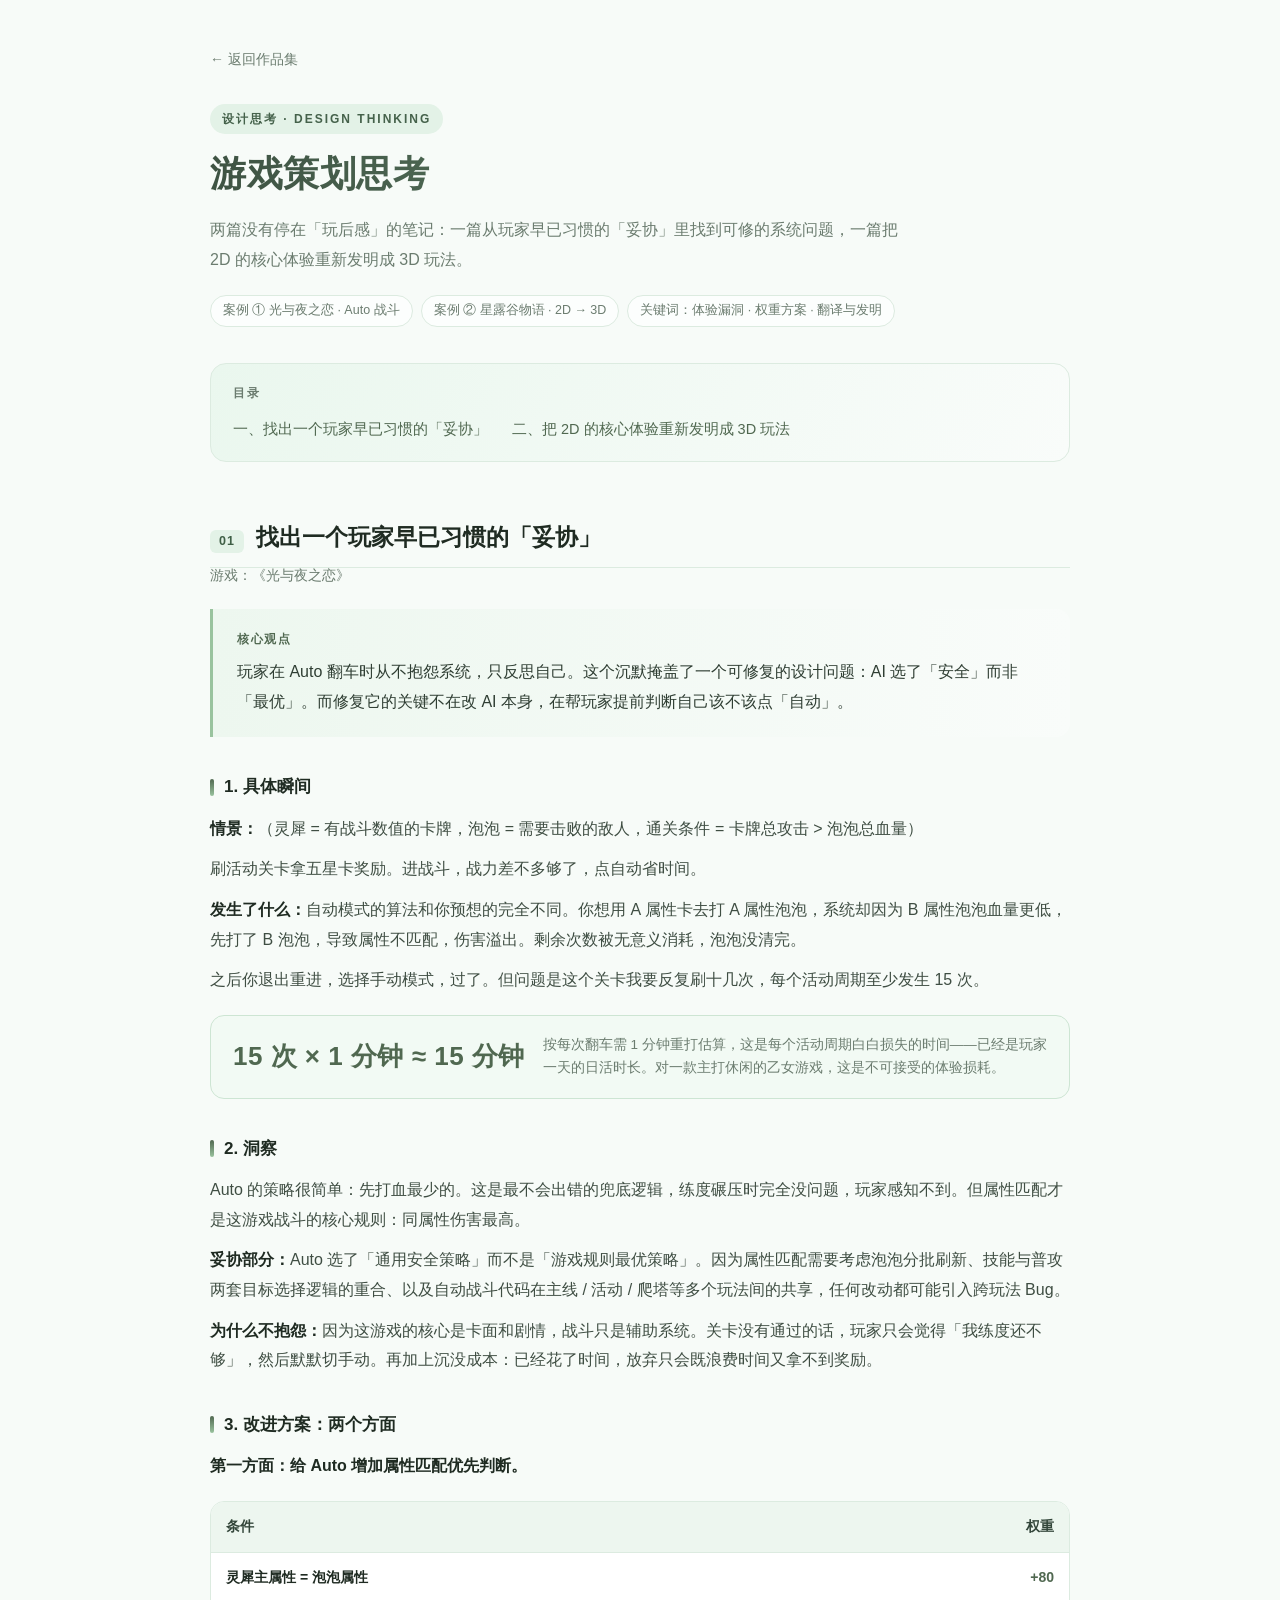
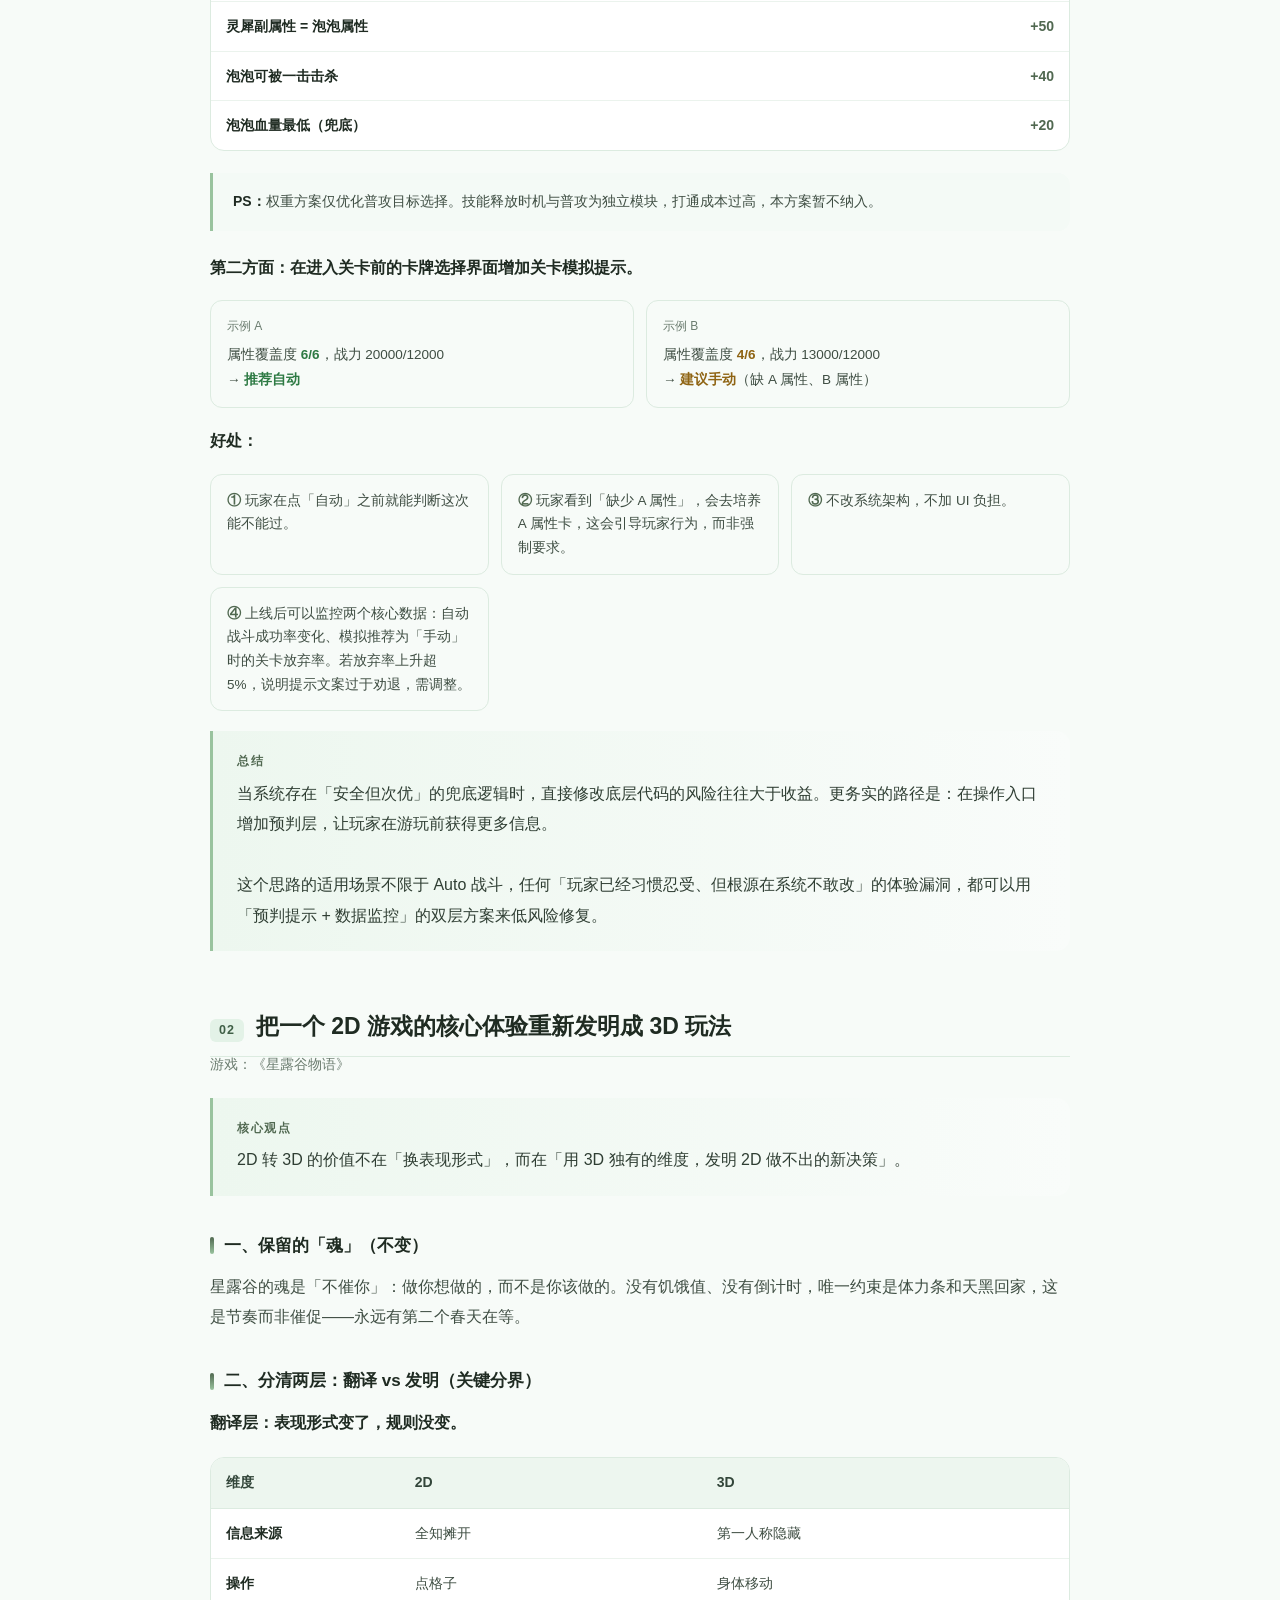
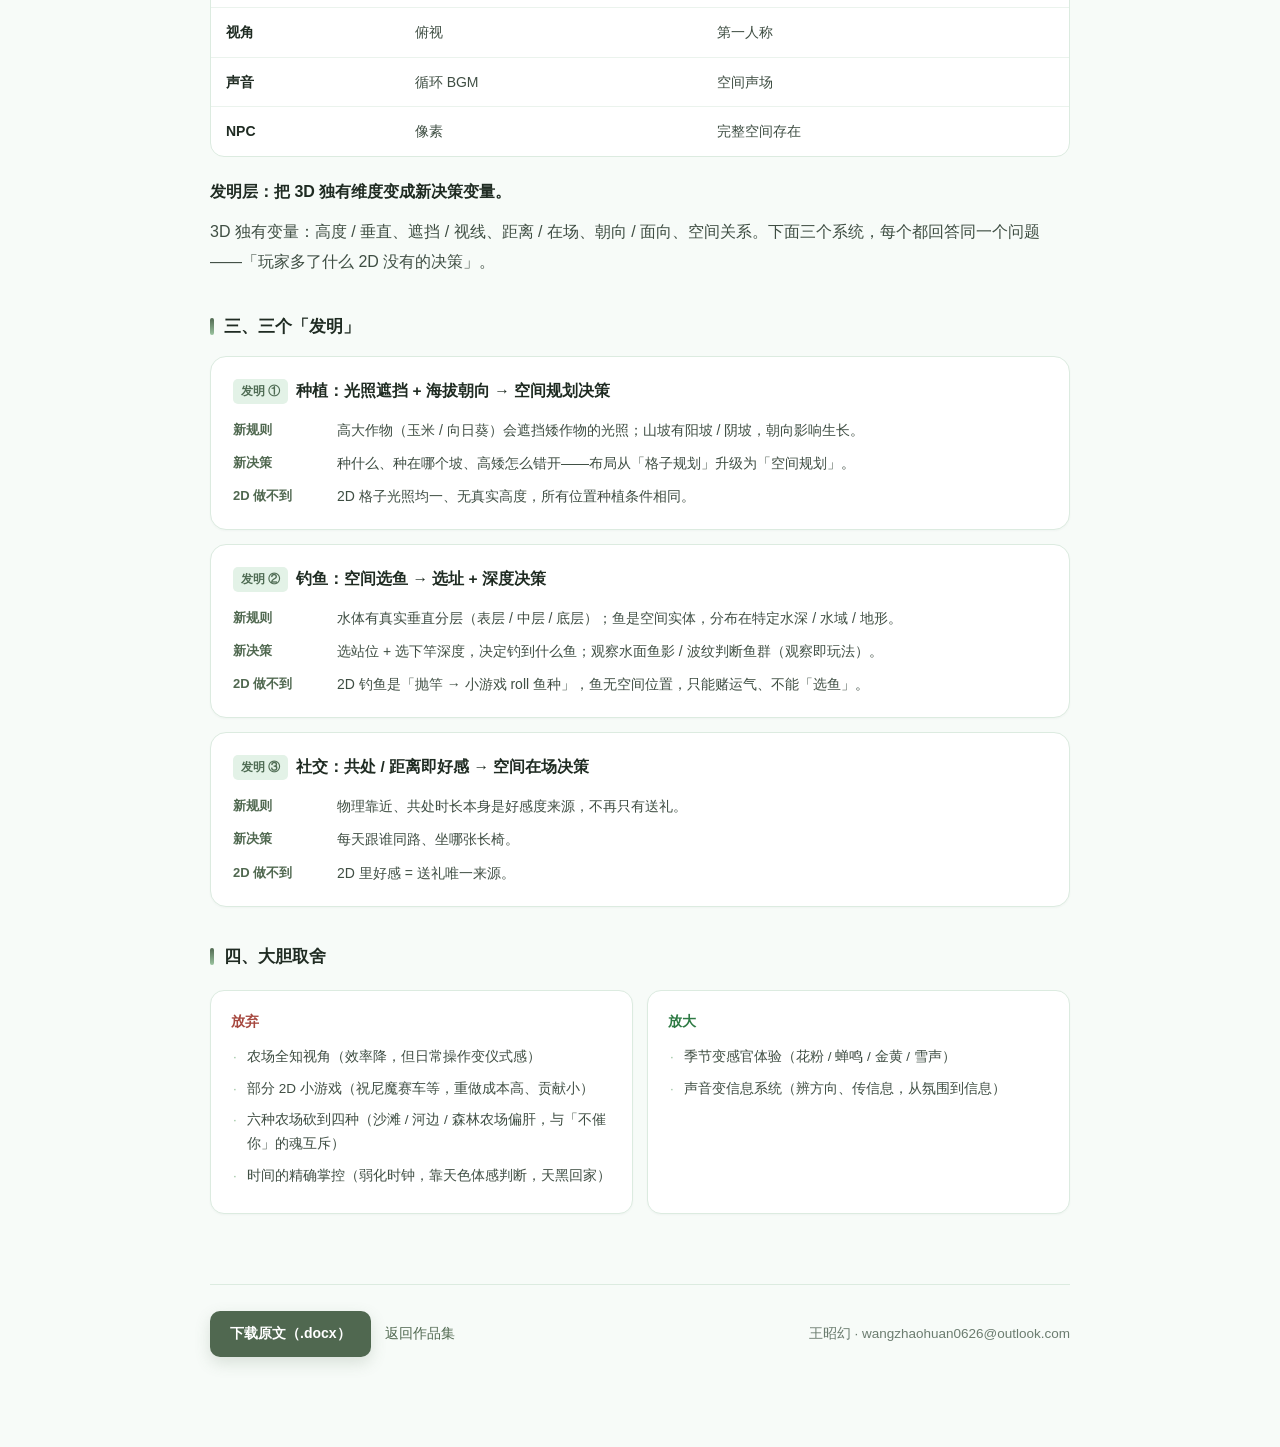
<file: thinking/index.html>
<!DOCTYPE html>
<html lang="zh-CN">
<head>
<meta charset="UTF-8">
<meta name="viewport" content="width=device-width, initial-scale=1.0">
<title>游戏策划思考 · 王昭幻的作品集</title>
<meta name="description" content="两篇游戏策划笔记：从玩家早已习惯的「妥协」里找到可修的系统问题，以及把 2D 游戏的核心体验重新发明成 3D 玩法。">
<style>
:root{
  --paper:#F7FBF8; --card:#FFFFFF; --tint:#EDF7EF; --tint-2:#E3F2E7;
  --deco:#D3F2DE; --sage:#99C39E; --deep:#506850; --deep-2:#3F5442;
  --ink:#1F2B22; --body-text:#3F4E43; --muted:#6B7C6F;
  --line:#DCEBE0; --line-2:#CBE1D1; --accent:#506850; --accent2:#5C7F64;
  --tag-text:#45624B;
}
*{box-sizing:border-box;margin:0;padding:0}
html{scroll-behavior:smooth}
body{
  font-family:-apple-system,BlinkMacSystemFont,"Segoe UI","PingFang SC","Hiragino Sans GB","Microsoft YaHei",sans-serif;
  background:radial-gradient(1000px 460px at 50% -12%,var(--deco) 0%,rgba(211,242,222,0) 62%) no-repeat,var(--paper);
  color:var(--ink);line-height:1.85;padding:44px 20px 90px;
  -webkit-font-smoothing:antialiased;color-scheme:light;
}
.wrap{max-width:860px;margin:0 auto}
a{color:var(--deep);text-decoration:none}
a:hover{text-decoration:underline}
.back{display:inline-block;font-size:14px;color:var(--muted);margin-bottom:30px}
.back:hover{color:var(--deep);text-decoration:none}
.kicker{display:inline-block;font-size:12px;letter-spacing:2px;color:var(--tag-text);background:var(--tint-2);padding:4px 12px;border-radius:20px;margin-bottom:16px;font-weight:600}
h1{
  font-size:36px;line-height:1.35;font-weight:800;letter-spacing:.5px;
  background:linear-gradient(90deg,#3E5343,#6E9475);
  -webkit-background-clip:text;background-clip:text;color:transparent;
}
.lede{color:var(--muted);font-size:16px;margin-top:16px;max-width:700px;line-height:1.9}
.meta{display:flex;flex-wrap:wrap;gap:8px;margin-top:20px}
.meta span{font-size:12.5px;color:var(--muted);border:1px solid var(--line);border-radius:20px;padding:3px 12px;background:rgba(255,255,255,.7)}
.toc{
  margin:36px 0 8px;padding:18px 22px;border:1px solid var(--line);border-radius:16px;
  background:linear-gradient(120deg,#EAF7EE,#F9FCFA);
}
.toc b{display:block;font-size:12px;letter-spacing:1.5px;color:var(--muted);font-weight:600;margin-bottom:10px}
.toc ol{list-style:none;display:flex;flex-wrap:wrap;gap:8px 24px}
.toc a{font-size:14.5px}
section{margin-top:58px}
h2{
  font-size:23px;display:flex;align-items:baseline;gap:12px;flex-wrap:wrap;
  padding-bottom:12px;border-bottom:1px solid var(--line);line-height:1.5;color:var(--ink);
}
h2 .num{font-size:12.5px;font-weight:700;color:#3F5F46;background:var(--tint-2);padding:2px 9px;border-radius:6px;letter-spacing:1px}
h2 small{font-size:13px;font-weight:400;color:var(--muted)}
h3{font-size:17px;margin:34px 0 10px;color:var(--ink);display:flex;align-items:center;gap:10px}
h3::before{content:"";flex:none;width:4px;height:17px;border-radius:2px;background:linear-gradient(180deg,var(--deep),var(--sage))}
p{margin:11px 0;color:var(--body-text)}
strong{color:var(--ink);font-weight:600}
ul.clean{list-style:none;margin:12px 0}
ul.clean li{position:relative;padding-left:20px;margin:9px 0;color:var(--body-text)}
ul.clean li::before{content:"";position:absolute;left:3px;top:.72em;width:6px;height:6px;border-radius:50%;background:var(--sage)}
.game{font-size:13.5px;color:var(--muted);margin:-4px 0 8px}
.feels{display:grid;grid-template-columns:repeat(auto-fit,minmax(230px,1fr));gap:14px;margin:22px 0 6px}
.feel{background:var(--card);border:1px solid var(--line);border-left:3px solid var(--sage);border-radius:0 14px 14px 0;padding:18px 20px;box-shadow:0 1px 2px rgba(63,84,66,.04)}
.feel h4{font-size:15px;margin-bottom:6px;color:var(--ink)}
.feel p{font-size:13.5px;color:var(--muted);margin:0;line-height:1.8}
.tw{overflow-x:auto;margin:20px 0;border:1px solid var(--line);border-radius:14px;background:var(--card)}
table{width:100%;border-collapse:collapse;font-size:14px;min-width:560px}
th{text-align:left;background:#EDF6EF;color:#33463A;font-weight:600;padding:12px 15px;border-bottom:1px solid var(--line);white-space:nowrap}
td{padding:12px 15px;border-bottom:1px solid #EBF3ED;vertical-align:top;color:var(--body-text);line-height:1.75}
tbody tr:last-child td{border-bottom:none}
tbody tr:hover td{background:#F6FBF7}
td.k{color:var(--ink);font-weight:600;white-space:nowrap}
td.w{color:var(--deep);font-weight:700;white-space:nowrap;text-align:right}
.diagram-wrap{overflow-x:auto;margin:20px 0;padding:22px 20px;background:var(--card);border:1px solid var(--line);border-radius:16px}
.diagram{display:grid;grid-template-columns:max-content 46px max-content 46px max-content;gap:12px 0;align-items:center;min-width:640px}
.dg-src{grid-row:1 / span 2;align-self:center}
.dg-a{color:#6E9475;font-size:13px;text-align:center}
.dg-box{background:#F7FBF8;border:1px solid var(--line-2);border-radius:10px;padding:10px 16px;font-size:14px;color:var(--ink);display:inline-flex;flex-direction:column;gap:2px}
.dg-box small{font-size:11.5px;color:var(--muted)}
.dg-box.hl{border-color:var(--sage);box-shadow:0 0 0 3px rgba(153,195,158,.22);background:#fff}
.sys{background:var(--card);border:1px solid var(--line);border-radius:16px;padding:20px 24px 16px;margin:18px 0;box-shadow:0 1px 2px rgba(63,84,66,.04)}
.sys-head{display:flex;align-items:center;gap:10px;margin-bottom:6px}
.sys-no{font-size:12px;color:#4E6B53;background:var(--tint-2);border-radius:6px;padding:2px 9px;font-weight:700}
.sys-head h4{font-size:16px;color:var(--ink)}
.kv{display:grid;grid-template-columns:118px 1fr;gap:8px 18px;margin:10px 0 0}
.kv dt{color:var(--deep);font-size:14px;font-weight:600}
.kv dd{color:var(--body-text);font-size:14.5px;line-height:1.8}
.why{display:grid;grid-template-columns:repeat(auto-fit,minmax(240px,1fr));gap:14px;margin:20px 0}
.why div{background:var(--card);border:1px solid var(--line);border-radius:14px;padding:16px 18px;box-shadow:0 1px 2px rgba(63,84,66,.04)}
.why b{display:block;color:var(--ink);font-size:15px;margin-bottom:4px}
.why p{font-size:13.5px;color:var(--muted);margin:0;line-height:1.8}
.quote{margin:20px 0;padding:20px 24px;border-left:3px solid var(--sage);background:linear-gradient(90deg,#EDF7EF,#F9FCFA);border-radius:0 14px 14px 0;font-size:16px;color:#2F3E33;line-height:1.9}
.quote b{display:block;font-size:11.5px;letter-spacing:1.5px;color:var(--deep);font-weight:600;margin-bottom:6px}
.stat{display:flex;align-items:center;gap:18px;flex-wrap:wrap;margin:20px 0;padding:18px 22px;border:1px solid #CDE5D3;background:#F2FAF4;border-radius:14px}
.stat .n{font-size:26px;font-weight:800;color:var(--deep);line-height:1.2;letter-spacing:.5px}
.stat .t{font-size:13.5px;color:var(--muted);flex:1;min-width:200px;line-height:1.7}
.mock{display:grid;grid-template-columns:repeat(auto-fit,minmax(250px,1fr));gap:12px;margin:18px 0}
.mock div{background:#F7FBF8;border:1px solid var(--line);border-radius:12px;padding:14px 16px;font-size:13.5px;color:var(--body-text)}
.mock b{display:block;font-size:12px;color:var(--muted);font-weight:500;margin-bottom:6px}
.mock .ok{color:#2E7A44;font-weight:600}
.mock .warn{color:#8F6413;font-weight:600}
.benefits{display:grid;grid-template-columns:repeat(auto-fit,minmax(240px,1fr));gap:12px;margin:18px 0}
.benefits div{background:#F7FBF8;border:1px solid var(--line);border-radius:12px;padding:14px 16px;font-size:13.5px;color:var(--body-text);line-height:1.75}
.benefits span{color:var(--deep);font-weight:700;margin-right:4px}
.invent{background:var(--card);border:1px solid var(--line);border-radius:16px;padding:20px 22px;margin:14px 0;box-shadow:0 1px 2px rgba(63,84,66,.04)}
.invent h4{font-size:15.5px;color:var(--ink);margin-bottom:12px;display:flex;gap:8px;align-items:center;flex-wrap:wrap}
.invent h4 i{font-style:normal;font-size:11.5px;color:#4E6B53;background:var(--tint-2);border-radius:5px;padding:2px 8px;font-weight:700}
.invent dl{display:grid;grid-template-columns:88px 1fr;gap:8px 16px;margin:0}
.invent dt{font-size:13px;color:var(--deep);font-weight:600}
.invent dd{font-size:14px;color:var(--body-text);line-height:1.8}
.split{display:grid;grid-template-columns:1fr 1fr;gap:14px;margin:18px 0}
.split>div{background:var(--card);border:1px solid var(--line);border-radius:14px;padding:18px 20px;box-shadow:0 1px 2px rgba(63,84,66,.04)}
.split h4{font-size:14px;margin-bottom:10px;display:flex;align-items:center;gap:8px;color:var(--ink)}
.split .drop h4{color:#A6483F}
.split .up h4{color:#2E7A44}
.split ul{list-style:none}
.split li{position:relative;padding-left:16px;margin:8px 0;font-size:13.5px;color:var(--body-text);line-height:1.75}
.split li::before{content:"·";position:absolute;left:2px;color:var(--sage)}
.note{margin:22px 0;padding:16px 20px;border-left:3px solid var(--sage);background:#F4FAF6;border-radius:0 12px 12px 0;font-size:14px;color:var(--body-text)}
footer{margin-top:70px;padding-top:26px;border-top:1px solid var(--line);display:flex;flex-wrap:wrap;gap:14px;align-items:center;color:var(--muted);font-size:13.5px}
.btn{display:inline-flex;align-items:center;gap:8px;background:var(--deep);color:#fff;font-weight:600;font-size:14px;padding:10px 20px;border-radius:10px;transition:.2s ease;box-shadow:0 6px 16px rgba(80,104,80,.18)}
.btn:hover{text-decoration:none;color:#fff;background:var(--deep-2);transform:translateY(-2px);box-shadow:0 10px 22px rgba(80,104,80,.26)}
@media(max-width:600px){
  body{padding:30px 16px 70px}
  h1{font-size:26px}
  .kv{grid-template-columns:1fr;gap:2px 0}
  .kv dd{margin-bottom:10px}
  .sys{padding:18px}
  .toc{padding:16px 18px}
  .split{grid-template-columns:1fr}
  .invent dl{grid-template-columns:1fr}
  .invent dd{margin-bottom:8px}
  .stat .n{font-size:22px}
}
</style>
</head>
<body>
<div class="wrap">

  <a class="back" href="../">← 返回作品集</a>

  <header>
    <div class="kicker">设计思考 · DESIGN THINKING</div>
    <h1>游戏策划思考</h1>
    <p class="lede">两篇没有停在「玩后感」的笔记：一篇从玩家早已习惯的「妥协」里找到可修的系统问题，一篇把 2D 的核心体验重新发明成 3D 玩法。</p>
    <div class="meta">
      <span>案例 ① 光与夜之恋 · Auto 战斗</span>
      <span>案例 ② 星露谷物语 · 2D → 3D</span>
      <span>关键词：体验漏洞 · 权重方案 · 翻译与发明</span>
    </div>
  </header>

  <nav class="toc">
    <b>目录</b>
    <ol>
      <li><a href="#case1">一、找出一个玩家早已习惯的「妥协」</a></li>
      <li><a href="#case2">二、把 2D 的核心体验重新发明成 3D 玩法</a></li>
    </ol>
  </nav>

  <section id="case1">
    <h2><span class="num">01</span>找出一个玩家早已习惯的「妥协」</h2>
    <p class="game">游戏：《光与夜之恋》</p>

    <div class="quote">
      <b>核心观点</b>
      玩家在 Auto 翻车时从不抱怨系统，只反思自己。这个沉默掩盖了一个可修复的设计问题：AI 选了「安全」而非「最优」。而修复它的关键不在改 AI 本身，在帮玩家提前判断自己该不该点「自动」。
    </div>

    <h3>1. 具体瞬间</h3>
    <p><strong>情景：</strong>（灵犀 = 有战斗数值的卡牌，泡泡 = 需要击败的敌人，通关条件 = 卡牌总攻击 &gt; 泡泡总血量）</p>
    <p>刷活动关卡拿五星卡奖励。进战斗，战力差不多够了，点自动省时间。</p>
    <p><strong>发生了什么：</strong>自动模式的算法和你预想的完全不同。你想用 A 属性卡去打 A 属性泡泡，系统却因为 B 属性泡泡血量更低，先打了 B 泡泡，导致属性不匹配，伤害溢出。剩余次数被无意义消耗，泡泡没清完。</p>
    <p>之后你退出重进，选择手动模式，过了。但问题是这个关卡我要反复刷十几次，每个活动周期至少发生 15 次。</p>

    <div class="stat">
      <span class="n">15 次 × 1 分钟 ≈ 15 分钟</span>
      <span class="t">按每次翻车需 1 分钟重打估算，这是每个活动周期白白损失的时间——已经是玩家一天的日活时长。对一款主打休闲的乙女游戏，这是不可接受的体验损耗。</span>
    </div>

    <h3>2. 洞察</h3>
    <p>Auto 的策略很简单：先打血最少的。这是最不会出错的兜底逻辑，练度碾压时完全没问题，玩家感知不到。但属性匹配才是这游戏战斗的核心规则：同属性伤害最高。</p>
    <p><strong>妥协部分：</strong>Auto 选了「通用安全策略」而不是「游戏规则最优策略」。因为属性匹配需要考虑泡泡分批刷新、技能与普攻两套目标选择逻辑的重合、以及自动战斗代码在主线 / 活动 / 爬塔等多个玩法间的共享，任何改动都可能引入跨玩法 Bug。</p>
    <p><strong>为什么不抱怨：</strong>因为这游戏的核心是卡面和剧情，战斗只是辅助系统。关卡没有通过的话，玩家只会觉得「我练度还不够」，然后默默切手动。再加上沉没成本：已经花了时间，放弃只会既浪费时间又拿不到奖励。</p>

    <h3>3. 改进方案：两个方面</h3>
    <p><strong>第一方面：给 Auto 增加属性匹配优先判断。</strong></p>
    <div class="tw">
      <table>
        <thead><tr><th>条件</th><th style="text-align:right;width:90px">权重</th></tr></thead>
        <tbody>
          <tr><td class="k">灵犀主属性 = 泡泡属性</td><td class="w">+80</td></tr>
          <tr><td class="k">灵犀副属性 = 泡泡属性</td><td class="w">+50</td></tr>
          <tr><td class="k">泡泡可被一击击杀</td><td class="w">+40</td></tr>
          <tr><td class="k">泡泡血量最低（兜底）</td><td class="w">+20</td></tr>
        </tbody>
      </table>
    </div>
    <div class="note"><strong>PS：</strong>权重方案仅优化普攻目标选择。技能释放时机与普攻为独立模块，打通成本过高，本方案暂不纳入。</div>

    <p><strong>第二方面：在进入关卡前的卡牌选择界面增加关卡模拟提示。</strong></p>
    <div class="mock">
      <div>
        <b>示例 A</b>
        属性覆盖度 <span class="ok">6/6</span>，战力 20000/12000<br>
        → <span class="ok">推荐自动</span>
      </div>
      <div>
        <b>示例 B</b>
        属性覆盖度 <span class="warn">4/6</span>，战力 13000/12000<br>
        → <span class="warn">建议手动</span>（缺 A 属性、B 属性）
      </div>
    </div>

    <p><strong>好处：</strong></p>
    <div class="benefits">
      <div><span>①</span>玩家在点「自动」之前就能判断这次能不能过。</div>
      <div><span>②</span>玩家看到「缺少 A 属性」，会去培养 A 属性卡，这会引导玩家行为，而非强制要求。</div>
      <div><span>③</span>不改系统架构，不加 UI 负担。</div>
      <div><span>④</span>上线后可以监控两个核心数据：自动战斗成功率变化、模拟推荐为「手动」时的关卡放弃率。若放弃率上升超 5%，说明提示文案过于劝退，需调整。</div>
    </div>

    <div class="quote">
      <b>总结</b>
      当系统存在「安全但次优」的兜底逻辑时，直接修改底层代码的风险往往大于收益。更务实的路径是：在操作入口增加预判层，让玩家在游玩前获得更多信息。<br><br>
      这个思路的适用场景不限于 Auto 战斗，任何「玩家已经习惯忍受、但根源在系统不敢改」的体验漏洞，都可以用「预判提示 + 数据监控」的双层方案来低风险修复。
    </div>
  </section>

  <section id="case2">
    <h2><span class="num">02</span>把一个 2D 游戏的核心体验重新发明成 3D 玩法</h2>
    <p class="game">游戏：《星露谷物语》</p>

    <div class="quote">
      <b>核心观点</b>
      2D 转 3D 的价值不在「换表现形式」，而在「用 3D 独有的维度，发明 2D 做不出的新决策」。
    </div>

    <h3>一、保留的「魂」（不变）</h3>
    <p>星露谷的魂是「不催你」：做你想做的，而不是你该做的。没有饥饿值、没有倒计时，唯一约束是体力条和天黑回家，这是节奏而非催促——永远有第二个春天在等。</p>

    <h3>二、分清两层：翻译 vs 发明（关键分界）</h3>
    <p><strong>翻译层：表现形式变了，规则没变。</strong></p>
    <div class="tw">
      <table>
        <thead><tr><th style="width:22%">维度</th><th>2D</th><th>3D</th></tr></thead>
        <tbody>
          <tr><td class="k">信息来源</td><td>全知摊开</td><td>第一人称隐藏</td></tr>
          <tr><td class="k">操作</td><td>点格子</td><td>身体移动</td></tr>
          <tr><td class="k">视角</td><td>俯视</td><td>第一人称</td></tr>
          <tr><td class="k">声音</td><td>循环 BGM</td><td>空间声场</td></tr>
          <tr><td class="k">NPC</td><td>像素</td><td>完整空间存在</td></tr>
        </tbody>
      </table>
    </div>

    <p><strong>发明层：把 3D 独有维度变成新决策变量。</strong></p>
    <p>3D 独有变量：高度 / 垂直、遮挡 / 视线、距离 / 在场、朝向 / 面向、空间关系。下面三个系统，每个都回答同一个问题——「玩家多了什么 2D 没有的决策」。</p>

    <h3>三、三个「发明」</h3>

    <div class="invent">
      <h4><i>发明 ①</i>种植：光照遮挡 + 海拔朝向 → 空间规划决策</h4>
      <dl>
        <dt>新规则</dt><dd>高大作物（玉米 / 向日葵）会遮挡矮作物的光照；山坡有阳坡 / 阴坡，朝向影响生长。</dd>
        <dt>新决策</dt><dd>种什么、种在哪个坡、高矮怎么错开——布局从「格子规划」升级为「空间规划」。</dd>
        <dt>2D 做不到</dt><dd>2D 格子光照均一、无真实高度，所有位置种植条件相同。</dd>
      </dl>
    </div>

    <div class="invent">
      <h4><i>发明 ②</i>钓鱼：空间选鱼 → 选址 + 深度决策</h4>
      <dl>
        <dt>新规则</dt><dd>水体有真实垂直分层（表层 / 中层 / 底层）；鱼是空间实体，分布在特定水深 / 水域 / 地形。</dd>
        <dt>新决策</dt><dd>选站位 + 选下竿深度，决定钓到什么鱼；观察水面鱼影 / 波纹判断鱼群（观察即玩法）。</dd>
        <dt>2D 做不到</dt><dd>2D 钓鱼是「抛竿 → 小游戏 roll 鱼种」，鱼无空间位置，只能赌运气、不能「选鱼」。</dd>
      </dl>
    </div>

    <div class="invent">
      <h4><i>发明 ③</i>社交：共处 / 距离即好感 → 空间在场决策</h4>
      <dl>
        <dt>新规则</dt><dd>物理靠近、共处时长本身是好感度来源，不再只有送礼。</dd>
        <dt>新决策</dt><dd>每天跟谁同路、坐哪张长椅。</dd>
        <dt>2D 做不到</dt><dd>2D 里好感 = 送礼唯一来源。</dd>
      </dl>
    </div>

    <h3>四、大胆取舍</h3>
    <div class="split">
      <div class="drop">
        <h4>放弃</h4>
        <ul>
          <li>农场全知视角（效率降，但日常操作变仪式感）</li>
          <li>部分 2D 小游戏（祝尼魔赛车等，重做成本高、贡献小）</li>
          <li>六种农场砍到四种（沙滩 / 河边 / 森林农场偏肝，与「不催你」的魂互斥）</li>
          <li>时间的精确掌控（弱化时钟，靠天色体感判断，天黑回家）</li>
        </ul>
      </div>
      <div class="up">
        <h4>放大</h4>
        <ul>
          <li>季节变感官体验（花粉 / 蝉鸣 / 金黄 / 雪声）</li>
          <li>声音变信息系统（辨方向、传信息，从氛围到信息）</li>
        </ul>
      </div>
    </div>
  </section>

  <footer>
    <a class="btn" href="游戏策划思考.docx" download>下载原文（.docx）</a>
    <a href="../">返回作品集</a>
    <span style="margin-left:auto">王昭幻 · wangzhaohuan0626@outlook.com</span>
  </footer>

</div>
</body>
</html>
</file>
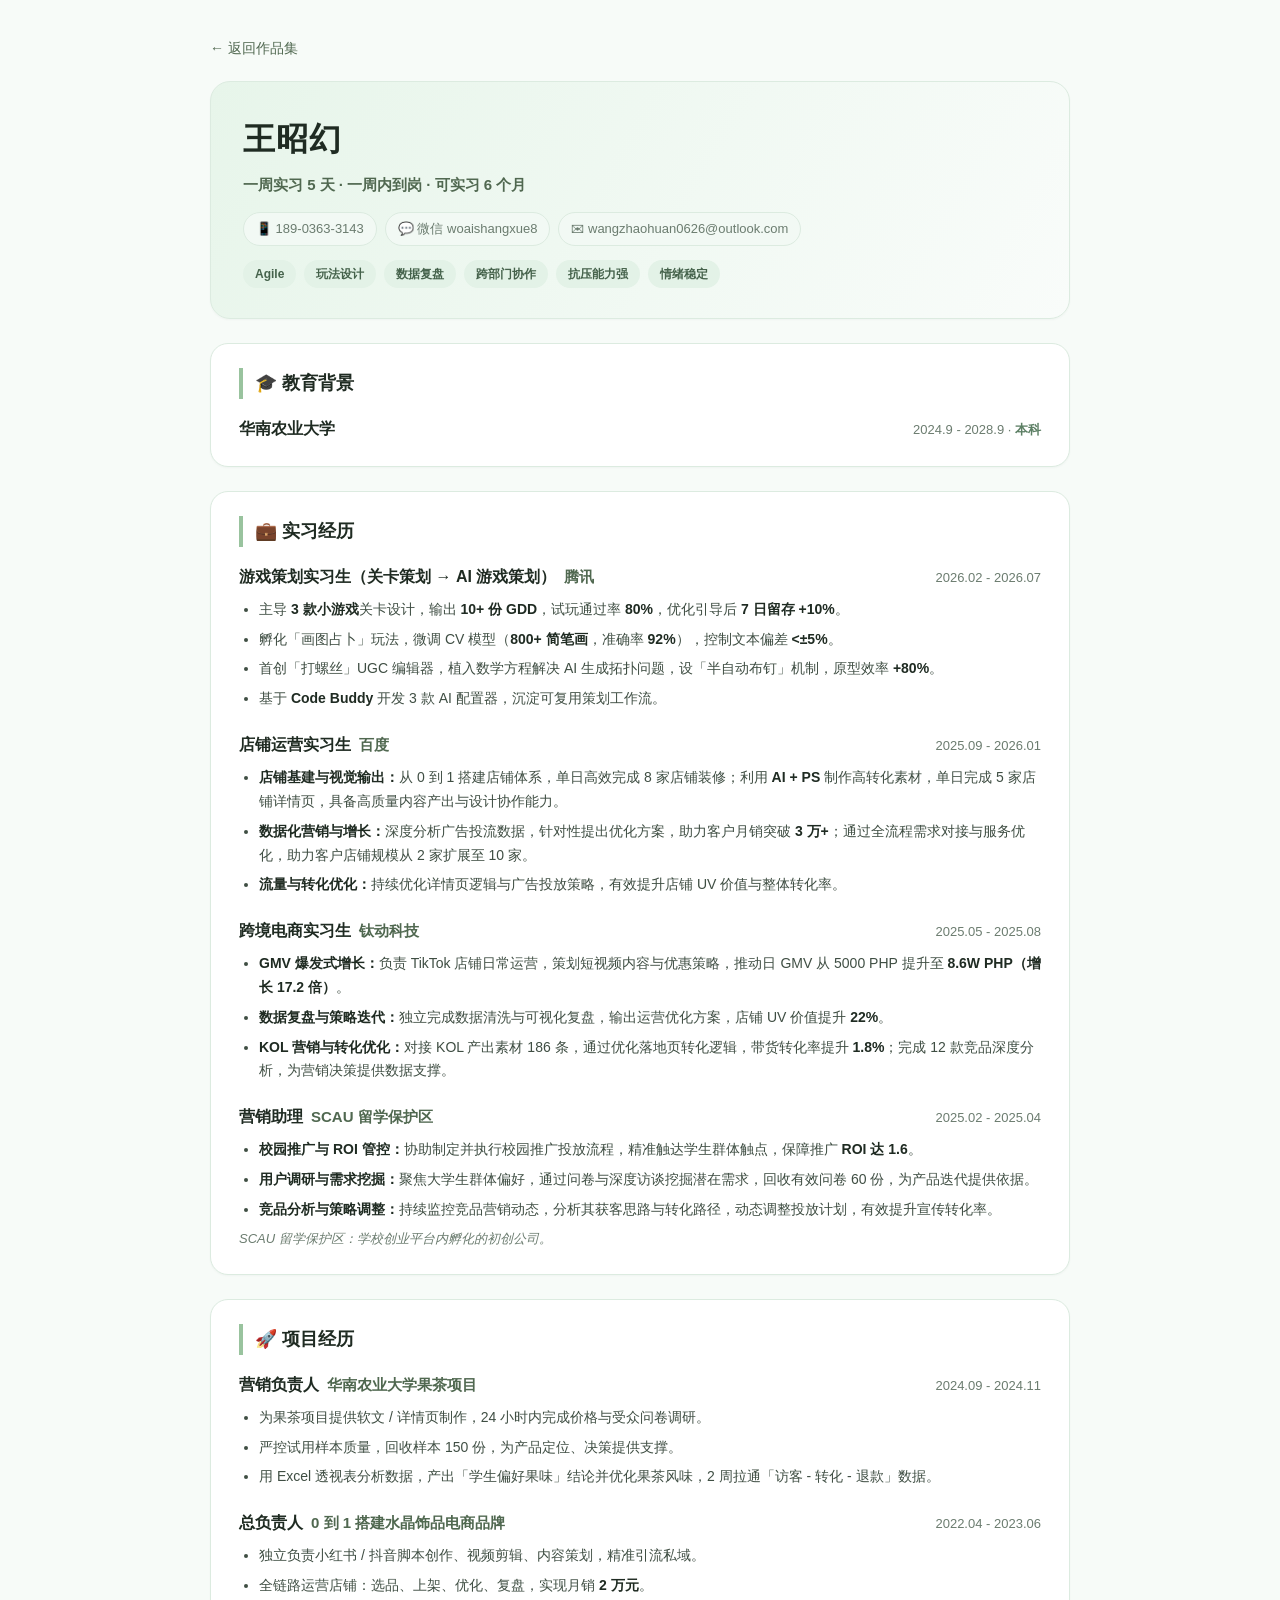
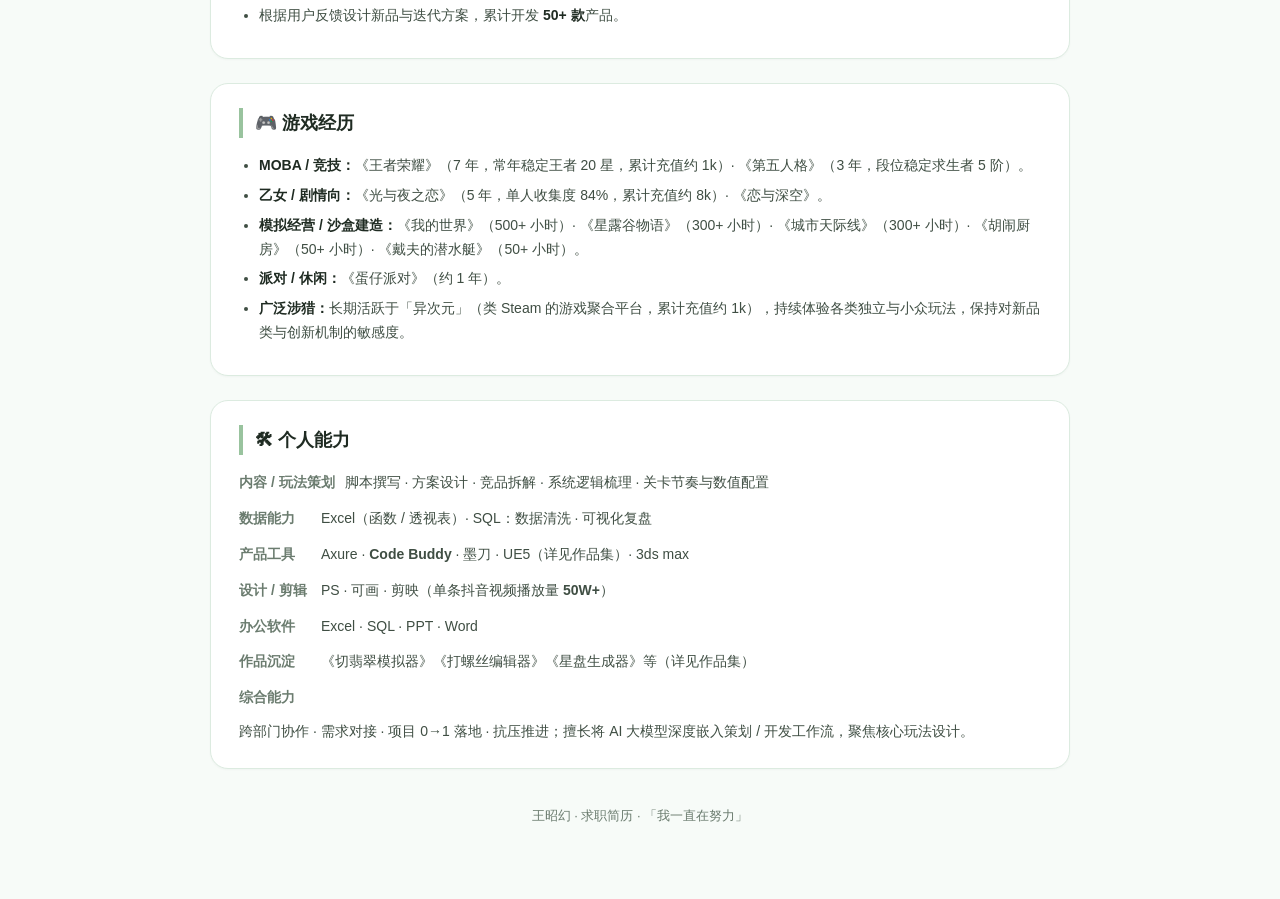
<file: resume.html>
<!DOCTYPE html>
<html lang="zh-CN">
<head>
<meta charset="UTF-8">
<meta name="viewport" content="width=device-width, initial-scale=1.0">
<title>王昭幻 · 简历</title>
<style>
:root{
  --paper:#F7FBF8; --card:#FFFFFF; --tint:#EDF7EF; --tint-2:#E3F2E7;
  --deco:#D3F2DE; --sage:#99C39E; --deep:#506850; --deep-2:#3F5442;
  --ink:#1F2B22; --body-text:#3F4E43; --muted:#6B7C6F;
  --line:#DCEBE0; --line-2:#CBE1D1; --accent:#506850; --accent2:#5C7F64;
  --tag-text:#45624B;
}
*{box-sizing:border-box;margin:0;padding:0}
body{
  font-family:-apple-system,BlinkMacSystemFont,"Segoe UI","PingFang SC","Hiragino Sans GB","Microsoft YaHei",sans-serif;
  background:radial-gradient(1000px 460px at 50% -12%,var(--deco) 0%,rgba(211,242,222,0) 60%) no-repeat,var(--paper);
  color:var(--ink);min-height:100vh;line-height:1.7;padding:34px 16px 72px;
  -webkit-font-smoothing:antialiased;color-scheme:light;
}
.wrap{max-width:860px;margin:0 auto}
.back{display:inline-flex;align-items:center;gap:6px;color:var(--deep);text-decoration:none;font-size:14px;margin-bottom:20px}
.back:hover{gap:10px}
.head{
  background:linear-gradient(120deg,#E7F5EA,#F9FCFA);
  border:1px solid var(--line);border-radius:20px;padding:30px 32px;
  display:flex;gap:24px;align-items:center;flex-wrap:wrap;
  box-shadow:0 1px 2px rgba(63,84,66,.04);
}
.head .name{font-size:32px;font-weight:800;letter-spacing:1px;color:var(--ink)}
.head .role{color:var(--deep);font-size:15px;margin-top:6px;font-weight:600}
.head .info{flex:1;min-width:240px}
.contact{margin-top:14px;display:flex;flex-wrap:wrap;gap:8px}
.contact span{font-size:13px;color:var(--muted);background:#F2F9F4;border:1px solid var(--line);padding:5px 12px;border-radius:20px}
.tags{margin-top:14px;display:flex;flex-wrap:wrap;gap:8px}
.tags .t{font-size:12px;color:var(--tag-text);background:var(--tint-2);padding:4px 12px;border-radius:20px;font-weight:600}
section{
  margin-top:24px;background:var(--card);border:1px solid var(--line);
  border-radius:18px;padding:24px 28px;box-shadow:0 1px 2px rgba(63,84,66,.04);
}
h2{
  font-size:18px;font-weight:700;margin-bottom:16px;padding-left:12px;
  border-left:4px solid var(--sage);display:flex;align-items:center;gap:8px;color:var(--ink);
}
.item{margin-bottom:20px}
.item:last-child{margin-bottom:0}
.item .row{display:flex;justify-content:space-between;flex-wrap:wrap;gap:6px;align-items:baseline}
.item .title{font-size:16px;font-weight:700;color:var(--ink)}
.item .org{color:var(--deep);font-weight:600;margin-left:8px;font-size:15px}
.item .date{color:var(--muted);font-size:13px;white-space:nowrap}
.item ul{margin-top:8px;padding-left:20px}
.item li{font-size:14px;color:var(--body-text);margin-bottom:6px}
.item li b{color:var(--ink)}
.note{font-size:13px;color:var(--muted);margin-top:6px;font-style:italic}
.skills{display:grid;gap:12px}
.skill-row{display:flex;gap:10px;flex-wrap:wrap;align-items:baseline}
.skill-row .k{color:var(--muted);font-size:14px;min-width:72px;font-weight:600}
.skill-row .v{font-size:14px;color:var(--body-text)}
footer{text-align:center;margin-top:36px;color:var(--muted);font-size:13px}
@media(max-width:520px){
  body{padding:26px 14px 60px}
  .head{padding:22px}
  .head .name{font-size:26px}
  section{padding:20px}
}
</style>
</head>
<body>
<div class="wrap">
  <a class="back" href="./">← 返回作品集</a>

  <div class="head">
    <div class="info">
      <div class="name">王昭幻</div>
      <div class="role">一周实习 5 天 · 一周内到岗 · 可实习 6 个月</div>
      <div class="contact">
        <span>📱 189-0363-3143</span>
        <span>💬 微信 woaishangxue8</span>
        <span>✉ wangzhaohuan0626@outlook.com</span>
      </div>
      <div class="tags">
        <span class="t">Agile</span>
        <span class="t">玩法设计</span>
        <span class="t">数据复盘</span>
        <span class="t">跨部门协作</span>
        <span class="t">抗压能力强</span>
        <span class="t">情绪稳定</span>
      </div>
    </div>
  </div>

  <section>
    <h2>🎓 教育背景</h2>
    <div class="item">
      <div class="row">
        <div><span class="title">华南农业大学</span></div>
        <div class="date">2024.9 - 2028.9 · <span style="color:var(--accent2);font-weight:600">本科</span></div>
      </div>
    </div>
  </section>

  <section>
    <h2>💼 实习经历</h2>

    <div class="item">
      <div class="row">
        <div><span class="title">游戏策划实习生（关卡策划 → AI 游戏策划）</span><span class="org">腾讯</span></div>
        <div class="date">2026.02 - 2026.07</div>
      </div>
      <ul>
        <li>主导 <b>3 款小游戏</b>关卡设计，输出 <b>10+ 份 GDD</b>，试玩通过率 <b>80%</b>，优化引导后 <b>7 日留存 +10%</b>。</li>
        <li>孵化「画图占卜」玩法，微调 CV 模型（<b>800+ 简笔画</b>，准确率 <b>92%</b>），控制文本偏差 <b>&lt;±5%</b>。</li>
        <li>首创「打螺丝」UGC 编辑器，植入数学方程解决 AI 生成拓扑问题，设「半自动布钉」机制，原型效率 <b>+80%</b>。</li>
        <li>基于 <b>Code Buddy</b> 开发 3 款 AI 配置器，沉淀可复用策划工作流。</li>
      </ul>
    </div>

    <div class="item">
      <div class="row">
        <div><span class="title">店铺运营实习生</span><span class="org">百度</span></div>
        <div class="date">2025.09 - 2026.01</div>
      </div>
      <ul>
        <li><b>店铺基建与视觉输出：</b>从 0 到 1 搭建店铺体系，单日高效完成 8 家店铺装修；利用 <b>AI + PS</b> 制作高转化素材，单日完成 5 家店铺详情页，具备高质量内容产出与设计协作能力。</li>
        <li><b>数据化营销与增长：</b>深度分析广告投流数据，针对性提出优化方案，助力客户月销突破 <b>3 万+</b>；通过全流程需求对接与服务优化，助力客户店铺规模从 2 家扩展至 10 家。</li>
        <li><b>流量与转化优化：</b>持续优化详情页逻辑与广告投放策略，有效提升店铺 UV 价值与整体转化率。</li>
      </ul>
    </div>

    <div class="item">
      <div class="row">
        <div><span class="title">跨境电商实习生</span><span class="org">钛动科技</span></div>
        <div class="date">2025.05 - 2025.08</div>
      </div>
      <ul>
        <li><b>GMV 爆发式增长：</b>负责 TikTok 店铺日常运营，策划短视频内容与优惠策略，推动日 GMV 从 5000 PHP 提升至 <b>8.6W PHP（增长 17.2 倍）</b>。</li>
        <li><b>数据复盘与策略迭代：</b>独立完成数据清洗与可视化复盘，输出运营优化方案，店铺 UV 价值提升 <b>22%</b>。</li>
        <li><b>KOL 营销与转化优化：</b>对接 KOL 产出素材 186 条，通过优化落地页转化逻辑，带货转化率提升 <b>1.8%</b>；完成 12 款竞品深度分析，为营销决策提供数据支撑。</li>
      </ul>
    </div>

    <div class="item">
      <div class="row">
        <div><span class="title">营销助理</span><span class="org">SCAU 留学保护区</span></div>
        <div class="date">2025.02 - 2025.04</div>
      </div>
      <ul>
        <li><b>校园推广与 ROI 管控：</b>协助制定并执行校园推广投放流程，精准触达学生群体触点，保障推广 <b>ROI 达 1.6</b>。</li>
        <li><b>用户调研与需求挖掘：</b>聚焦大学生群体偏好，通过问卷与深度访谈挖掘潜在需求，回收有效问卷 60 份，为产品迭代提供依据。</li>
        <li><b>竞品分析与策略调整：</b>持续监控竞品营销动态，分析其获客思路与转化路径，动态调整投放计划，有效提升宣传转化率。</li>
      </ul>
      <div class="note">SCAU 留学保护区：学校创业平台内孵化的初创公司。</div>
    </div>
  </section>

  <section>
    <h2>🚀 项目经历</h2>

    <div class="item">
      <div class="row">
        <div><span class="title">营销负责人</span><span class="org">华南农业大学果茶项目</span></div>
        <div class="date">2024.09 - 2024.11</div>
      </div>
      <ul>
        <li>为果茶项目提供软文 / 详情页制作，24 小时内完成价格与受众问卷调研。</li>
        <li>严控试用样本质量，回收样本 150 份，为产品定位、决策提供支撑。</li>
        <li>用 Excel 透视表分析数据，产出「学生偏好果味」结论并优化果茶风味，2 周拉通「访客 - 转化 - 退款」数据。</li>
      </ul>
    </div>

    <div class="item">
      <div class="row">
        <div><span class="title">总负责人</span><span class="org">0 到 1 搭建水晶饰品电商品牌</span></div>
        <div class="date">2022.04 - 2023.06</div>
      </div>
      <ul>
        <li>独立负责小红书 / 抖音脚本创作、视频剪辑、内容策划，精准引流私域。</li>
        <li>全链路运营店铺：选品、上架、优化、复盘，实现月销 <b>2 万元</b>。</li>
        <li>根据用户反馈设计新品与迭代方案，累计开发 <b>50+ 款</b>产品。</li>
      </ul>
    </div>
  </section>

  <section>
    <h2>🎮 游戏经历</h2>
    <div class="item">
      <ul>
        <li><b>MOBA / 竞技：</b>《王者荣耀》（7 年，常年稳定王者 20 星，累计充值约 1k）· 《第五人格》（3 年，段位稳定求生者 5 阶）。</li>
        <li><b>乙女 / 剧情向：</b>《光与夜之恋》（5 年，单人收集度 84%，累计充值约 8k）· 《恋与深空》。</li>
        <li><b>模拟经营 / 沙盒建造：</b>《我的世界》（500+ 小时）· 《星露谷物语》（300+ 小时）· 《城市天际线》（300+ 小时）· 《胡闹厨房》（50+ 小时）· 《戴夫的潜水艇》（50+ 小时）。</li>
        <li><b>派对 / 休闲：</b>《蛋仔派对》（约 1 年）。</li>
        <li><b>广泛涉猎：</b>长期活跃于「异次元」（类 Steam 的游戏聚合平台，累计充值约 1k），持续体验各类独立与小众玩法，保持对新品类与创新机制的敏感度。</li>
      </ul>
    </div>
  </section>

  <section>
    <h2>🛠 个人能力</h2>
    <div class="skills">
      <div class="skill-row"><span class="k">内容 / 玩法策划</span><span class="v">脚本撰写 · 方案设计 · 竞品拆解 · 系统逻辑梳理 · 关卡节奏与数值配置</span></div>
      <div class="skill-row"><span class="k">数据能力</span><span class="v">Excel（函数 / 透视表）· SQL：数据清洗 · 可视化复盘</span></div>
      <div class="skill-row"><span class="k">产品工具</span><span class="v">Axure · <b>Code Buddy</b> · 墨刀 · UE5（详见作品集）· 3ds max</span></div>
      <div class="skill-row"><span class="k">设计 / 剪辑</span><span class="v">PS · 可画 · 剪映（单条抖音视频播放量 <b>50W+</b>）</span></div>
      <div class="skill-row"><span class="k">办公软件</span><span class="v">Excel · SQL · PPT · Word</span></div>
      <div class="skill-row"><span class="k">作品沉淀</span><span class="v">《切翡翠模拟器》《打螺丝编辑器》《星盘生成器》等（详见作品集）</span></div>
      <div class="skill-row"><span class="k">综合能力</span><span class="v">跨部门协作 · 需求对接 · 项目 0→1 落地 · 抗压推进；擅长将 AI 大模型深度嵌入策划 / 开发工作流，聚焦核心玩法设计。</span></div>
    </div>
  </section>

  <footer>王昭幻 · 求职简历 · 「我一直在努力」</footer>
</div>
</body>
</html>
</file>
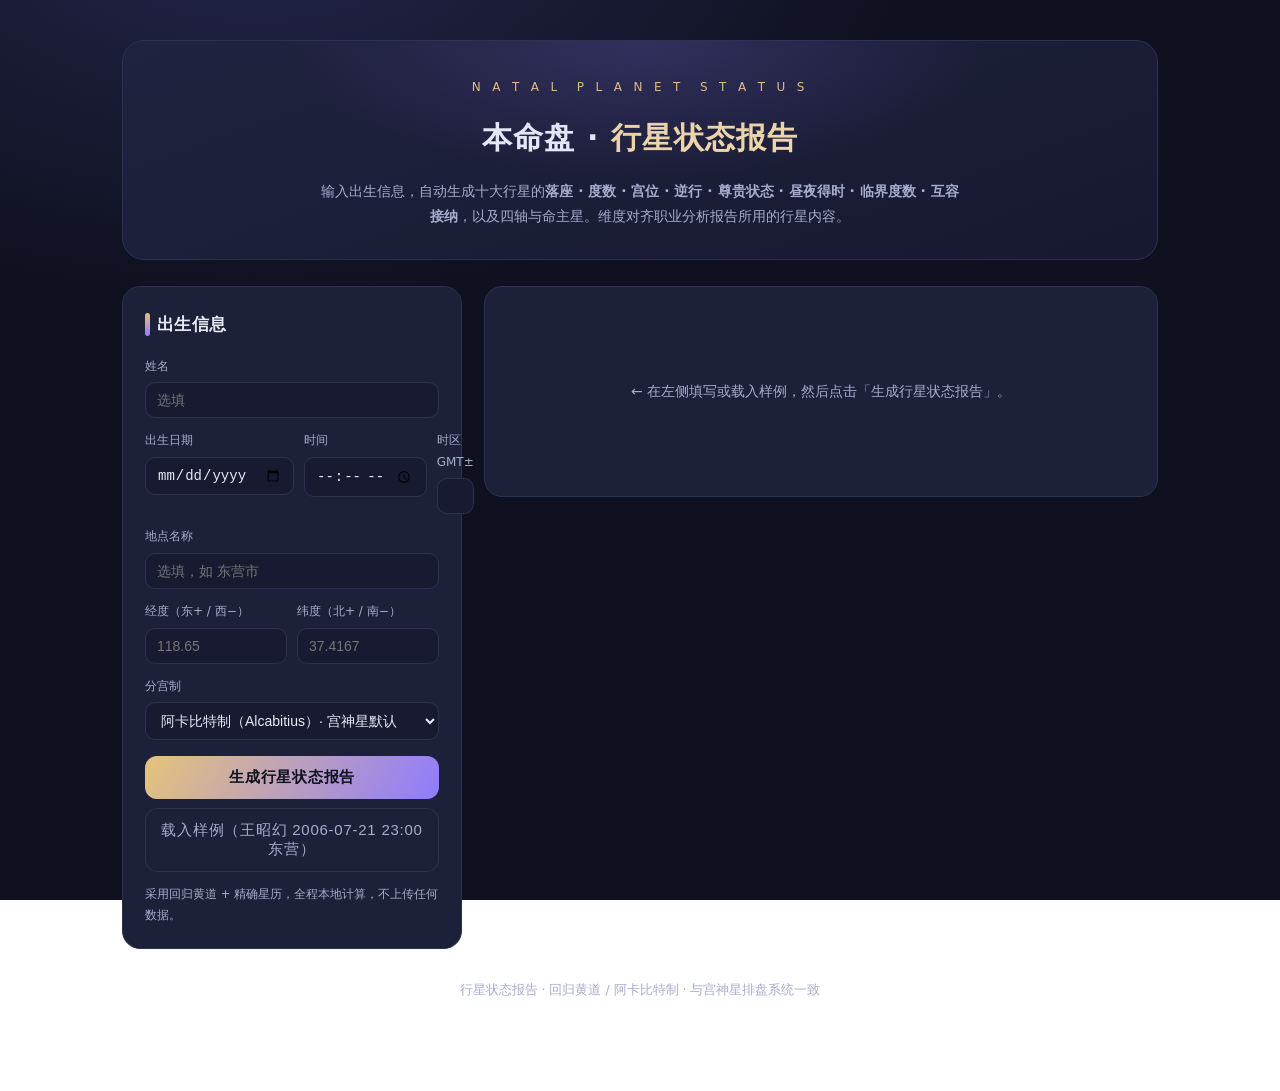
<file: astro/行星状态报告.html>
<!DOCTYPE html>
<html lang="zh-CN">
<head>
<meta charset="UTF-8" />
<meta name="viewport" content="width=device-width, initial-scale=1.0" />
<title>本命盘 · 行星状态报告</title>
<style>
  :root{
    --bg:#0f1120; --card:#1c2038; --card2:#171a30; --ink:#e8eaf6;
    --muted:#a6accd; --gold:#e6c37a; --gold2:#f0d9a6; --line:#2c3252;
    --accent:#8f7bff; --accent2:#5ec2c9; --good:#7ee0a0; --bad:#ff8a8a; --warn:#ffcf7a;
  }
  *{box-sizing:border-box;}
  body{
    margin:0; background:radial-gradient(1200px 700px at 20% -10%, #23264a 0%, var(--bg) 55%) fixed;
    color:var(--ink); font-family:"PingFang SC","Microsoft YaHei","Segoe UI",system-ui,sans-serif;
    line-height:1.8; -webkit-font-smoothing:antialiased;
  }
  .wrap{max-width:1080px; margin:0 auto; padding:40px 22px 90px;}
  header.hero{text-align:center; padding:36px 20px 30px; border-radius:22px;
    background:linear-gradient(160deg,#20233f,#161930); border:1px solid var(--line); position:relative; overflow:hidden;}
  header.hero:before{content:""; position:absolute; inset:0;
    background:radial-gradient(500px 200px at 50% 0%, rgba(143,123,255,.18), transparent 70%);}
  .hero .sub{color:var(--gold); letter-spacing:.32em; font-size:12px; margin:0 0 12px;}
  .hero h1{margin:0; font-size:30px; font-weight:700; letter-spacing:.04em;}
  .hero h1 span{color:var(--gold2);}
  .hero p.desc{color:var(--muted); font-size:14px; margin:14px auto 0; max-width:640px;}

  .layout{display:grid; grid-template-columns:340px 1fr; gap:22px; margin-top:26px; align-items:start;}
  @media(max-width:880px){.layout{grid-template-columns:1fr;}}
  .card{background:var(--card); border:1px solid var(--line); border-radius:18px; padding:22px 22px;}
  .card h2{font-size:17px; margin:0 0 16px; padding-left:12px; position:relative; letter-spacing:.02em;}
  .card h2:before{content:""; position:absolute; left:0; top:4px; bottom:4px; width:5px; border-radius:4px;
    background:linear-gradient(var(--gold),var(--accent));}
  label{display:block; font-size:12px; color:var(--muted); margin:12px 0 5px;}
  input,select{width:100%; padding:9px 11px; border-radius:10px; border:1px solid var(--line);
    background:var(--card2); color:var(--ink); font-size:14px; outline:none;}
  input:focus,select:focus{border-color:var(--accent);}
  .row2{display:grid; grid-template-columns:1fr 1fr; gap:10px;}
  .row3{display:grid; grid-template-columns:1fr 1fr .8fr; gap:10px;}
  button{width:100%; margin-top:16px; padding:12px; border:none; border-radius:12px; cursor:pointer;
    font-size:15px; font-weight:600; letter-spacing:.05em;
    background:linear-gradient(120deg,var(--gold),var(--accent)); color:#0f1120;}
  button.ghost{background:transparent; border:1px solid var(--line); color:var(--muted); font-weight:500; margin-top:9px;}
  button:hover{filter:brightness(1.08);}

  .placeholder{color:var(--muted); text-align:center; padding:70px 20px; font-size:14px;}
  .sumgrid{display:grid; grid-template-columns:repeat(4,1fr); gap:10px; margin-bottom:14px;}
  @media(max-width:640px){.sumgrid{grid-template-columns:repeat(2,1fr);}}
  .stat{background:var(--card2); border:1px solid var(--line); border-radius:12px; padding:12px 14px;}
  .stat .k{font-size:11px; color:var(--muted); letter-spacing:.05em;}
  .stat .v{font-size:16px; font-weight:600; color:var(--gold2); margin-top:3px;}

  .block{background:var(--card2); border:1px solid var(--line); border-radius:14px; padding:16px 18px; margin-top:14px;}
  .block h3{margin:0 0 10px; font-size:15px; color:var(--accent2);}
  .rowline{display:flex; flex-wrap:wrap; gap:6px 14px; font-size:13.5px;}
  .rowline b{color:var(--ink);}

  .pcards{display:grid; grid-template-columns:repeat(2,1fr); gap:12px; margin-top:12px;}
  @media(max-width:640px){.pcards{grid-template-columns:1fr;}}
  .pcard{background:var(--card2); border:1px solid var(--line); border-radius:14px; padding:14px 16px; position:relative;}
  .pcard .head{display:flex; align-items:baseline; gap:8px;}
  .pcard .glyph{font-size:22px; color:var(--gold);}
  .pcard .nm{font-size:16px; font-weight:600;}
  .pcard .pos{margin-left:auto; font-size:13px; color:var(--muted);}
  .pcard .house{display:inline-block; margin-top:6px; font-size:12.5px; color:var(--accent2);}
  .tags{margin-top:10px; display:flex; flex-wrap:wrap; gap:6px;}
  .tag{font-size:11.5px; padding:3px 9px; border-radius:999px; border:1px solid var(--line); background:#12142a; color:var(--muted);}
  .tag.dig{color:var(--good); border-color:rgba(126,224,160,.35); background:rgba(126,224,160,.08);}
  .tag.deb{color:var(--bad); border-color:rgba(255,138,138,.35); background:rgba(255,138,138,.08);}
  .tag.retro{color:var(--warn); border-color:rgba(255,207,122,.35); background:rgba(255,207,122,.08);}
  .tag.crit{color:#ff9edb; border-color:rgba(255,158,219,.35); background:rgba(255,158,219,.08);}
  .tag.sect{color:var(--accent); border-color:rgba(143,123,255,.4); background:rgba(143,123,255,.1);}
  .tag.recep{color:var(--accent2); border-color:rgba(94,194,201,.4); background:rgba(94,194,201,.1);}
  .pcard .note{margin-top:8px; font-size:12.5px; color:var(--muted); line-height:1.6;}
  .ruler-badge{position:absolute; top:12px; right:12px; font-size:10.5px; color:#0f1120;
    background:linear-gradient(120deg,var(--gold),var(--gold2)); padding:2px 8px; border-radius:999px; font-weight:700;}

  ul.recl{margin:8px 0 0; padding-left:20px;} ul.recl li{margin:5px 0; font-size:13.5px; color:#d7dbf2;}
  .toolbar{display:flex; justify-content:space-between; align-items:center; margin-bottom:10px;}
  .err{color:var(--bad); font-size:13px; margin-top:10px;}
  .small{font-size:11.5px; color:var(--muted);}
  footer{margin-top:30px; text-align:center; color:var(--muted); font-size:12.5px;}
</style>
</head>
<body>
<div class="wrap">
  <header class="hero">
    <p class="sub">N A T A L　P L A N E T　S T A T U S</p>
    <h1>本命盘 · <span>行星状态报告</span></h1>
    <p class="desc">输入出生信息，自动生成十大行星的<b>落座 · 度数 · 宫位 · 逆行 · 尊贵状态 · 昼夜得时 · 临界度数 · 互容接纳</b>，以及四轴与命主星。维度对齐职业分析报告所用的行星内容。</p>
  </header>

  <div class="layout">
    <!-- 输入 -->
    <div class="card">
      <h2>出生信息</h2>
      <label>姓名</label>
      <input id="name" placeholder="选填" />
      <div class="row3">
        <div><label>出生日期</label><input id="date" type="date" /></div>
        <div><label>时间</label><input id="time" type="time" step="60" /></div>
        <div><label>时区 GMT±</label><input id="tz" type="number" step="0.5" value="8" /></div>
      </div>
      <label>地点名称</label>
      <input id="place" placeholder="选填，如 东营市" />
      <div class="row2">
        <div><label>经度（东+ / 西−）</label><input id="lon" type="number" step="0.0001" placeholder="118.65" /></div>
        <div><label>纬度（北+ / 南−）</label><input id="lat" type="number" step="0.0001" placeholder="37.4167" /></div>
      </div>
      <label>分宫制</label>
      <select id="house">
        <option value="Alcabitius">阿卡比特制（Alcabitius）· 宫神星默认</option>
        <option value="Placidus">普拉西德制（Placidus）</option>
      </select>
      <button id="btnGen">生成行星状态报告</button>
      <button id="btnSample" class="ghost">载入样例（王昭幻 2006-07-21 23:00 东营）</button>
      <div class="err" id="err"></div>
      <div class="small" style="margin-top:12px">采用回归黄道 + 精确星历，全程本地计算，不上传任何数据。</div>
    </div>

    <!-- 结果 -->
    <div class="card" id="out">
      <div class="placeholder" id="ph">← 在左侧填写或载入样例，然后点击「生成行星状态报告」。</div>
      <div id="result" style="display:none"></div>
    </div>
  </div>

  <footer>行星状态报告 · 回归黄道 / 阿卡比特制 · 与宫神星排盘系统一致</footer>
</div>

<script src="js/astronomy.browser.js"></script>
<script src="js/astro-engine.js"></script>
<script src="js/planet-report.js"></script>
</body>
</html>
</file>
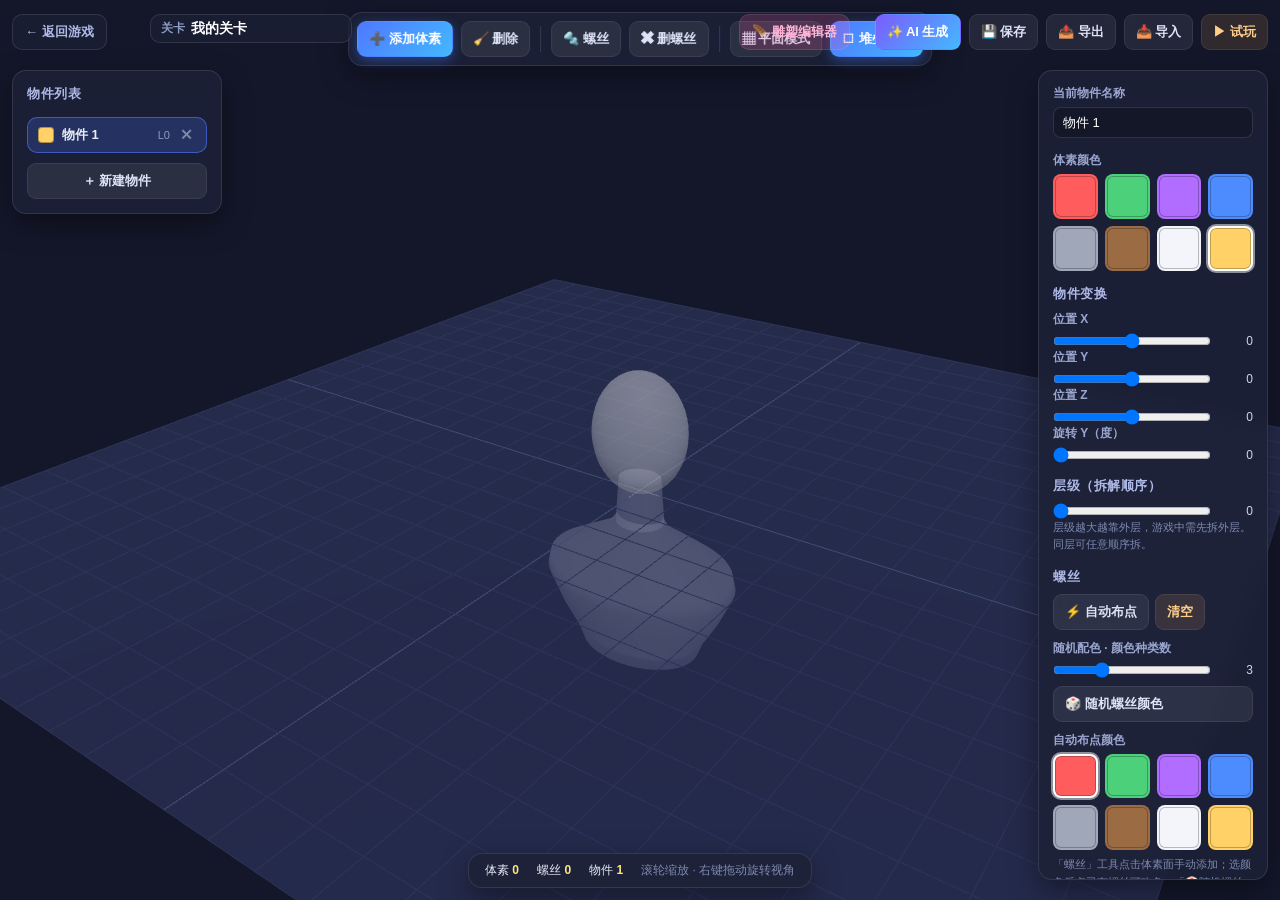
<file: screw/editor.html>
<!DOCTYPE html>
<html lang="zh-CN">
<head>
<meta charset="UTF-8" />
<meta name="viewport" content="width=device-width, initial-scale=1.0, user-scalable=no" />
<title>体素关卡编辑器 · 扭螺丝</title>
<style>
  * { margin: 0; padding: 0; box-sizing: border-box; }
  html, body { width: 100%; height: 100%; overflow: hidden; background: #14172a; font-family: "PingFang SC", "Microsoft YaHei", sans-serif; -webkit-tap-highlight-color: transparent; color:#e8ecf7; }
  #app { position: relative; width: 100%; height: 100%; }
  canvas { display: block; }

  /* ---------- 通用面板 ---------- */
  .panel {
    background: rgba(28,33,55,0.86); backdrop-filter: blur(10px);
    border: 1px solid rgba(255,255,255,0.1); border-radius: 14px;
    box-shadow: 0 10px 30px rgba(0,0,0,0.4);
  }
  .panel h3 { font-size: 13px; font-weight: 800; letter-spacing:.5px; color:#aeb9e6; margin-bottom: 8px; text-transform: uppercase; }
  .row { display:flex; gap:6px; flex-wrap: wrap; }
  button.tool {
    border:none; cursor:pointer; border-radius: 9px; padding: 8px 11px;
    font-size: 13px; font-weight: 700; color:#dde4f7;
    background: rgba(255,255,255,0.07); border:1px solid rgba(255,255,255,0.08);
    transition: all .15s; display:flex; align-items:center; gap:5px; white-space:nowrap;
  }
  button.tool:hover { background: rgba(255,255,255,0.14); }
  button.tool.active { background: linear-gradient(135deg,#4f78ff,#43b9ff); color:#fff; border-color: transparent; box-shadow: 0 4px 12px rgba(60,120,255,.4); }
  button.tool.danger.active { background: linear-gradient(135deg,#ff6b6b,#ff8e53); box-shadow: 0 4px 12px rgba(255,90,90,.4); }
  button.tool.warn { background: rgba(255,180,80,0.12); color:#ffce8a; }
  button.tool.ghost { background: transparent; }

  /* ---------- 顶部工具栏 ---------- */
  #toolbar {
    position: absolute; top: 12px; left: 50%; transform: translateX(-50%);
    z-index: 20; display:flex; gap: 8px; padding: 8px; align-items:center;
  }
  #toolbar .sep { width:1px; height: 26px; background: rgba(255,255,255,0.12); margin: 0 2px; }

  /* ---------- 左侧：物件列表 ---------- */
  #left-panel {
    position:absolute; left: 12px; top: 70px; width: 210px; z-index: 18; padding: 14px;
    max-height: calc(100% - 90px); display:flex; flex-direction:column;
  }
  #obj-list { display:flex; flex-direction:column; gap:6px; overflow-y:auto; margin: 6px 0 10px; }
  #obj-list::-webkit-scrollbar { width:6px; } #obj-list::-webkit-scrollbar-thumb { background: rgba(255,255,255,.18); border-radius:3px; }
  .obj-item {
    display:flex; align-items:center; gap:8px; padding: 8px 10px; border-radius:10px; cursor:pointer;
    background: rgba(255,255,255,0.05); border:1px solid transparent; transition: all .15s;
  }
  .obj-item:hover { background: rgba(255,255,255,0.1); }
  .obj-item.active { background: rgba(79,120,255,0.22); border-color: rgba(79,120,255,0.6); }
  .obj-swatch { width:16px; height:16px; border-radius:4px; flex:none; box-shadow: inset 0 0 0 1px rgba(0,0,0,.3); }
  .obj-name { flex:1; font-size:13px; font-weight:600; overflow:hidden; text-overflow:ellipsis; white-space:nowrap; }
  .obj-count { font-size:11px; color:#8e9ac4; }
  .obj-del { opacity:.5; font-size:14px; padding:0 2px; }
  .obj-del:hover { opacity:1; color:#ff7a7a; }

  /* ---------- 右侧：属性 / 工具 ---------- */
  #right-panel {
    position:absolute; right: 12px; top: 70px; width: 230px; z-index: 18; padding: 14px;
    max-height: calc(100% - 90px); overflow-y:auto;
  }
  #right-panel::-webkit-scrollbar { width:6px; } #right-panel::-webkit-scrollbar-thumb { background: rgba(255,255,255,.18); border-radius:3px; }
  .field { margin-bottom: 14px; }
  .field label { display:block; font-size:12px; color:#9aa6cf; margin-bottom:5px; font-weight:600; }
  .field input[type=text] { width:100%; padding:7px 9px; border-radius:8px; border:1px solid rgba(255,255,255,.12); background: rgba(0,0,0,.25); color:#fff; font-size:13px; }
  .slider-row { display:flex; align-items:center; gap:8px; }
  .slider-row input[type=range]{ flex:1; }
  .slider-row span { font-size:12px; color:#cdd6f4; width:34px; text-align:right; }

  .palette { display:grid; grid-template-columns: repeat(4,1fr); gap:7px; }
  .swatch { width:100%; aspect-ratio:1; border-radius:8px; cursor:pointer; border:2px solid transparent; transition: transform .1s; box-shadow: inset 0 0 0 1px rgba(0,0,0,.25); }
  .swatch:hover { transform: scale(1.08); }
  .swatch.active { border-color:#fff; box-shadow: 0 0 0 2px rgba(255,255,255,.5), inset 0 0 0 1px rgba(0,0,0,.25); }

  .hint { font-size:11px; line-height:1.6; color:#7e8ab0; }
  .badge-info { display:inline-block; background: rgba(255,255,255,.08); padding:2px 8px; border-radius:10px; font-size:11px; color:#aeb9e6; margin-top:4px; }

  /* ---------- 底部状态栏 ---------- */
  #statusbar {
    position:absolute; bottom: 12px; left: 50%; transform: translateX(-50%);
    z-index: 18; padding: 8px 16px; display:flex; gap:18px; align-items:center; font-size:12px;
  }
  #statusbar b { color:#ffe477; }

  /* ---------- 模态框 ---------- */
  #modal-mask { position:absolute; inset:0; z-index:50; display:none; align-items:center; justify-content:center; background: rgba(8,10,20,.7); backdrop-filter: blur(4px); }
  .modal { width: min(92vw, 560px); padding: 24px; }
  .modal h2 { font-size:20px; margin-bottom:14px; color:#fff; }
  .modal textarea { width:100%; height: 200px; resize:vertical; border-radius:10px; border:1px solid rgba(255,255,255,.14); background:rgba(0,0,0,.3); color:#cfe; font-size:12px; padding:10px; font-family: monospace; }
  .modal-actions { display:flex; gap:10px; justify-content:flex-end; margin-top:16px; }
  .btn-primary { border:none; cursor:pointer; border-radius:10px; padding:10px 20px; font-weight:700; font-size:14px; color:#fff; background: linear-gradient(135deg,#4f78ff,#43b9ff); }
  .btn-secondary { border:none; cursor:pointer; border-radius:10px; padding:10px 20px; font-weight:700; font-size:14px; color:#cdd6f4; background: rgba(255,255,255,.1); }

  #toast { position:absolute; bottom: 70px; left:50%; transform: translateX(-50%); background: rgba(0,0,0,.82); color:#fff; padding:10px 20px; border-radius:22px; font-size:14px; z-index:60; opacity:0; pointer-events:none; transition: opacity .25s; font-weight:600; }
  #toast.show { opacity:1; }

  a.backlink { position:absolute; left:12px; top:14px; z-index:30; color:#aeb9e6; text-decoration:none; font-size:13px; font-weight:700; padding:8px 12px; border-radius:10px; background: rgba(28,33,55,0.7); border:1px solid rgba(255,255,255,.1); }
  a.backlink:hover { color:#fff; }

  /* 关卡名输入（顶部左侧） */
  #level-name-wrap { position:absolute; left:150px; top:14px; z-index:30; display:flex; align-items:center; gap:6px;
    background: rgba(28,33,55,0.7); border:1px solid rgba(255,255,255,.1); border-radius:10px; padding:5px 10px; }
  #level-name-wrap label { font-size:12px; color:#8e9ac4; font-weight:700; }
  #level-name-input { background:transparent; border:none; outline:none; color:#fff; font-size:14px; font-weight:700; width:150px; }
  #level-name-input:focus { border-bottom:1px solid #4f78ff; }

  /* AI 生成模态：描述 + 图片 + 数量 */
  #ai-mask { position:absolute; inset:0; z-index:55; display:none; align-items:center; justify-content:center; background: rgba(8,10,20,.7); backdrop-filter: blur(4px); }
  #ai-modal { width:min(94vw, 600px); padding:24px; max-height:90vh; overflow-y:auto; }
  #ai-modal h2 { font-size:20px; margin-bottom:6px; color:#fff; }
  #ai-modal .sub { font-size:12px; color:#8e9ac4; margin-bottom:16px; line-height:1.6; }
  #ai-modal .field { margin-bottom:14px; }
  #ai-modal label { display:block; font-size:12px; color:#9aa6cf; margin-bottom:6px; font-weight:700; }
  #ai-desc { width:100%; height:84px; resize:vertical; border-radius:10px; border:1px solid rgba(255,255,255,.14); background:rgba(0,0,0,.3); color:#e8ecf7; font-size:13px; padding:10px; font-family:inherit; }
  #ai-endpoint { width:100%; padding:8px 10px; border-radius:8px; border:1px solid rgba(255,255,255,.12); background:rgba(0,0,0,.25); color:#fff; font-size:12px; }
  .ai-row { display:flex; gap:12px; flex-wrap:wrap; }
  .ai-num { display:flex; align-items:center; gap:10px; }
  .ai-num input[type=range]{ width:200px; }
  .ai-num b { color:#ffe477; font-size:16px; min-width:24px; text-align:center; }
  #ai-img-drop { border:1.5px dashed rgba(255,255,255,.2); border-radius:10px; padding:14px; text-align:center; font-size:12px; color:#8e9ac4; cursor:pointer; transition:all .15s; }
  #ai-img-drop:hover { border-color:#4f78ff; color:#aeb9e6; }
  #ai-img-preview { max-width:100%; max-height:140px; border-radius:8px; margin-top:10px; display:none; }
  .ai-chips { display:flex; gap:6px; flex-wrap:wrap; margin-top:8px; }
  .ai-chip { font-size:12px; padding:4px 10px; border-radius:20px; background:rgba(79,120,255,.15); border:1px solid rgba(79,120,255,.3); color:#bcd0ff; cursor:pointer; }
  .ai-chip:hover { background:rgba(79,120,255,.3); }

</style>
</head>
<body>
<div id="app">
  <a class="backlink" href="index.html">← 返回游戏</a>
  <a class="backlink" href="sculpt.html" style="left:auto; right:430px; background:rgba(255,90,160,.18); color:#ffb3d6;">🪶 雕塑编辑器</a>

  <div id="level-name-wrap">
    <label>关卡</label>
    <input type="text" id="level-name-input" placeholder="关卡名称" maxlength="24" />
  </div>

  <div id="toolbar" class="panel">
    <button class="tool active" data-tool="add" id="t-add">➕ 添加体素</button>
    <button class="tool danger" data-tool="erase" id="t-erase">🧹 删除</button>
    <span class="sep"></span>
    <button class="tool" data-tool="screw" id="t-screw">🔩 螺丝</button>
    <button class="tool" data-tool="screw-erase" id="t-screw-erase">✖ 删螺丝</button>
    <span class="sep"></span>
    <button class="tool" data-mode="plane" id="m-plane">▦ 平面模式</button>
    <button class="tool active" data-mode="stack" id="m-stack">⬚ 堆叠模式</button>
  </div>

  <div id="left-panel" class="panel">
    <h3>物件列表</h3>
    <div id="obj-list"></div>
    <button class="tool" id="btn-add-obj" style="justify-content:center;">＋ 新建物件</button>
  </div>

  <div id="right-panel" class="panel">
    <div class="field">
      <label>当前物件名称</label>
      <input type="text" id="obj-name-input" placeholder="物件名称" />
    </div>

    <div class="field">
      <label>体素颜色</label>
      <div class="palette" id="voxel-palette"></div>
    </div>

    <div class="field">
      <h3>物件变换</h3>
      <label>位置 X <span id="lbl-px"></span></label>
      <div class="slider-row"><input type="range" id="pos-x" min="-12" max="12" step="0.5" value="0"><span id="v-px">0</span></div>
      <label>位置 Y <span id="lbl-py"></span></label>
      <div class="slider-row"><input type="range" id="pos-y" min="-12" max="12" step="0.5" value="0"><span id="v-py">0</span></div>
      <label>位置 Z <span id="lbl-pz"></span></label>
      <div class="slider-row"><input type="range" id="pos-z" min="-12" max="12" step="0.5" value="0"><span id="v-pz">0</span></div>
      <label>旋转 Y（度）</label>
      <div class="slider-row"><input type="range" id="rot-y" min="0" max="345" step="15" value="0"><span id="v-ry">0</span></div>
    </div>

    <div class="field">
      <h3>层级（拆解顺序）</h3>
      <div class="slider-row"><input type="range" id="layer" min="0" max="6" step="1" value="0"><span id="v-layer">0</span></div>
      <div class="hint">层级越大越靠外层，游戏中需先拆外层。同层可任意顺序拆。</div>
    </div>

    <div class="field">
      <h3>螺丝</h3>
      <div class="row">
        <button class="tool" id="btn-auto-screw">⚡ 自动布点</button>
        <button class="tool warn" id="btn-clear-screw">清空</button>
      </div>
      <label style="margin-top:10px;">随机配色 · 颜色种类数</label>
      <div class="slider-row">
        <input type="range" id="screw-colorcount" min="1" max="8" step="1" value="3">
        <span id="v-screw-colorcount">3</span>
      </div>
      <div class="row" style="margin-top:8px;">
        <button class="tool" id="btn-rand-screw-color" style="flex:1;">🎲 随机螺丝颜色</button>
      </div>
      <label style="margin-top:10px;">自动布点颜色</label>
      <div class="palette" id="screw-palette"></div>
      <div class="hint" style="margin-top:6px;">「螺丝」工具点击体素面手动添加；选颜色后点已有螺丝可改色。「🎲随机螺丝颜色」对全场景已放好的螺丝按设定的颜色种类数重新平均随机配色（不改位置，每色保持 3 的倍数）。</div>
    </div>
  </div>

  <div id="statusbar" class="panel">
    <span>体素 <b id="stat-vox">0</b></span>
    <span>螺丝 <b id="stat-screw">0</b></span>
    <span>物件 <b id="stat-obj">0</b></span>
    <span style="color:#7e8ab0;">滚轮缩放 · 右键拖动旋转视角</span>
  </div>

  <!-- 顶部右侧操作 -->
  <div style="position:absolute; right:12px; top:14px; z-index:30; display:flex; gap:8px;">
    <button class="tool" id="btn-ai" style="background:linear-gradient(135deg,#7a5cff,#43b9ff); color:#fff; border-color:transparent;">✨ AI 生成</button>
    <button class="tool" id="btn-save">💾 保存</button>
    <button class="tool" id="btn-export">📤 导出</button>
    <button class="tool" id="btn-import">📥 导入</button>
    <button class="tool warn" id="btn-test">▶ 试玩</button>
  </div>

  <div id="modal-mask">
    <div class="modal panel">
      <h2 id="modal-title">导出关卡</h2>
      <textarea id="modal-text" spellcheck="false"></textarea>
      <div class="modal-actions">
        <button class="btn-secondary" id="modal-cancel">关闭</button>
        <button class="btn-primary" id="modal-ok">复制到剪贴板</button>
      </div>
    </div>
  </div>

  <!-- AI 生成体素 -->
  <div id="ai-mask">
    <div id="ai-modal" class="panel">
      <h2>✨ AI 生成体素模型</h2>
      <div class="sub">用文字描述你想要的物体（可选上传一张参考图片），设定物件数量，系统会在人头模型附近自动生成体素模型。</div>

      <div class="field">
        <label>描述需求</label>
        <textarea id="ai-desc" placeholder="例如：一颗红色的爱心 / 一棵绿色的小树 / 一个黄色五角星 / 字母 A"></textarea>
        <div class="ai-chips" id="ai-chips"></div>
      </div>

      <div class="field">
        <label>参考图片（可选，用于提取主色调）</label>
        <div id="ai-img-drop">点击或拖拽上传图片</div>
        <input type="file" id="ai-img-input" accept="image/*" style="display:none;" />
        <img id="ai-img-preview" alt="预览" />
      </div>

      <div class="field">
        <label>物件数量</label>
        <div class="ai-num">
          <input type="range" id="ai-count" min="1" max="6" step="1" value="1">
          <b id="ai-count-val">1</b>
          <span style="font-size:12px;color:#8e9ac4;">个独立物件（围绕人头分布）</span>
        </div>
      </div>

      <div class="field">
        <label>自定义 LLM 接口（可选，留空则用内置生成器）</label>
        <input type="text" id="ai-endpoint" placeholder="https://你的接口地址（需返回体素 JSON，详见提示）" />
      </div>

      <div class="modal-actions">
        <button class="btn-secondary" id="ai-cancel">取消</button>
        <button class="btn-primary" id="ai-generate">生成</button>
      </div>
    </div>
  </div>

  <div id="toast"></div>
</div>

<script src="./vendor/three.min.js"></script>
<script src="./mannequin.js"></script>
<script>
(function(){
  // 支持直接双击打开（file://），无需本地服务器。只在核心脚本确实加载失败时提示。
  function showErr(msg){
    if (document.getElementById('fatal-err')) return;
    var box = document.createElement('div');
    box.id = 'fatal-err';
    box.style.cssText = 'position:fixed;left:50%;top:16px;transform:translateX(-50%);z-index:9999;max-width:90vw;background:#3a1320;color:#ffd9d9;border:1px solid #ff6b6b;border-radius:12px;padding:14px 18px;font:13px/1.6 "Microsoft YaHei",sans-serif;box-shadow:0 10px 30px rgba(0,0,0,.5);';
    box.innerHTML = '<b style="color:#ff9a9a">编辑器核心脚本未加载</b><br>' + msg
      + '<br><span style="color:#caa">请确认 vendor/three.min.js、mannequin.js、editor.js 与本页面在同一目录下，未被移动或杀软拦截。</span>';
    document.body.appendChild(box);
  }
  window.showEditorFatalError = showErr;
  window.addEventListener('error', function(e){
    if (e && e.target && e.target.tagName === 'SCRIPT') showErr('脚本文件加载失败：' + (e.target.getAttribute('src') || '内联脚本'));
    // 普通运行期错误不再弹致命框盖屏
  }, true);
})();
</script>
<script src="./editor.js"></script>
</body>
</html>
</file>
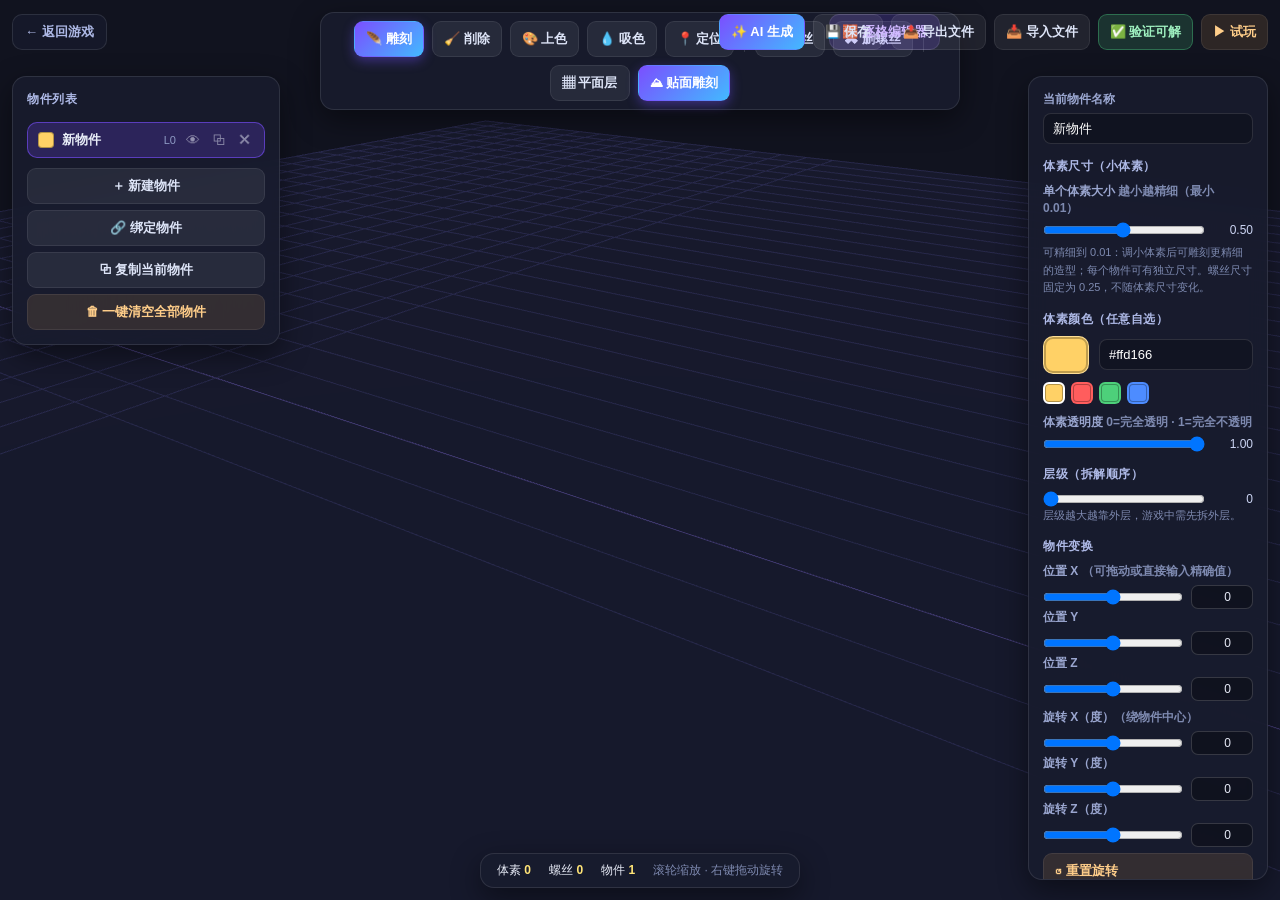
<file: screw/sculpt.html>
<!DOCTYPE html>
<html lang="zh-CN">
<head>
<meta charset="UTF-8" />
<meta name="viewport" content="width=device-width, initial-scale=1.0, user-scalable=no" />
<title>小体素雕塑编辑器 · 扭螺丝</title>
<style>
  * { margin: 0; padding: 0; box-sizing: border-box; }
  html, body { width: 100%; height: 100%; overflow: hidden; background: #11131f; font-family: "PingFang SC", "Microsoft YaHei", sans-serif; -webkit-tap-highlight-color: transparent; color:#e8ecf7; }
  #app { position: relative; width: 100%; height: 100%; }
  canvas { display: block; }

  .panel {
    background: rgba(24,28,46,0.88); backdrop-filter: blur(10px);
    border: 1px solid rgba(255,255,255,0.1); border-radius: 14px;
    box-shadow: 0 10px 30px rgba(0,0,0,0.45);
  }
  .panel h3 { font-size: 12px; font-weight: 800; letter-spacing:.5px; color:#aeb9e6; margin-bottom: 8px; text-transform: uppercase; }
  .row { display:flex; gap:6px; flex-wrap: wrap; }
  button.tool {
    border:none; cursor:pointer; border-radius: 9px; padding: 8px 11px;
    font-size: 13px; font-weight: 700; color:#dde4f7;
    background: rgba(255,255,255,0.07); border:1px solid rgba(255,255,255,0.08);
    transition: all .15s; display:flex; align-items:center; gap:5px; white-space:nowrap;
  }
  button.tool:hover { background: rgba(255,255,255,0.14); }
  button.tool.active { background: linear-gradient(135deg,#7a4fff,#43b9ff); color:#fff; border-color: transparent; box-shadow: 0 4px 12px rgba(120,80,255,.4); }
  button.tool.danger.active { background: linear-gradient(135deg,#ff6b6b,#ff8e53); box-shadow: 0 4px 12px rgba(255,90,90,.4); }
  button.tool.warn { background: rgba(255,180,80,0.12); color:#ffce8a; }

  #toolbar {
    position: absolute; top: 12px; left: 50%; transform: translateX(-50%);
    z-index: 20; display:flex; gap: 8px; padding: 8px; align-items:center; flex-wrap:wrap; max-width: calc(100% - 24px); justify-content:center;
  }
  #toolbar .sep { width:1px; height: 26px; background: rgba(255,255,255,0.12); margin: 0 2px; }

  #left-panel {
    position:absolute; left: 12px; top: 76px; width: 268px; z-index: 18; padding: 14px;
    max-height: calc(100% - 96px); display:flex; flex-direction:column;
  }
  #obj-list { display:flex; flex-direction:column; gap:6px; overflow-y:auto; margin: 6px 0 10px; }
  #obj-list::-webkit-scrollbar { width:6px; } #obj-list::-webkit-scrollbar-thumb { background: rgba(255,255,255,.18); border-radius:3px; }
  .obj-item {
    display:flex; align-items:center; gap:8px; padding: 8px 10px; border-radius:10px; cursor:pointer;
    background: rgba(255,255,255,0.05); border:1px solid transparent; transition: all .15s;
  }
  .obj-item:hover { background: rgba(255,255,255,0.1); }
  .obj-item.active { background: rgba(122,79,255,0.22); border-color: rgba(122,79,255,0.6); }
  .obj-swatch { width:16px; height:16px; border-radius:4px; flex:none; box-shadow: inset 0 0 0 1px rgba(0,0,0,.3); }
  .obj-name { flex:1; font-size:13px; font-weight:600; overflow:hidden; text-overflow:ellipsis; white-space:nowrap; }
  .obj-count { font-size:11px; color:#8e9ac4; }
  .obj-del { opacity:.5; font-size:14px; padding:0 2px; cursor:pointer; flex:none; }
  .obj-del:hover { opacity:1; color:#ff7a7a; }
  .obj-op { opacity:.55; font-size:14px; padding:0 2px; cursor:pointer; flex:none; }
  .obj-op:hover { opacity:1; color:#9fd0ff; }
  .obj-item.hidden .obj-name { opacity:.4; text-decoration: line-through; }
  .obj-item.hidden .obj-swatch { opacity:.4; }

  #right-panel {
    position:absolute; right: 12px; top: 76px; width: 240px; z-index: 18; padding: 14px;
    max-height: calc(100% - 96px); overflow-y:auto;
  }
  #right-panel::-webkit-scrollbar { width:6px; } #right-panel::-webkit-scrollbar-thumb { background: rgba(255,255,255,.18); border-radius:3px; }
  .field { margin-bottom: 14px; }
  .field label { display:block; font-size:12px; color:#9aa6cf; margin-bottom:5px; font-weight:600; }
  .field input[type=text] { width:100%; padding:7px 9px; border-radius:8px; border:1px solid rgba(255,255,255,.12); background: rgba(0,0,0,.25); color:#fff; font-size:13px; }
  .slider-row { display:flex; align-items:center; gap:8px; }
  .slider-row input[type=range]{ flex:1; }
  .slider-row span { font-size:12px; color:#cdd6f4; width:40px; text-align:right; }
  input.num-in { width:62px; padding:4px 6px; border-radius:7px; border:1px solid rgba(255,255,255,.16); background: rgba(0,0,0,.3); color:#e8ecf8; font-size:12px; text-align:right; -moz-appearance:textfield; }
  input.num-in:focus { outline:none; border-color:#43b9ff; }

  /* 自定义颜色拾取（纯网页内，不弹系统取色器） */
  .color-pick { display:flex; align-items:center; gap:10px; position:relative; }
  .voxel-swatch { width:46px; height:38px; border-radius:10px; cursor:pointer; flex:none;
    border:1px solid rgba(255,255,255,.3); box-shadow: inset 0 0 0 2px rgba(0,0,0,.25); background:#ffd166; transition: transform .1s; }
  .voxel-swatch:hover { transform: scale(1.05); }
  .color-hex { flex:1; }

  /* 自绘 HSV 取色面板 */
  .color-popover { display:none; margin-top:8px; padding:10px; border-radius:12px;
    background: rgba(16,18,30,.96); border:1px solid rgba(255,255,255,.14); box-shadow:0 10px 26px rgba(0,0,0,.5); }
  .color-popover.open { display:block; }
  .cp-sv { position:relative; width:100%; height:120px; border-radius:8px; cursor:crosshair;
    background:
      linear-gradient(to top, #000, transparent),
      linear-gradient(to right, #fff, transparent),
      #ff0000;
    box-shadow: inset 0 0 0 1px rgba(255,255,255,.12); touch-action:none; }
  .cp-thumb { position:absolute; width:14px; height:14px; border-radius:50%; transform:translate(-50%,-50%);
    border:2px solid #fff; box-shadow:0 0 0 1px rgba(0,0,0,.6), 0 1px 3px rgba(0,0,0,.6); pointer-events:none; }
  .cp-hue-row { margin-top:10px; }
  .cp-hue { -webkit-appearance:none; appearance:none; width:100%; height:14px; border-radius:7px; outline:none; cursor:pointer;
    background: linear-gradient(to right,#ff0000,#ffff00,#00ff00,#00ffff,#0000ff,#ff00ff,#ff0000); }
  .cp-hue::-webkit-slider-thumb { -webkit-appearance:none; width:16px; height:16px; border-radius:50%; background:#fff; border:2px solid rgba(0,0,0,.4); cursor:pointer; box-shadow:0 1px 3px rgba(0,0,0,.5); }
  .cp-preview-row { display:flex; align-items:center; gap:8px; margin-top:10px; }
  .cp-preview { width:34px; height:26px; border-radius:6px; border:1px solid rgba(255,255,255,.25); box-shadow: inset 0 0 0 1px rgba(0,0,0,.3); background:#ffd166; flex:none; }
  .cp-hex { flex:1; padding:6px 8px; border-radius:7px; border:1px solid rgba(255,255,255,.16); background:rgba(0,0,0,.3); color:#e8ecf8; font-size:12px; }
  .cp-hex:focus { outline:none; border-color:#43b9ff; }
  .recent { display:flex; gap:6px; flex-wrap:wrap; margin-top:8px; }
  .recent .chip { width:22px; height:22px; border-radius:6px; cursor:pointer; border:2px solid transparent; box-shadow: inset 0 0 0 1px rgba(0,0,0,.3); }
  .recent .chip.active { border-color:#fff; }

  /* 8色螺丝面板 */
  .palette { display:grid; grid-template-columns: repeat(4,1fr); gap:7px; }
  .swatch { width:100%; aspect-ratio:1; border-radius:8px; cursor:pointer; border:2px solid transparent; transition: transform .1s; box-shadow: inset 0 0 0 1px rgba(0,0,0,.25); }
  .swatch:hover { transform: scale(1.08); }
  .swatch.active { border-color:#fff; box-shadow: 0 0 0 2px rgba(255,255,255,.5), inset 0 0 0 1px rgba(0,0,0,.25); }

  .hint { font-size:11px; line-height:1.6; color:#7e8ab0; }

  .my-levels { display:flex; flex-direction:column; gap:8px; margin-top:8px; }
  .my-level-item {
    display:flex; align-items:center; justify-content:space-between; gap:8px;
    padding:8px 10px; border-radius:10px;
    background: rgba(255,255,255,.05); border:1px solid rgba(255,255,255,.08);
  }
  .my-level-item.active { border-color: rgba(122,79,255,.65); background: rgba(122,79,255,.18); }
  .my-level-info { min-width:0; flex:1; }
  .my-level-name { font-size:12px; font-weight:700; color:#e8ecf7; white-space:nowrap; overflow:hidden; text-overflow:ellipsis; }
  .my-level-time { font-size:11px; color:#8e9ac4; margin-top:2px; }
  .my-level-ops { display:flex; gap:6px; }
  .my-level-ops .tool { padding:6px 8px; font-size:12px; }


  #statusbar {
    position:absolute; bottom: 12px; left: 50%; transform: translateX(-50%);
    z-index: 18; padding: 8px 16px; display:flex; gap:18px; align-items:center; font-size:12px;
  }
  #statusbar b { color:#ffe477; }

  #modal-mask { position:absolute; inset:0; z-index:50; display:none; align-items:center; justify-content:center; background: rgba(8,10,20,.7); backdrop-filter: blur(4px); }
  .modal { width: min(92vw, 560px); padding: 24px; }
  .modal h2 { font-size:20px; margin-bottom:14px; color:#fff; }
  .modal textarea { width:100%; height: 200px; resize:vertical; border-radius:10px; border:1px solid rgba(255,255,255,.14); background:rgba(0,0,0,.3); color:#cfe; font-size:12px; padding:10px; font-family: monospace; }
  .modal-actions { display:flex; gap:10px; justify-content:flex-end; margin-top:16px; }
  .btn-primary { border:none; cursor:pointer; border-radius:10px; padding:10px 20px; font-weight:700; font-size:14px; color:#fff; background: linear-gradient(135deg,#7a4fff,#43b9ff); }
  .btn-secondary { border:none; cursor:pointer; border-radius:10px; padding:10px 20px; font-weight:700; font-size:14px; color:#cdd6f4; background: rgba(255,255,255,.1); }

  #toast { position:absolute; bottom: 70px; left:50%; transform: translateX(-50%); background: rgba(0,0,0,.82); color:#fff; padding:10px 20px; border-radius:22px; font-size:14px; z-index:60; opacity:0; pointer-events:none; transition: opacity .25s; font-weight:600; }
  #toast.show { opacity:1; }

  /* 关卡可行解验证 */
  #validate-mask { position:absolute; inset:0; z-index:58; display:none; align-items:center; justify-content:center; background: rgba(8,10,20,.7); backdrop-filter: blur(4px); }
  #validate-modal { width:min(94vw, 540px); padding:24px; max-height:88vh; overflow-y:auto; }
  #vd-head { display:flex; align-items:center; gap:14px; margin-bottom:16px; }
  #vd-badge { width:52px; height:52px; flex:none; border-radius:14px; display:flex; align-items:center; justify-content:center; font-size:28px; background:rgba(80,220,140,.16); box-shadow: inset 0 0 0 1px rgba(80,220,140,.35); }
  #validate-modal h2 { font-size:20px; color:#fff; margin:0; }
  #vd-sub { font-size:12px; color:#8e9ac4; margin-top:3px; }
  #vd-verdict { border-radius:12px; padding:14px 16px; margin-bottom:14px; font-size:15px; font-weight:800; line-height:1.5; }
  #vd-verdict.ok { background:rgba(80,220,140,.14); border:1px solid rgba(80,220,140,.4); color:#8ff0bc; }
  #vd-verdict.bad { background:rgba(255,90,90,.14); border:1px solid rgba(255,90,90,.4); color:#ff9a9a; }
  .vd-stats { display:flex; gap:10px; flex-wrap:wrap; margin-bottom:14px; }
  .vd-stat { flex:1; min-width:96px; background:rgba(255,255,255,.05); border:1px solid rgba(255,255,255,.08); border-radius:10px; padding:10px 12px; }
  .vd-stat .k { font-size:11px; color:#8e9ac4; }
  .vd-stat .v { font-size:18px; font-weight:800; color:#e8ecf7; margin-top:2px; }
  .vd-list { list-style:none; margin:0 0 6px; padding:0; }
  .vd-list li { font-size:13px; line-height:1.65; padding:7px 10px 7px 30px; position:relative; border-radius:9px; margin-bottom:6px; }
  .vd-list li.err { background:rgba(255,90,90,.1); color:#ffb4b4; }
  .vd-list li.err::before { content:'✖'; position:absolute; left:10px; color:#ff6b6b; }
  .vd-list li.warn { background:rgba(255,190,90,.1); color:#ffdca0; }
  .vd-list li.warn::before { content:'!'; position:absolute; left:12px; font-weight:900; color:#ffbe5a; }
  .vd-list li.ok { background:rgba(80,220,140,.1); color:#a6f0c8; }
  .vd-list li.ok::before { content:'✓'; position:absolute; left:11px; color:#4dd07a; }
  .vd-section-title { font-size:12px; font-weight:800; color:#aeb9e6; letter-spacing:.5px; text-transform:uppercase; margin:12px 0 8px; }

  /* AI 生成模态：描述 + 图片 + 数量 */
  #ai-mask { position:absolute; inset:0; z-index:55; display:none; align-items:center; justify-content:center; background: rgba(8,10,20,.7); backdrop-filter: blur(4px); }
  #ai-modal { width:min(94vw, 600px); padding:24px; max-height:90vh; overflow-y:auto; }
  #ai-modal h2 { font-size:20px; margin-bottom:6px; color:#fff; }
  #ai-modal .sub { font-size:12px; color:#8e9ac4; margin-bottom:16px; line-height:1.6; }
  #ai-modal .ai-field { margin-bottom:14px; }
  #ai-modal .ai-field > label { display:block; font-size:12px; color:#9aa6cf; margin-bottom:6px; font-weight:700; }
  #ai-desc { width:100%; height:84px; resize:vertical; border-radius:10px; border:1px solid rgba(255,255,255,.14); background:rgba(0,0,0,.3); color:#e8ecf7; font-size:13px; padding:10px; font-family:inherit; }
  #ai-endpoint { width:100%; padding:8px 10px; border-radius:8px; border:1px solid rgba(255,255,255,.12); background:rgba(0,0,0,.25); color:#fff; font-size:12px; }
  .ai-num { display:flex; align-items:center; gap:10px; }
  .ai-num input[type=range]{ width:200px; }
  .ai-num b { color:#ffe477; font-size:16px; min-width:24px; text-align:center; }
  #ai-img-drop { border:1.5px dashed rgba(255,255,255,.2); border-radius:10px; padding:14px; text-align:center; font-size:12px; color:#8e9ac4; cursor:pointer; transition:all .15s; }
  #ai-img-drop:hover { border-color:#7a4fff; color:#aeb9e6; }
  #ai-img-preview { max-width:100%; max-height:140px; border-radius:8px; margin-top:10px; display:none; }
  .ai-chips { display:flex; gap:6px; flex-wrap:wrap; margin-top:8px; }
  .ai-chip { font-size:12px; padding:4px 10px; border-radius:20px; background:rgba(122,79,255,.15); border:1px solid rgba(122,79,255,.35); color:#cdb3ff; cursor:pointer; }
  .ai-chip:hover { background:rgba(122,79,255,.32); }

  a.backlink { position:absolute; left:12px; top:14px; z-index:30; color:#aeb9e6; text-decoration:none; font-size:13px; font-weight:700; padding:8px 12px; border-radius:10px; background: rgba(24,28,46,0.7); border:1px solid rgba(255,255,255,.1); }
  a.backlink:hover { color:#fff; }
</style>
</head>
<body>
<div id="app">
  <a class="backlink" href="index.html">← 返回游戏</a>
  <a class="backlink" href="editor.html" style="left:auto; right:340px; background:rgba(122,79,255,.18); color:#cdb3ff;">🧱 逐格编辑器</a>

  <div id="toolbar" class="panel">
    <button class="tool active" data-tool="add" id="t-add">🪶 雕刻</button>
    <button class="tool danger" data-tool="erase" id="t-erase">🧹 削除</button>
    <button class="tool" data-tool="paint" id="t-paint">🎨 上色</button>
    <button class="tool" data-tool="pick" id="t-pick" title="吸色：点体素把它的颜色设为当前画笔色">💧 吸色</button>
    <button class="tool" data-tool="locate" id="t-locate" title="定位：点任意方块直接选中它所属的物件">📍 定位</button>
    <span class="sep"></span>
    <button class="tool" data-tool="screw" id="t-screw">🔩 螺丝</button>
    <button class="tool" data-tool="screw-erase" id="t-screw-erase">✖ 删螺丝</button>
    <span class="sep"></span>
    <button class="tool" data-mode="plane" id="m-plane">▦ 平面层</button>
    <button class="tool active" data-mode="surface" id="m-surface">⛰ 贴面雕刻</button>
  </div>

  <div id="left-panel" class="panel">
    <h3>物件列表</h3>
    <div id="obj-list"></div>
    <button class="tool" id="btn-add-obj" style="justify-content:center;">＋ 新建物件</button>
    <button class="tool" id="btn-bind-obj" style="justify-content:center; margin-top:6px;">🔗 绑定物件</button>
    <button class="tool" id="btn-dup-obj" style="justify-content:center; margin-top:6px;">⧉ 复制当前物件</button>
    <button class="tool warn" id="btn-clear-objs" style="justify-content:center; margin-top:6px;">🗑 一键清空全部物件</button>
  </div>

  <div id="right-panel" class="panel">
    <div class="field">
      <label>当前物件名称</label>
      <input type="text" id="obj-name-input" placeholder="物件名称" />
    </div>

    <div class="field">
      <h3>体素尺寸（小体素）</h3>
      <label>单个体素大小 <span style="color:#7e8ab0;">越小越精细（最小 0.01）</span></label>
      <div class="slider-row"><input type="range" id="voxel-size" min="0.01" max="1" step="0.01" value="0.5"><span id="v-vsize">0.50</span></div>
      <div class="hint" style="margin-top:6px;">可精细到 0.01：调小体素后可雕刻更精细的造型；每个物件可有独立尺寸。螺丝尺寸固定为 0.25，不随体素尺寸变化。</div>
    </div>

    <div class="field">
      <h3>体素颜色（任意自选）</h3>
      <div class="color-pick">
        <!-- 自绘取色器：点击色块打开网页内取色面板，不再调用系统取色对话框（避免崩溃） -->
        <div id="voxel-swatch" class="voxel-swatch" title="点击选择颜色"></div>
        <input type="text" class="color-hex" id="voxel-hex" value="#ffd166" maxlength="7" />
        <!-- 隐藏的原生输入仅作颜色状态载体，供旧逻辑读写 .value，用户不会点它 -->
        <input type="color" id="voxel-color" value="#ffd166" style="display:none" tabindex="-1" aria-hidden="true" />
      </div>
      <div id="color-popover" class="color-popover">
        <div id="cp-sv" class="cp-sv"><div id="cp-sv-thumb" class="cp-thumb"></div></div>
        <div class="cp-hue-row">
          <input type="range" id="cp-hue" class="cp-hue" min="0" max="360" step="1" value="45" />
        </div>
        <div class="cp-preview-row">
          <div id="cp-preview" class="cp-preview"></div>
          <input type="text" id="cp-hex" class="cp-hex" maxlength="7" value="#ffd166" />
        </div>
      </div>
      <div class="recent" id="recent-colors"></div>
      <label style="margin-top:10px;">体素透明度 <span style="color:#7e8ab0;">0=完全透明 · 1=完全不透明</span></label>
      <div class="slider-row"><input type="range" id="voxel-alpha" min="0" max="1" step="0.05" value="1"><span id="v-valpha">1.00</span></div>
    </div>

    <div class="field">
      <h3>层级（拆解顺序）</h3>
      <div class="slider-row"><input type="range" id="layer" min="0" max="6" step="1" value="0"><span id="v-layer">0</span></div>
      <div class="hint">层级越大越靠外层，游戏中需先拆外层。</div>
    </div>

    <div class="field">
      <h3>物件变换</h3>
      <label>位置 X <span style="color:#7e8ab0;">（可拖动或直接输入精确值）</span></label>
      <div class="slider-row"><input type="range" id="pos-x" min="-14" max="14" step="0.1" value="0"><input type="number" id="v-px" class="num-in" step="0.01" value="0"></div>
      <label>位置 Y</label>
      <div class="slider-row"><input type="range" id="pos-y" min="-14" max="14" step="0.1" value="0"><input type="number" id="v-py" class="num-in" step="0.01" value="0"></div>
      <label>位置 Z</label>
      <div class="slider-row"><input type="range" id="pos-z" min="-14" max="14" step="0.1" value="0"><input type="number" id="v-pz" class="num-in" step="0.01" value="0"></div>
      <label style="margin-top:8px;">旋转 X（度）<span style="color:#7e8ab0;">（绕物件中心）</span></label>
      <div class="slider-row"><input type="range" id="rot-x" min="-180" max="180" step="1" value="0"><input type="number" id="v-rx" class="num-in" step="1" value="0"></div>
      <label>旋转 Y（度）</label>
      <div class="slider-row"><input type="range" id="rot-y" min="-180" max="180" step="1" value="0"><input type="number" id="v-ry" class="num-in" step="1" value="0"></div>
      <label>旋转 Z（度）</label>
      <div class="slider-row"><input type="range" id="rot-z" min="-180" max="180" step="1" value="0"><input type="number" id="v-rz" class="num-in" step="1" value="0"></div>
      <div class="row" style="margin-top:6px;">
        <button class="tool warn" id="btn-rot-reset" style="flex:1;">↺ 重置旋转</button>
      </div>

      <label style="margin-top:10px;">整体缩放 X</label>
      <div class="slider-row"><input type="range" id="scale-x" min="0.2" max="4" step="0.05" value="1"><span id="v-sx">1.00</span></div>
      <label>整体缩放 Y</label>
      <div class="slider-row"><input type="range" id="scale-y" min="0.2" max="4" step="0.05" value="1"><span id="v-sy">1.00</span></div>
      <label>整体缩放 Z</label>
      <div class="slider-row"><input type="range" id="scale-z" min="0.2" max="4" step="0.05" value="1"><span id="v-sz">1.00</span></div>
      <div class="row" style="margin-top:6px;">
        <button class="tool" id="btn-scale-uniform" style="flex:1;">🔒 锁定三轴（整体缩放）</button>
        <button class="tool warn" id="btn-scale-reset">↺ 重置</button>
      </div>
    </div>

    <div class="field">
      <h3>体素几何预设 <span style="color:#7e8ab0;font-weight:normal;">正方体堆叠</span></h3>
      <div class="hint" style="margin-bottom:6px;">选择一种几何体并设置尺寸，点击“生成”会用正方体体素堆叠出该几何体，作为一个新物件放入场景。尺寸决定几何体的整体大小（固定），体素大小只决定精细度：体素越小，体素数量越多、几何体越细致，整体大小不变。</div>
      <div class="row">
        <button class="tool active" data-gstack="cuboid" id="gs-cuboid">▭ 长方体</button>
        <button class="tool" data-gstack="sphere" id="gs-sphere">● 球体</button>
        <button class="tool" data-gstack="hemisphere" id="gs-hemisphere">◗ 半球</button>
      </div>
      <div class="row" style="margin-top:6px;">
        <button class="tool" data-gstack="cylinder" id="gs-cylinder">⬤ 圆柱</button>
        <button class="tool" data-gstack="halfcylinder" id="gs-halfcylinder">◖ 半圆柱</button>
        <button class="tool" data-gstack="cone" id="gs-cone">▽ 圆台/锥</button>
      </div>
      <div class="row" style="margin-top:6px;">
        <button class="tool" data-gstack="pyramid" id="gs-pyramid">△ 棱锥</button>
        <button class="tool" data-gstack="torus" id="gs-torus">◯ 圆环</button>
        <button class="tool" data-gstack="ellipsoid" id="gs-ellipsoid">⬭ 椭球</button>
      </div>

      <div id="gstack-params" style="margin-top:8px;padding:8px;border:1px solid #2b3350;border-radius:8px;background:#161a2b;">
        <label style="color:#9fb0e0;">几何参数（整体尺寸，与体素大小无关）</label>
        <div class="gsp-group" data-gsp="cuboid">
          <label>长</label><div class="slider-row"><input type="range" id="gs-cuboid-w" min="1" max="48" step="1" value="12"><input type="number" id="v-gs-cuboid-w" class="num-in" step="1" value="12"></div>
          <label>宽</label><div class="slider-row"><input type="range" id="gs-cuboid-d" min="1" max="48" step="1" value="8"><input type="number" id="v-gs-cuboid-d" class="num-in" step="1" value="8"></div>
          <label>高</label><div class="slider-row"><input type="range" id="gs-cuboid-h" min="1" max="48" step="1" value="6"><input type="number" id="v-gs-cuboid-h" class="num-in" step="1" value="6"></div>
        </div>
        <div class="gsp-group" data-gsp="sphere" style="display:none;">
          <label>半径</label><div class="slider-row"><input type="range" id="gs-sphere-r" min="1" max="24" step="1" value="8"><input type="number" id="v-gs-sphere-r" class="num-in" step="1" value="8"></div>
        </div>
        <div class="gsp-group" data-gsp="hemisphere" style="display:none;">
          <label>半径</label><div class="slider-row"><input type="range" id="gs-hemisphere-r" min="1" max="24" step="1" value="9"><input type="number" id="v-gs-hemisphere-r" class="num-in" step="1" value="9"></div>
        </div>
        <div class="gsp-group" data-gsp="cylinder" style="display:none;">
          <label>半径</label><div class="slider-row"><input type="range" id="gs-cylinder-r" min="1" max="24" step="1" value="7"><input type="number" id="v-gs-cylinder-r" class="num-in" step="1" value="7"></div>
          <label>高度</label><div class="slider-row"><input type="range" id="gs-cylinder-h" min="1" max="48" step="1" value="12"><input type="number" id="v-gs-cylinder-h" class="num-in" step="1" value="12"></div>
        </div>
        <div class="gsp-group" data-gsp="halfcylinder" style="display:none;">
          <label>半径</label><div class="slider-row"><input type="range" id="gs-halfcylinder-r" min="1" max="24" step="1" value="8"><input type="number" id="v-gs-halfcylinder-r" class="num-in" step="1" value="8"></div>
          <label>高度</label><div class="slider-row"><input type="range" id="gs-halfcylinder-h" min="1" max="48" step="1" value="12"><input type="number" id="v-gs-halfcylinder-h" class="num-in" step="1" value="12"></div>
        </div>
        <div class="gsp-group" data-gsp="cone" style="display:none;">
          <label>上半径 <span style="color:#7e8ab0;">0 = 圆锥</span></label><div class="slider-row"><input type="range" id="gs-cone-rt" min="0" max="24" step="1" value="0"><input type="number" id="v-gs-cone-rt" class="num-in" step="1" value="0"></div>
          <label>下半径</label><div class="slider-row"><input type="range" id="gs-cone-rb" min="1" max="24" step="1" value="8"><input type="number" id="v-gs-cone-rb" class="num-in" step="1" value="8"></div>
          <label>高度</label><div class="slider-row"><input type="range" id="gs-cone-h" min="1" max="48" step="1" value="14"><input type="number" id="v-gs-cone-h" class="num-in" step="1" value="14"></div>
        </div>
        <div class="gsp-group" data-gsp="pyramid" style="display:none;">
          <label>棱数</label><div class="slider-row"><input type="range" id="gs-pyramid-n" min="3" max="12" step="1" value="4"><input type="number" id="v-gs-pyramid-n" class="num-in" step="1" value="4"></div>
          <label>底半径</label><div class="slider-row"><input type="range" id="gs-pyramid-r" min="1" max="24" step="1" value="8"><input type="number" id="v-gs-pyramid-r" class="num-in" step="1" value="8"></div>
          <label>高度</label><div class="slider-row"><input type="range" id="gs-pyramid-h" min="1" max="48" step="1" value="14"><input type="number" id="v-gs-pyramid-h" class="num-in" step="1" value="14"></div>
          <label>顶部偏移中心（度）</label><div class="slider-row"><input type="range" id="gs-pyramid-off" min="-80" max="80" step="1" value="0"><input type="number" id="v-gs-pyramid-off" class="num-in" step="1" value="0"></div>
        </div>
        <div class="gsp-group" data-gsp="torus" style="display:none;">
          <label>内直径</label><div class="slider-row"><input type="range" id="gs-torus-id" min="0" max="40" step="1" value="8"><input type="number" id="v-gs-torus-id" class="num-in" step="1" value="8"></div>
          <label>外直径</label><div class="slider-row"><input type="range" id="gs-torus-od" min="2" max="48" step="1" value="18"><input type="number" id="v-gs-torus-od" class="num-in" step="1" value="18"></div>
          <label>高度</label><div class="slider-row"><input type="range" id="gs-torus-h" min="1" max="24" step="1" value="6"><input type="number" id="v-gs-torus-h" class="num-in" step="1" value="6"></div>
        </div>
        <div class="gsp-group" data-gsp="ellipsoid" style="display:none;">
          <label>X 半轴（左右）</label><div class="slider-row"><input type="range" id="gs-ellipsoid-rx" min="1" max="24" step="1" value="8"><input type="number" id="v-gs-ellipsoid-rx" class="num-in" step="1" value="8"></div>
          <label>Y 半轴（上下）</label><div class="slider-row"><input type="range" id="gs-ellipsoid-ry" min="1" max="24" step="1" value="12"><input type="number" id="v-gs-ellipsoid-ry" class="num-in" step="1" value="12"></div>
          <label>Z 半轴（前后）</label><div class="slider-row"><input type="range" id="gs-ellipsoid-rz" min="1" max="24" step="1" value="8"><input type="number" id="v-gs-ellipsoid-rz" class="num-in" step="1" value="8"></div>
        </div>

        <div style="margin-top:10px;border-top:1px solid #2b3350;padding-top:8px;">
          <label style="color:#9fb0e0;">外观</label>
          <div style="display:flex;align-items:center;gap:8px;margin-top:4px;">
            <span style="color:#7e8ab0;">颜色</span>
            <input type="color" id="gs-color" value="#6cbcff" style="width:40px;height:26px;padding:0;border:1px solid #2b3350;border-radius:6px;background:#161a2b;cursor:pointer;">
            <input type="text" id="v-gs-color" class="num-in" value="#6cbcff" style="width:88px;">
          </div>
          <label style="margin-top:6px;display:block;">体素大小（世界边长）</label>
          <div class="slider-row"><input type="range" id="gs-voxel-size" min="0.1" max="1.5" step="0.02" value="0.24"><input type="number" id="v-gs-voxel-size" class="num-in" min="0.1" max="1.5" step="0.02" value="0.24"></div>
        </div>
      </div>
      <button class="tool" id="gs-generate" style="margin-top:8px;width:100%;justify-content:center;background:#2a3350;">生成几何体</button>
    </div>

    <div class="field" style="display:none;">
      <h3>笔刷</h3>
      <label>笔刷大小（片状半径） <span id="lbl-brush"></span></label>
      <div class="slider-row"><input type="range" id="brush-size" min="0" max="5" step="1" value="0"><span id="v-brush">0</span></div>
      <div class="row" style="margin-top:6px;">
        <button class="tool active" data-shape="square" id="sh-square">■ 方形片</button>
        <button class="tool" data-shape="round" id="sh-round">● 圆形片</button>
      </div>
      <label style="margin-top:10px;">笔刷片朝向</label>
      <div class="row">
        <button class="tool active" data-brushorient="auto" id="bo-auto">🎯 自动</button>
        <button class="tool" data-brushorient="horizontal" id="bo-h">▬ 水平横片</button>
        <button class="tool" data-brushorient="vertical" id="bo-v">▮ 竖直竖片</button>
      </div>
      <div class="hint" style="margin-top:6px;">半径 0 = 单格；半径越大一次铺的体素片越大。朝向：「自动」跟随点击面；「水平横片」始终平躺在水平面；「竖直竖片」始终立起并正对当前视角（转动视角即可改变竖片朝向）。</div>
      <label style="margin-top:10px;">上色方式（🎨 上色工具）</label>
      <div class="row">
        <button class="tool" data-paintmode="face" id="pm-face">▣ 按面上色</button>
        <button class="tool active" data-paintmode="all" id="pm-all">■ 整块上色</button>
      </div>
      <div class="hint" style="margin-top:6px;">「按面上色」只给点击的那一个面上色（仅方块体素），可做多彩面；「整块上色」给整个体素上色并清除单面颜色。透明度仅对「整块上色」生效（保留原形状与单面覆盖）；新放置的体素会使用当前透明度。</div>
    </div>

    <div class="field" style="display:none;">
      <h3>体素形状</h3>
      <div class="row">
        <button class="tool active" data-vshape="cube" id="vs-cube">⬛ 方块</button>
        <button class="tool" data-vshape="half" id="vs-half">◗ 半圆</button>
        <button class="tool" data-vshape="tri" id="vs-tri">◣ 三角</button>
      </div>
      <div class="row" style="margin-top:6px;">
        <button class="tool" data-vshape="sphere" id="vs-sphere">● 球</button>
        <button class="tool" data-vshape="halfsphere" id="vs-halfsphere">◗ 半球</button>
        <button class="tool" data-vshape="torus" id="vs-torus">◯ 圆环</button>
      </div>
      <div class="row" style="margin-top:6px;">
        <button class="tool" data-vshape="cylinder" id="vs-cylinder">⬤ 圆柱</button>
        <button class="tool" data-vshape="halfcylinder" id="vs-halfcylinder">◖ 半圆柱</button>
        <button class="tool" data-vshape="cone" id="vs-cone">▽ 圆台/锥</button>
      </div>
      <div class="row" style="margin-top:6px;">
        <button class="tool" data-vshape="pyramid" id="vs-pyramid">△ 棱锥</button>
        <button class="tool" data-vshape="torusp" id="vs-torusp">◍ 圆环柱</button>
      </div>
      <div class="hint" style="margin-top:6px;">雕刻时使用所选形状；形状会自动朝向你点击的面。半圆/三角可做圆滑或斜切造型；球/半球/圆环为曲面造型。圆柱/半圆柱/圆台/棱锥/圆环柱为<b>参数化</b>形状，可在下方设置尺寸（世界单位，可超出单个体素格）。</div>

      <!-- 参数化形状的参数输入面板：按当前选中形状显示对应一组 -->
      <div id="shape-params" style="display:none;margin-top:8px;padding:8px;border:1px solid #2b3350;border-radius:8px;background:#161a2b;">
        <label style="color:#9fb0e0;">形状参数（世界单位）</label>
        <div class="sp-group" data-sp="cylinder" style="display:none;">
          <label>半径</label><div class="slider-row"><input type="range" id="sp-cyl-r" min="0.1" max="4" step="0.05" value="0.5"><input type="number" id="v-sp-cyl-r" class="num-in" step="0.05" value="0.5"></div>
          <label>高度</label><div class="slider-row"><input type="range" id="sp-cyl-h" min="0.1" max="8" step="0.05" value="1"><input type="number" id="v-sp-cyl-h" class="num-in" step="0.05" value="1"></div>
        </div>
        <div class="sp-group" data-sp="halfcylinder" style="display:none;">
          <label>半径</label><div class="slider-row"><input type="range" id="sp-hcyl-r" min="0.1" max="4" step="0.05" value="0.5"><input type="number" id="v-sp-hcyl-r" class="num-in" step="0.05" value="0.5"></div>
          <label>高度</label><div class="slider-row"><input type="range" id="sp-hcyl-h" min="0.1" max="8" step="0.05" value="1"><input type="number" id="v-sp-hcyl-h" class="num-in" step="0.05" value="1"></div>
        </div>
        <div class="sp-group" data-sp="cone" style="display:none;">
          <label>上半径 <span style="color:#7e8ab0;">0 = 圆锥</span></label><div class="slider-row"><input type="range" id="sp-cone-rt" min="0" max="4" step="0.05" value="0.2"><input type="number" id="v-sp-cone-rt" class="num-in" step="0.05" value="0.2"></div>
          <label>下半径</label><div class="slider-row"><input type="range" id="sp-cone-rb" min="0.05" max="4" step="0.05" value="0.5"><input type="number" id="v-sp-cone-rb" class="num-in" step="0.05" value="0.5"></div>
          <label>高度</label><div class="slider-row"><input type="range" id="sp-cone-h" min="0.1" max="8" step="0.05" value="1"><input type="number" id="v-sp-cone-h" class="num-in" step="0.05" value="1"></div>
        </div>
        <div class="sp-group" data-sp="pyramid" style="display:none;">
          <label>棱数</label><div class="slider-row"><input type="range" id="sp-pyr-n" min="3" max="12" step="1" value="4"><input type="number" id="v-sp-pyr-n" class="num-in" step="1" value="4"></div>
          <label>底半径</label><div class="slider-row"><input type="range" id="sp-pyr-r" min="0.1" max="4" step="0.05" value="0.5"><input type="number" id="v-sp-pyr-r" class="num-in" step="0.05" value="0.5"></div>
          <label>高度</label><div class="slider-row"><input type="range" id="sp-pyr-h" min="0.1" max="8" step="0.05" value="1"><input type="number" id="v-sp-pyr-h" class="num-in" step="0.05" value="1"></div>
          <label>顶部偏移中心（度）</label><div class="slider-row"><input type="range" id="sp-pyr-off" min="-80" max="80" step="1" value="0"><input type="number" id="v-sp-pyr-off" class="num-in" step="1" value="0"></div>
        </div>
        <div class="sp-group" data-sp="torusp" style="display:none;">
          <label>内直径</label><div class="slider-row"><input type="range" id="sp-tp-id" min="0" max="7" step="0.05" value="0.4"><input type="number" id="v-sp-tp-id" class="num-in" step="0.05" value="0.4"></div>
          <label>外直径</label><div class="slider-row"><input type="range" id="sp-tp-od" min="0.1" max="8" step="0.05" value="1"><input type="number" id="v-sp-tp-od" class="num-in" step="0.05" value="1"></div>
          <label>高度</label><div class="slider-row"><input type="range" id="sp-tp-h" min="0.1" max="8" step="0.05" value="0.4"><input type="number" id="v-sp-tp-h" class="num-in" step="0.05" value="0.4"></div>
        </div>
      </div>
    </div>

    <div class="field">
      <h3>人形模特（参考）</h3>
      <label>显示模特 <span style="color:#7e8ab0;">半透明参考，不参与导出</span></label>
      <div class="row" style="margin-bottom:8px;">
        <button class="tool active" id="btn-mann-toggle" style="flex:1;justify-content:center;">👤 模特：显示</button>
      </div>
      <label>位置 X</label>
      <div class="slider-row"><input type="range" id="mann-x" min="-14" max="14" step="0.1" value="0"><input type="number" id="v-mann-x" class="num-in" step="0.01" value="0"></div>
      <label>位置 Y</label>
      <div class="slider-row"><input type="range" id="mann-y" min="-14" max="14" step="0.1" value="0"><input type="number" id="v-mann-y" class="num-in" step="0.01" value="0"></div>
      <label>位置 Z</label>
      <div class="slider-row"><input type="range" id="mann-z" min="-14" max="14" step="0.1" value="0"><input type="number" id="v-mann-z" class="num-in" step="0.01" value="0"></div>
      <label style="margin-top:8px;">旋转 Y（度）</label>
      <div class="slider-row"><input type="range" id="mann-rot" min="0" max="360" step="1" value="0"><input type="number" id="v-mann-rot" class="num-in" step="1" value="0"></div>
      <label style="margin-top:8px;">整体缩放 <span style="color:#7e8ab0;">1× 为默认身高</span></label>
      <div class="slider-row"><input type="range" id="mann-scale" min="0.2" max="4" step="0.05" value="1"><input type="number" id="v-mann-scale" class="num-in" step="0.05" value="1"></div>
      <div class="row" style="margin-top:6px;">
        <button class="tool warn" id="btn-mann-reset" style="flex:1;justify-content:center;">↺ 重置模特位置/缩放</button>
      </div>
      <div class="hint" style="margin-top:6px;">调整人形模特的位置、朝向与大小，用于围绕它雕刻定位。该设置随关卡保存。</div>
    </div>

    <div class="field" style="display:none;">
      <h3>体素大小</h3>
      <div class="row">
        <button class="tool" data-vmult="0.25" id="vm-0.25">0.25× 精细</button>
        <button class="tool" data-vmult="0.5" id="vm-0.5">0.5× 小块</button>
        <button class="tool active" data-vmult="1" id="vm-1">1× 常规</button>
        <button class="tool" data-vmult="1.5" id="vm-1.5">1.5× 中块</button>
        <button class="tool" data-vmult="2" id="vm-2">2× 大块</button>
        <button class="tool" data-vmult="3" id="vm-3">3× 超大</button>
      </div>
      <div class="hint" style="margin-top:6px;">选择非 1× 尺寸后，每次点击将放置一个占用对应比例空间的体素（0.25×/0.5× 更精细，1.5×/2×/3× 更大），可与其它尺寸在同一个物件里自由混搭、精确贴合摆放；若目标位置放不下会提示冲突。放置时不再展开笔刷片，一次只放一个。</div>
    </div>

    <div class="field" style="display:none;">
      <h3>🎨 按颜色批量调整（当前物件）</h3>
      <label>选择要调整的颜色（点击色块）</label>
      <div class="recent" id="obj-color-list"></div>
      <label style="margin-top:10px;">透明度 <span style="color:#7e8ab0;">作用于所选颜色的全部体素</span></label>
      <div class="slider-row"><input type="range" id="bulk-alpha" min="0" max="1" step="0.05" value="1"><span id="v-bulkalpha">1.00</span></div>
      <label style="margin-top:10px;">色度（明暗）</label>
      <div class="row">
        <button class="tool" id="btn-shade-dark" style="flex:1;">－ 减色度（变暗）</button>
        <button class="tool" id="btn-shade-light" style="flex:1;">＋ 加色度（变亮）</button>
      </div>
      <div class="hint" style="margin-top:6px;">先点上方色块选中一种颜色，再拖动透明度、或点加/减色度，会一次性作用于当前物件里该颜色的所有体素。加/减色度后色块会更新为新的颜色。</div>
    </div>



    <div class="field">
      <h3>螺丝（表面 · 8 色）</h3>
      <label>螺丝布局方式 <span style="color:#7e8ab0;">未选择时不可试玩</span></label>
      <div class="row" style="margin-bottom:6px;">
        <button class="tool" data-screwmode="manual" id="sm-manual" style="flex:1;justify-content:center;">✋ 手动布置</button>
        <button class="tool" data-screwmode="auto" id="sm-auto" style="flex:1;justify-content:center;">⚡ 自动布置</button>
      </div>
      <div class="hint" style="margin-bottom:8px;">「手动布置」：试玩时螺丝颜色/位置与你在编辑器里摆的<b>完全一致</b>（不换色、不重排）。「自动布置」：进场按可行解自动配色（保留原玩法）。螺丝大小已自动跟随体素大小。</div>
      <label style="margin-top:8px;">布点总数（3 的倍数） <span style="color:#7e8ab0;">「⚡全局布点」自动随机 30–108</span></label>
      <div class="slider-row">
        <input type="range" id="screw-count" min="3" max="108" step="3" value="18">
        <span id="v-screw-count">18</span>
      </div>
      <label style="margin-top:8px;">螺丝颜色种类数</label>
      <div class="slider-row">
        <input type="range" id="screw-colorcount" min="1" max="8" step="1" value="3">
        <span id="v-screw-colorcount">3</span>
      </div>
      <div class="row" style="margin-top:8px;">
        <button class="tool" id="btn-auto-screw-all">⚡ 全局布点</button>
        <button class="tool" id="btn-auto-screw">本物件布点</button>
        <button class="tool warn" id="btn-clear-screw">清空</button>
      </div>
      <div class="row" style="margin-top:8px;">
        <button class="tool" id="btn-rand-screw-color" style="flex:1;">🎲 整体置换配色</button>
      </div>
      <label style="margin-top:10px;">手动螺丝颜色</label>
      <div class="palette" id="screw-palette"></div>
      <div class="hint" style="margin-top:6px;">「⚡全局布点」每次<b>随机</b>选一个 <b>30–108</b> 的螺丝总数（3 的倍数），并按各物件的<b>体素总数比例</b>把螺丝分配到各物件，位置也随机分散（每次布点位置不同）；颜色按设定种类数布点（每种为 3 的倍数）。「本物件布点」仅对当前选中物件按表面智能聚类。<b style="color:#ffe477;">「🎲整体置换配色」</b>把当前用到的每种颜色<b>一一映射</b>换成另一种颜色（如红→黄、黄→灰），只换色号、不改位置与分组，因此已固化的<b>通关流程仍然有效</b>。也可用「螺丝」工具手动点任意物件外露面添加，选色后点已有螺丝可改色（支持跨物件）。<br><b style="color:#9ff0c0;">提示：</b>点「✅验证可解」通过后，本关的一套<b>通关流程（螺丝颜色+需求顺序）会被固化保存</b>，游戏进场直接使用它，不再随机重排；改动螺丝/层级会使其失效，需重新验证。</div>
    </div>

    <div class="field" style="display:none;">
      <h3>我的自定义关卡</h3>
      <div class="row" style="margin-bottom:8px;">
        <input type="text" id="level-name" placeholder="输入关卡名称（如：汉堡大冒险）" style="flex:1;min-width:0;padding:8px 10px;border-radius:8px;border:1px solid rgba(255,255,255,.14);background:rgba(0,0,0,.3);color:#e8ecf7;font-size:13px;font-family:inherit;" />
      </div>
      <div class="row">
        <button class="tool" id="btn-quick-save">⚡ 快速保存</button>
        <button class="tool" id="btn-save-as-new">➕ 另存为新关卡</button>
      </div>
      <div class="my-levels" id="my-levels"></div>
      <div class="hint" style="margin-top:6px;">可直接加载继续编辑，或删除不需要的关卡。导入 JSON 后也会自动加入这里。</div>
    </div>
  </div>

  <div id="statusbar" class="panel">
    <span>体素 <b id="stat-vox">0</b></span>
    <span>螺丝 <b id="stat-screw">0</b></span>
    <span>物件 <b id="stat-obj">0</b></span>
    <span style="color:#7e8ab0;">滚轮缩放 · 右键拖动旋转</span>
  </div>

  <div style="position:absolute; right:12px; top:14px; z-index:30; display:flex; gap:8px;">
    <button class="tool" id="btn-ai" style="background:linear-gradient(135deg,#7a4fff,#43b9ff); color:#fff; border-color:transparent;">✨ AI 生成</button>
    <button class="tool" id="btn-save">💾 保存</button>
    <button class="tool" id="btn-export" title="导出为本地 .json 文件">📤 导出文件</button>
    <button class="tool" id="btn-import" title="从本地 .json 文件导入">📥 导入文件</button>
    <button class="tool" id="btn-validate" title="根据当前螺丝摆放，做层级检测+射线遮挡检测+5颗容错模拟，判断关卡是否有可行解" style="background:rgba(80,220,140,.16); color:#9ff0c0; border-color:rgba(80,220,140,.35);">✅ 验证可解</button>
    <button class="tool warn" id="btn-test">▶ 试玩</button>
  </div>

  <div id="modal-mask">
    <div class="modal panel">
      <h2 id="modal-title">导出关卡</h2>
      <textarea id="modal-text" spellcheck="false"></textarea>
      <div class="modal-actions">
        <button class="btn-secondary" id="modal-cancel">关闭</button>
        <button class="btn-primary" id="modal-ok">复制到剪贴板</button>
      </div>
    </div>
  </div>

  <!-- AI 生成体素 -->
  <div id="ai-mask">
    <div id="ai-modal" class="panel">
      <h2>✨ AI 生成体素模型</h2>
      <div class="sub">选择下方<b style="color:#cdb3ff;">预设物品</b>直接生成体素模型。中心与人头对齐，且<b style="color:#ff5d5d;">自动删除与人头重合的体素</b>。</div>

      <div class="ai-field">
        <label>选择预设物品</label>
        <div class="ai-chips" id="ai-chips"></div>
      </div>

      <div class="ai-field">
        <label>物件数量（决定拆成几个组件）</label>
        <div class="ai-num">
          <input type="range" id="ai-count" min="5" max="40" step="1" value="7">
          <b id="ai-count-val">7</b>
          <span style="font-size:12px;color:#8e9ac4;">个组件（优先按结构层拆分，数量多则再均等细分）</span>
        </div>
      </div>

      <div class="ai-field">
        <label>体素总数预算 <span style="color:#7e8ab0;font-weight:400;">（0 = 不限制；设定后按此总数匹配分辨率并均分到各件）</span></label>
        <div class="ai-num" style="gap:10px;">
          <input type="number" id="ai-budget" class="num-in" style="width:90px;" step="50" min="0" value="0">
          <span style="font-size:12px;color:#8e9ac4;">每件约 <b id="ai-budget-per" style="color:#9fd0ff;">—</b> 个体素</span>
        </div>
      </div>

      <div class="ai-field">
        <label>体素大小（决定精细度）</label>
        <div class="ai-num">
          <input type="range" id="ai-voxel" min="0.12" max="0.6" step="0.02" value="0.24">
          <b id="ai-voxel-val">0.24</b>
          <span style="font-size:12px;color:#8e9ac4;">单个体素越小越精细，物品自动细分保持整体尺寸</span>
        </div>
      </div>

      <div class="ai-field">
        <label>整体大小 / 缩放 <span style="color:#7e8ab0;font-weight:400;">（相对人头直径，可拖动或直接输入）</span></label>
        <div class="ai-num">
          <input type="range" id="ai-scale" min="0.5" max="6" step="0.1" value="2.6">
          <input type="number" id="ai-scale-val" class="num-in" step="0.1" min="0.1" value="2.6">
          <span style="font-size:12px;color:#8e9ac4;">数值越大物品越大（≈ 该倍数 × 头直径）</span>
        </div>
      </div>

      <div class="ai-field">
        <label>位置偏移 <span style="color:#7e8ab0;font-weight:400;">（相对人头中心，0 即对齐头部；单位为世界坐标）</span></label>
        <div class="ai-num" style="gap:10px;">
          <span style="font-size:12px;color:#9aa6cf;">X</span>
          <input type="number" id="ai-pos-x" class="num-in" step="0.1" value="0">
          <span style="font-size:12px;color:#9aa6cf;">Y</span>
          <input type="number" id="ai-pos-y" class="num-in" step="0.1" value="0">
          <span style="font-size:12px;color:#9aa6cf;">Z</span>
          <input type="number" id="ai-pos-z" class="num-in" step="0.1" value="0">
        </div>
      </div>

      <div class="ai-field">
        <label>颜色相似度（决定各物件配色的统一程度）</label>
        <div class="ai-num">
          <input type="range" id="ai-similarity" min="0" max="100" step="5" value="0">
          <b id="ai-similarity-val">0%</b>
          <span style="font-size:12px;color:#8e9ac4;">越相似 → 每个物件配色越偏向单一（其代表色）；越不相似 → 越接近预设的丰富配色</span>
        </div>
      </div>

      <div class="modal-actions">
        <button class="btn-secondary" id="ai-cancel">取消</button>
        <button class="btn-primary" id="ai-generate">生成</button>
      </div>
    </div>
  </div>

  <!-- 关卡可行解验证结果 -->
  <div id="validate-mask">
    <div id="validate-modal" class="panel">
      <div id="vd-head">
        <div id="vd-badge">✅</div>
        <div>
          <h2 id="vd-title">关卡验证</h2>
          <div id="vd-sub">层级检测 · 射线遮挡检测 · 5 颗容错模拟</div>
        </div>
      </div>
      <div id="vd-body"></div>
      <div class="modal-actions">
        <button class="btn-secondary" id="vd-close">关闭</button>
        <button class="btn-primary" id="vd-recheck">重新验证</button>
      </div>
    </div>
  </div>

  <div id="toast"></div>
</div>

<script src="./vendor/three.min.js"></script>
<script src="./mannequin.js"></script>
<script>
(function(){
  // 说明：本编辑器支持「直接双击 sculpt.html（file://）」打开使用，无需本地服务器。
  // 只有在核心脚本（three.min.js / mannequin.js / sculpt.js）确实没能加载出来时才提示，
  // 不再因运行期的偶发异常把整个界面判死（那会让人误以为三角等功能不可用）。
  function showErr(msg){
    if (document.getElementById('fatal-err')) return;
    var box = document.createElement('div');
    box.id = 'fatal-err';
    box.style.cssText = 'position:fixed;left:50%;top:16px;transform:translateX(-50%);z-index:9999;max-width:90vw;background:#3a1320;color:#ffd9d9;border:1px solid #ff6b6b;border-radius:12px;padding:14px 18px;font:13px/1.6 "Microsoft YaHei",sans-serif;box-shadow:0 10px 30px rgba(0,0,0,.5);';
    box.innerHTML = '<b style="color:#ff9a9a">编辑器核心脚本未加载</b><br>' + msg
      + '<br><span style="color:#caa">请确认 vendor/three.min.js、mannequin.js、sculpt.js 与本页面在同一目录下，未被移动或杀软拦截。</span>';
    document.body.appendChild(box);
  }
  window.showEditorFatalError = showErr;

  // 记录脚本文件是否真的加载失败（区别于普通运行期异常）
  window.__scriptLoadFail = null;
  window.addEventListener('error', function(e){
    if (e && e.target && e.target.tagName === 'SCRIPT') {
      window.__scriptLoadFail = e.target.getAttribute('src') || '内联脚本';
      showErr('脚本文件加载失败：' + window.__scriptLoadFail);
    }
    // 普通运行期错误不再弹致命框，避免误伤（如需排查可在控制台查看）
  }, true);
})();
</script>
<script src="./sculpt.js?v=grid50x50-1"></script>










<script>
// 就绪自检：等待脚本执行后，只在核心库确实缺失时提示；正常则什么都不做。
(function(){
  function check(){
    if (window.__scriptLoadFail) return;                 // 已由 error 事件报过
    if (!window.THREE) { window.showEditorFatalError && window.showEditorFatalError('未检测到 THREE（vendor/three.min.js 未成功加载）。'); return; }
    if (!window.createMannequin) { window.showEditorFatalError && window.showEditorFatalError('未检测到 createMannequin（mannequin.js 未成功加载）。'); return; }
    // THREE 与 mannequin 均在 → 编辑器可正常使用（含三角形体素），不再提示。
  }
  if (document.readyState === 'complete') setTimeout(check, 0);
  else window.addEventListener('load', function(){ setTimeout(check, 0); });
})();
</script>
</body>
</html>
</file>
<file: astro/css/style.css>
:root {
  --bg: #0e1020;
  --panel: #181b30;
  --panel2: #1f2340;
  --line: #2c3157;
  --text: #e8eaf6;
  --muted: #9aa0c8;
  --accent: #7c6cff;
  --accent2: #ffb454;
  --green: #4fd1a5;
  --red: #ff6b8a;
}

* { box-sizing: border-box; }
body {
  margin: 0;
  font-family: "Segoe UI", "Microsoft YaHei", system-ui, sans-serif;
  background: radial-gradient(1200px 600px at 70% -10%, #23264a 0%, var(--bg) 60%);
  color: var(--text);
  min-height: 100vh;
}
header {
  padding: 22px 32px 12px;
}
header h1 {
  margin: 0;
  font-size: 22px;
  letter-spacing: 1px;
}
header p { margin: 6px 0 0; color: var(--muted); font-size: 13px; }

.container {
  display: grid;
  grid-template-columns: 380px 1fr;
  gap: 20px;
  padding: 12px 32px 48px;
  align-items: start;
}
@media (max-width: 980px) { .container { grid-template-columns: 1fr; } }

.card {
  background: var(--panel);
  border: 1px solid var(--line);
  border-radius: 14px;
  padding: 18px;
  margin-bottom: 18px;
}
.card h2 {
  margin: 0 0 14px;
  font-size: 15px;
  color: var(--accent2);
  display: flex; align-items: center; gap: 8px;
}
.card h2 .tag { font-size: 11px; color: var(--muted); font-weight: normal; }

label { display: block; font-size: 12px; color: var(--muted); margin: 10px 0 4px; }
input, select {
  width: 100%;
  background: var(--panel2);
  border: 1px solid var(--line);
  color: var(--text);
  border-radius: 8px;
  padding: 8px 10px;
  font-size: 13px;
}
.row2 { display: grid; grid-template-columns: 1fr 1fr; gap: 10px; }
.row3 { display: grid; grid-template-columns: 1fr 1fr 1fr; gap: 10px; }

button {
  cursor: pointer;
  border: none;
  border-radius: 9px;
  padding: 11px 16px;
  font-size: 14px;
  font-weight: 600;
  color: #fff;
  background: linear-gradient(135deg, var(--accent), #5a49e0);
  width: 100%;
  margin-top: 14px;
  transition: transform .08s ease, filter .2s;
}
button:hover { filter: brightness(1.08); }
button:active { transform: translateY(1px); }
button.secondary { background: var(--panel2); border: 1px solid var(--line); color: var(--text); }

.drop {
  border: 1.5px dashed var(--line);
  border-radius: 12px;
  padding: 22px;
  text-align: center;
  color: var(--muted);
  cursor: pointer;
  transition: border-color .2s, background .2s;
}
.drop.hover { border-color: var(--accent); background: rgba(124,108,255,.08); }
.drop img { max-width: 100%; border-radius: 8px; margin-top: 10px; }
.small { font-size: 11px; color: var(--muted); }
.divider { text-align: center; color: var(--muted); font-size: 12px; margin: 16px 0; position: relative; }
.divider::before, .divider::after {
  content: ""; position: absolute; top: 50%; width: 38%; height: 1px; background: var(--line);
}
.divider::before { left: 0; } .divider::after { right: 0; }

details.adv { margin-top: 8px; }
details.adv summary { cursor: pointer; color: var(--muted); font-size: 12px; }

.status { font-size: 12px; margin-top: 8px; min-height: 16px; }
.status.err { color: var(--red); }
.status.ok { color: var(--green); }

/* 结果区 */
pre.report {
  white-space: pre-wrap;
  font-family: "Consolas", "Microsoft YaHei", monospace;
  font-size: 13.5px;
  line-height: 1.7;
  background: var(--panel2);
  border: 1px solid var(--line);
  border-radius: 10px;
  padding: 16px 18px;
  color: #dfe3ff;
  max-height: 620px;
  overflow: auto;
}

table { width: 100%; border-collapse: collapse; font-size: 12.5px; }
th, td { border: 1px solid var(--line); padding: 6px 8px; text-align: center; }
th { background: var(--panel2); color: var(--accent2); font-weight: 600; }
td.retro { color: var(--red); }
td.name { color: var(--accent2); font-weight: 600; }
.apply { color: var(--green); } .separ { color: var(--accent2); }

.chart-wrap { display: flex; justify-content: center; }
canvas { max-width: 100%; }

.tabs { display: flex; gap: 8px; margin-bottom: 14px; flex-wrap: wrap; }
.tabs .tab {
  padding: 7px 14px; border-radius: 8px; font-size: 13px; cursor: pointer;
  background: var(--panel2); border: 1px solid var(--line); color: var(--muted);
}
.tabs .tab.active { background: var(--accent); color: #fff; border-color: var(--accent); }
.tabpage { display: none; }
.tabpage.active { display: block; }

.copybtn { width: auto; margin: 0 0 0 auto; display: block; padding: 6px 12px; font-size: 12px; }
.toolbar { display: flex; align-items: center; gap: 10px; margin-bottom: 10px; }
.toolbar h2 { margin: 0; }
</file>
